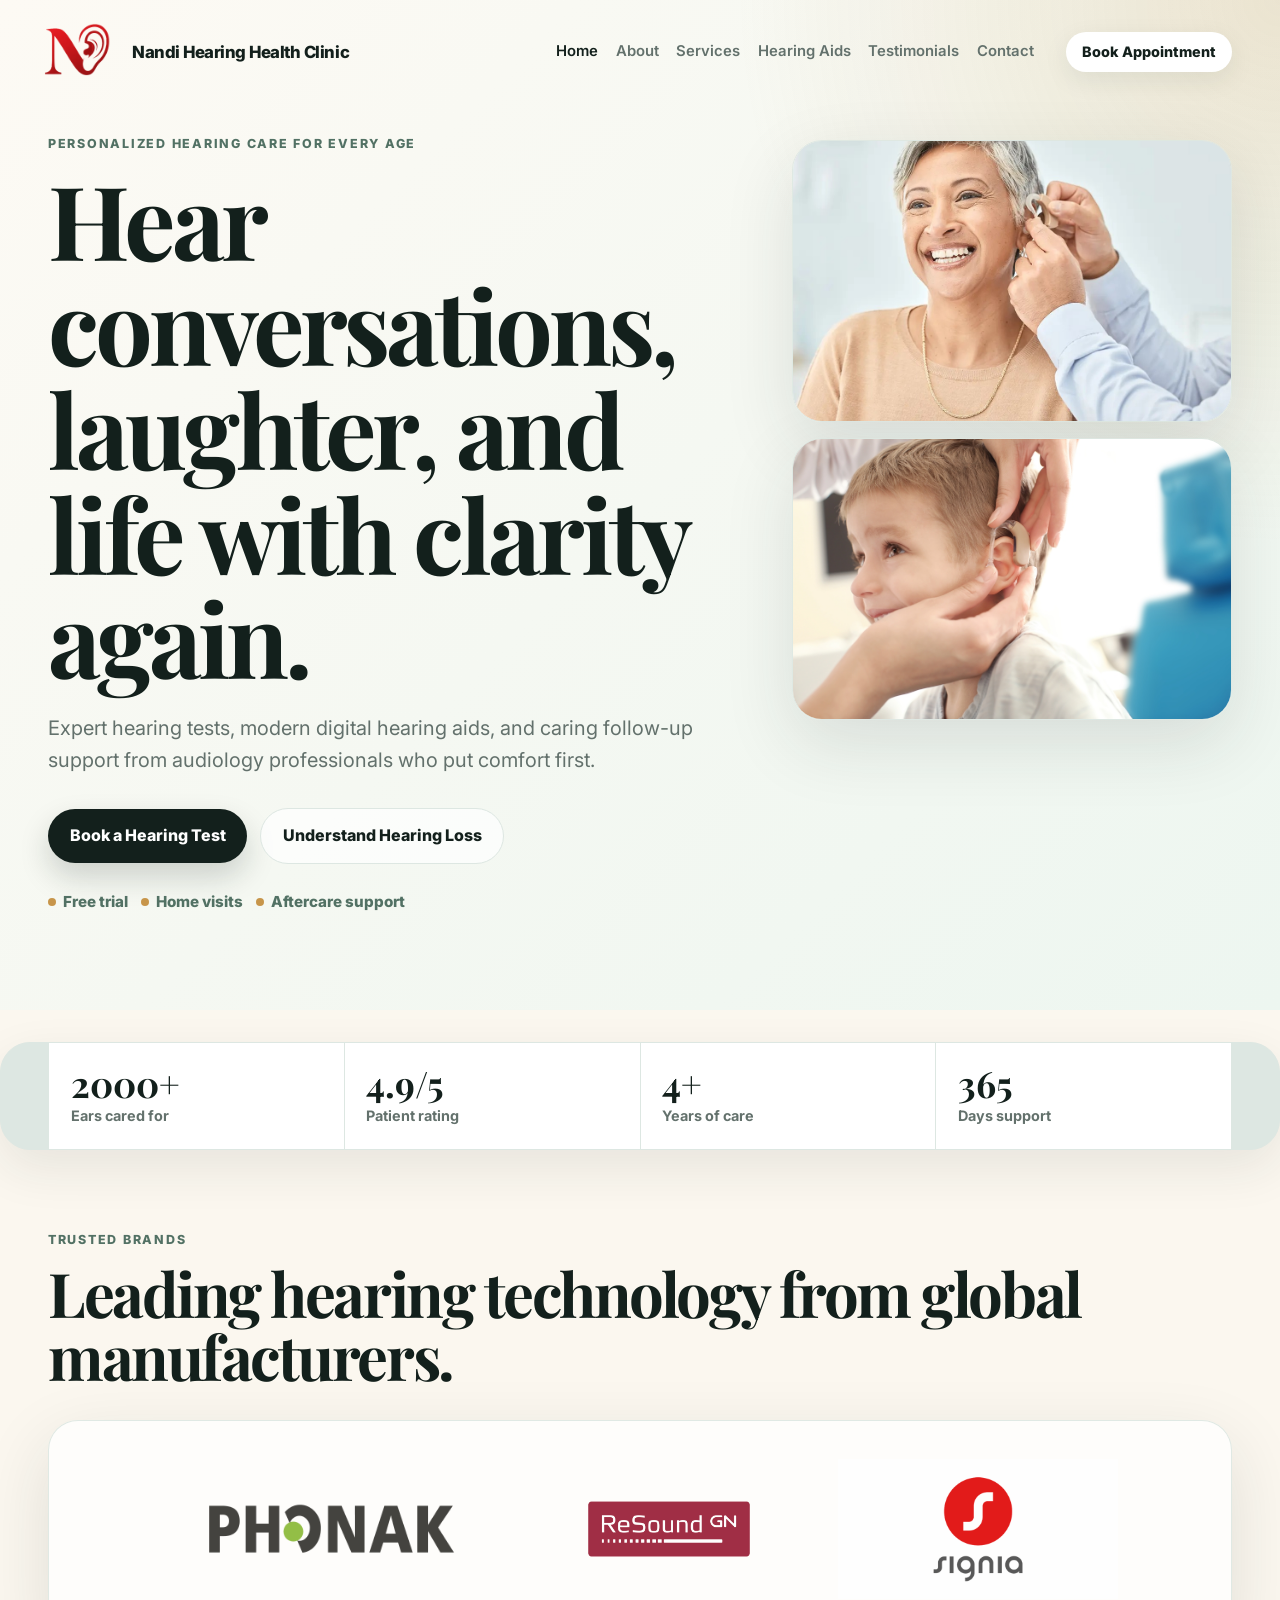
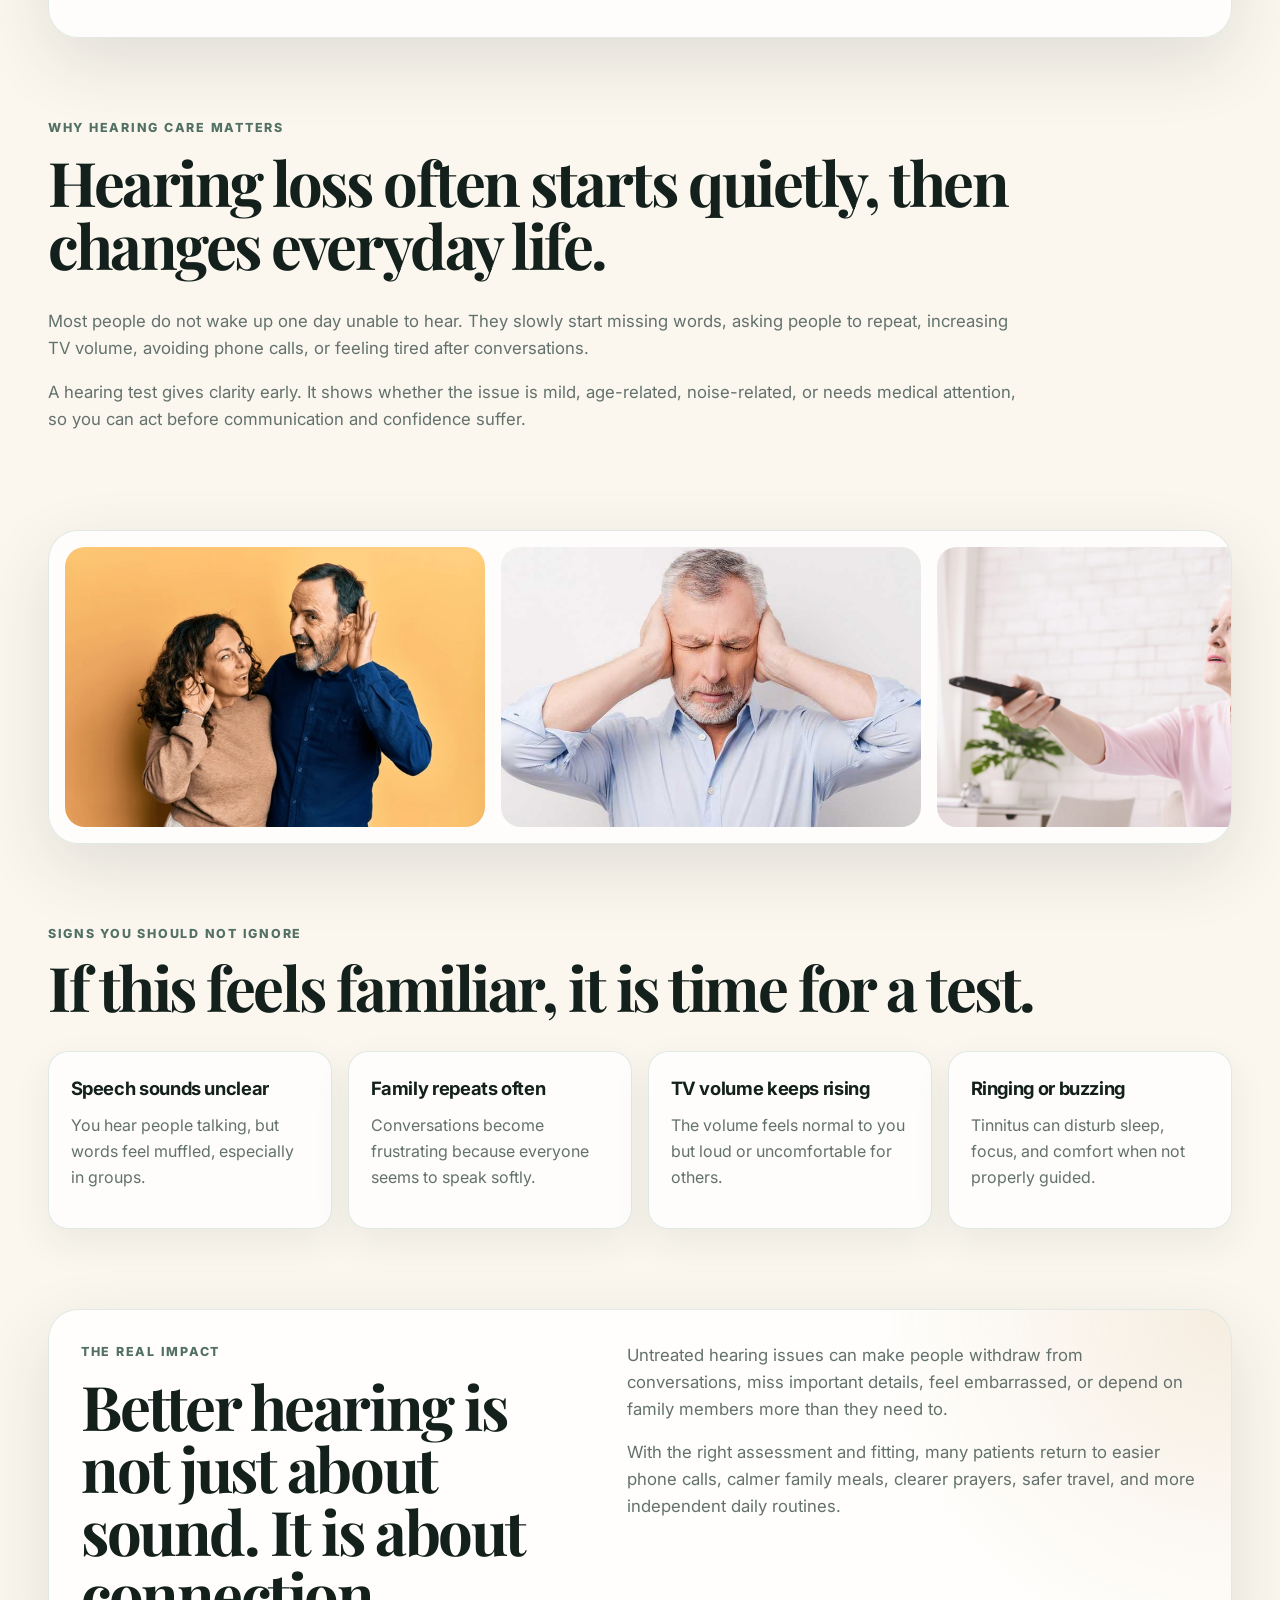
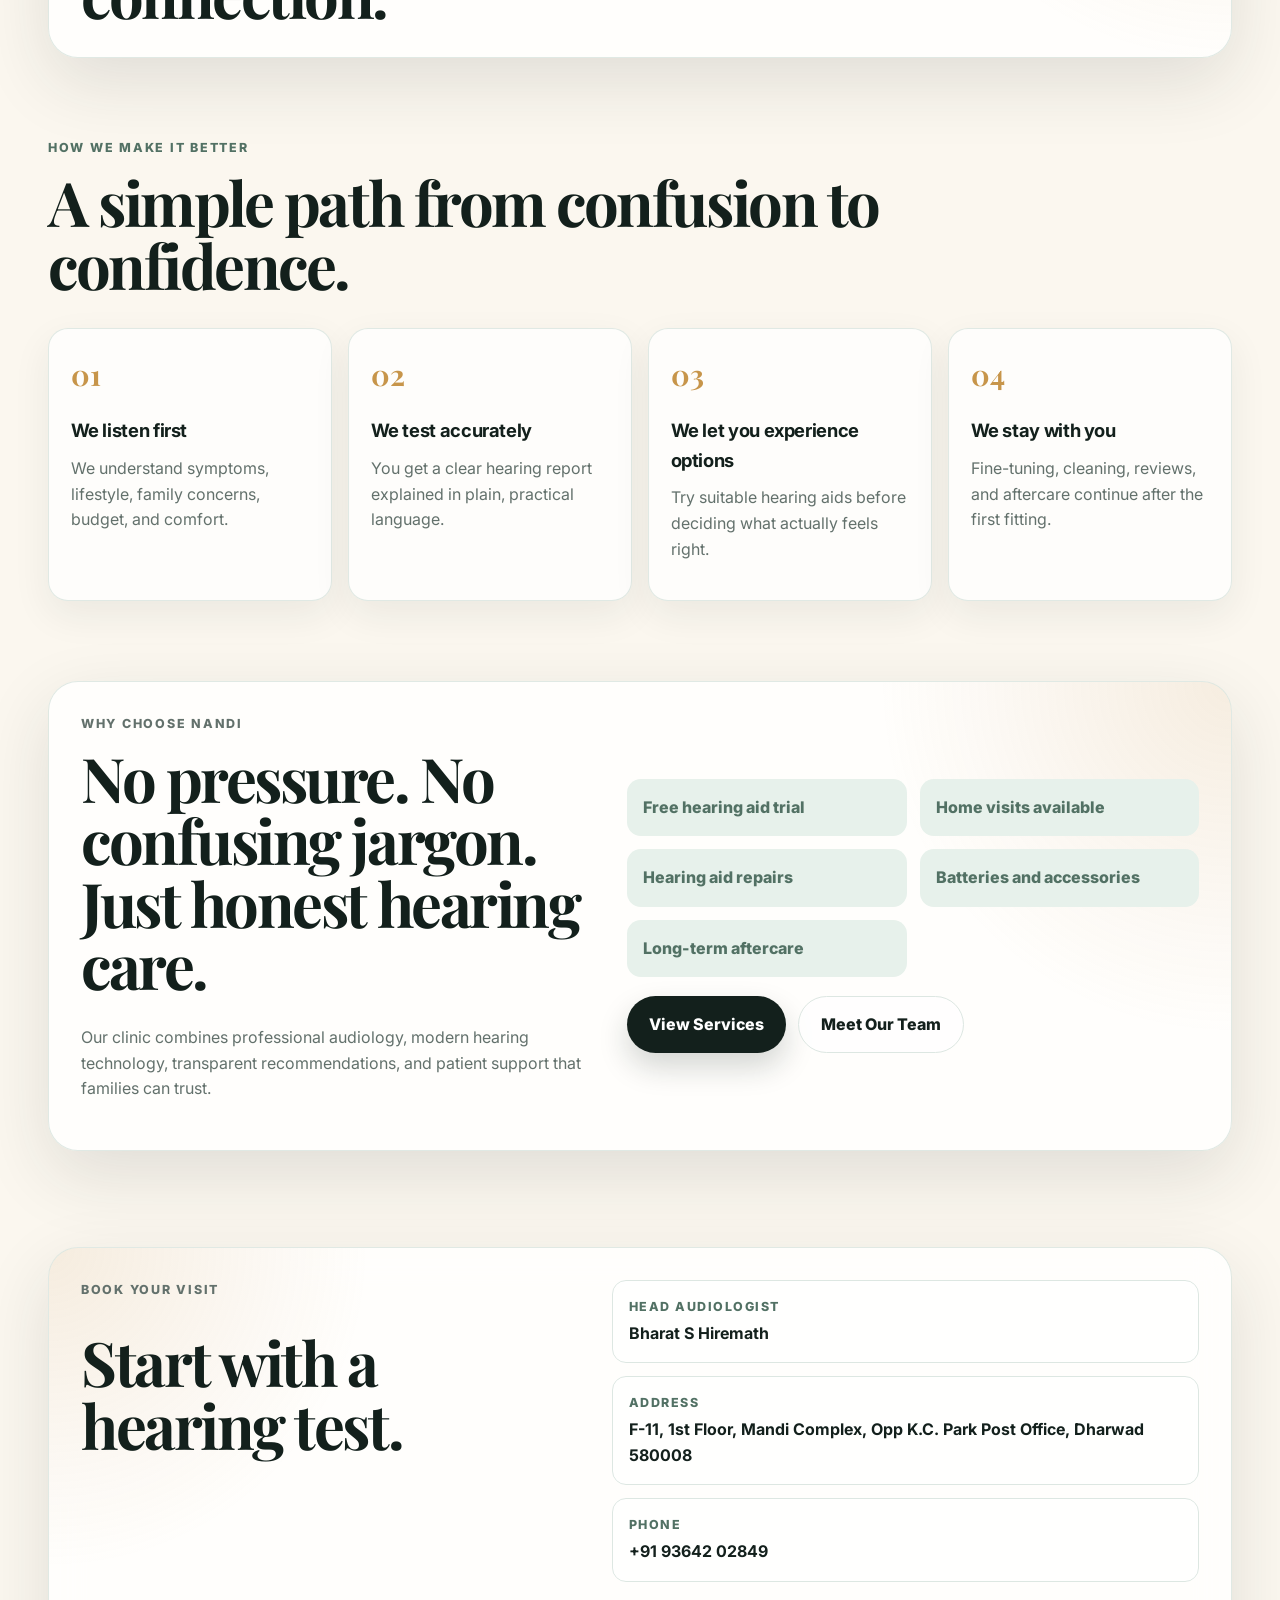
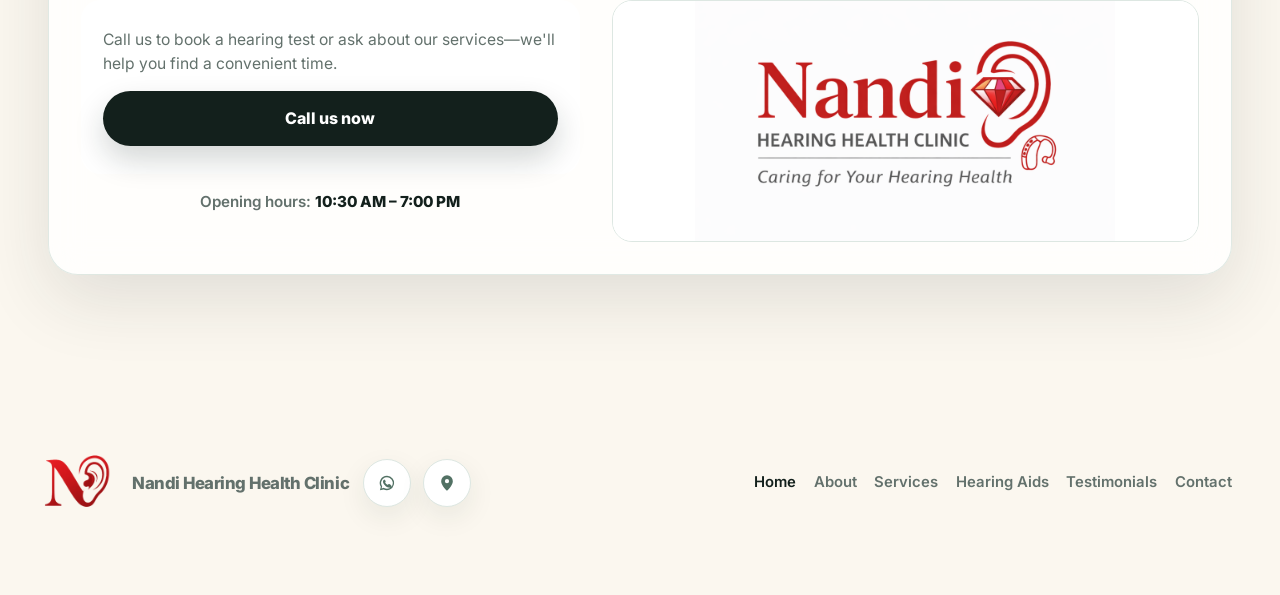
<file: index.html>
<!doctype html>
<html lang="en">

<head>
  <meta charset="UTF-8" />
  <meta name="viewport" content="width=device-width, initial-scale=1.0" />
  <meta name="description"
    content="Nandi Hearing Health Clinic in Dharwad offers hearing tests, digital hearing aids, tinnitus support, home visits, and caring aftercare for every age." />
  <title>Nandi Hearing Health Clinic | Caring for your Hearing Health</title>
  <link rel="preconnect" href="https://fonts.googleapis.com" />
  <link rel="preconnect" href="https://fonts.gstatic.com" crossorigin />
  <link
    href="https://fonts.googleapis.com/css2?family=Inter:wght@400;500;600;700;800&family=Playfair+Display:wght@600;700&display=swap"
    rel="stylesheet" />
  <link rel="stylesheet" href="styles.css?v=responsive-1" />
  <link rel="icon" href="photos/logo/logo.png" type="image/png" />
</head>

<body>
  <header class="site-header" id="home">
    <nav class="nav section" aria-label="Primary navigation">
      <a class="brand" href="./" aria-label="Nandi Hearing Health Clinic home">
        <img class="brand-mark" src="photos/logo/logo.png" alt="" width="120" height="120" />
        <span>Nandi Hearing Health Clinic</span>
      </a>
      <button class="nav-toggle" type="button" aria-expanded="false" aria-controls="site-nav" aria-label="Open menu">
        <span></span>
        <span></span>
        <span></span>
      </button>
      <div class="nav-links" id="site-nav">
        <a class="active" href="./">Home</a>
        <a href="about/">About</a>
        <a href="services/">Services</a>
        <a href="hearing-aids/">Hearing Aids</a>
        <a href="testimonials/">Testimonials</a>
        <a href="contact/">Contact</a>
      </div>
      <a class="nav-cta" href="tel:+919364202849">Book Appointment</a>
    </nav>

    <section class="hero section">
      <div class="hero-content">
        <p class="eyebrow">Personalized hearing care for every age</p>
        <h1>Hear conversations, laughter, and life with clarity again.</h1>
        <p class="hero-copy">
          Expert hearing tests, modern digital hearing aids, and caring follow-up support
          from audiology professionals who put comfort first.
        </p>
        <div class="hero-actions">
          <a class="button button-primary" href="tel:+919364202849">Book a Hearing Test</a>
          <a class="button button-secondary" href="#hearing-health">Understand Hearing Loss</a>
        </div>
        <div class="trust-row" aria-label="Clinic highlights">
          <span>Free trial</span>
          <span>Home visits</span>
          <span>Aftercare support</span>
        </div>
      </div>

      <div class="hero-aside" aria-label="Clinic photos">
        <figure class="hero-media">
          <img src="photos/home/Hearing.jpg" alt="Hearing care consultation" decoding="async" />
        </figure>
        <figure class="hero-media">
          <img src="photos/home/web-shutterstock_1069608050.jpg" alt="People enjoying clear conversation"
            decoding="async" />
        </figure>
      </div>
    </section>
  </header>

  <main>
    <section class="stats section" aria-label="Clinic statistics">
      <div>
        <strong>2000+</strong>
        <span>Ears cared for</span>
      </div>
      <div>
        <strong>4.9/5</strong>
        <span>Patient rating</span>
      </div>
      <div>
        <strong>4+</strong>
        <span>Years of care</span>
      </div>
      <div>
        <strong>365</strong>
        <span>Days support</span>
      </div>
    </section>

    <section class="section brands-section" aria-label="Hearing aid brands we work with">
      <div class="section-heading">
        <p class="eyebrow">Trusted brands</p>
        <h2>Leading hearing technology from global manufacturers.</h2>
      </div>
      <div class="brand-strip">
        <img src="photos/brands/Phonak_Logo.png" alt="Phonak" width="280" height="91" loading="lazy" />
        <img src="photos/brands/ReSound-Logo.png" alt="ReSound" width="280" height="91" loading="lazy" />
        <img src="photos/brands/signia_logo.jpeg" alt="Signia" width="280" height="91" loading="lazy" />
      </div>
    </section>

    <section class="section page-section" id="hearing-health">
      <div class="section-heading">
        <p class="eyebrow">Why hearing care matters</p>
        <h2>Hearing loss often starts quietly, then changes everyday life.</h2>
      </div>
      <div class="narrative-copy">
        <p>
          Most people do not wake up one day unable to hear. They slowly start missing
          words, asking people to repeat, increasing TV volume, avoiding phone calls, or
          feeling tired after conversations.
        </p>
        <p>
          A hearing test gives clarity early. It shows whether the issue is mild, age-related,
          noise-related, or needs medical attention, so you can act before communication and
          confidence suffer.
        </p>
      </div>
    </section>

    <section class="section page-section">
      <div class="auto-carousel" aria-label="Hearing care photo carousel">
        <div class="auto-carousel-track">
          <img src="photos/home/middle-age-hispanic-couple-wearing-600nw-2048239436.webp"
            alt="Couple wearing hearing aids together" />
          <img src="photos/home/man-with-hearing-sensitivity.jpg" alt="Person experiencing hearing sensitivity" />
          <img src="photos/home/TV-with-loud-volume-768x513s.jpg" alt="Television volume turned up too high" />
          <img src="photos/home/ringing%20voice.jpg" alt="Ringing or buzzing in the ears" />
          <img src="photos/home/360_F_343752658_lj6zbcYojlyU7h8uSBCTQdkk91PBKsbv.jpg"
            alt="Hearing health and awareness" />
          <img src="photos/home/middle-age-hispanic-couple-wearing-600nw-2048239436.webp" alt="" aria-hidden="true" />
          <img src="photos/home/man-with-hearing-sensitivity.jpg" alt="" aria-hidden="true" />
          <img src="photos/home/TV-with-loud-volume-768x513s.jpg" alt="" aria-hidden="true" />
          <img src="photos/home/ringing%20voice.jpg" alt="" aria-hidden="true" />
          <img src="photos/home/360_F_343752658_lj6zbcYojlyU7h8uSBCTQdkk91PBKsbv.jpg" alt="" aria-hidden="true" />
        </div>
      </div>
    </section>

    <section class="section page-section">
      <div class="section-heading">
        <p class="eyebrow">Signs you should not ignore</p>
        <h2>If this feels familiar, it is time for a test.</h2>
      </div>
      <div class="problem-grid">
        <article>
          <h3>Speech sounds unclear</h3>
          <p>You hear people talking, but words feel muffled, especially in groups.</p>
        </article>
        <article>
          <h3>Family repeats often</h3>
          <p>Conversations become frustrating because everyone seems to speak softly.</p>
        </article>
        <article>
          <h3>TV volume keeps rising</h3>
          <p>The volume feels normal to you but loud or uncomfortable for others.</p>
        </article>
        <article>
          <h3>Ringing or buzzing</h3>
          <p>Tinnitus can disturb sleep, focus, and comfort when not properly guided.</p>
        </article>
      </div>
    </section>

    <section class="section page-section">
      <div class="impact-card">
        <div>
          <p class="eyebrow">The real impact</p>
          <h2>Better hearing is not just about sound. It is about connection.</h2>
        </div>
        <div class="impact-copy">
          <p>
            Untreated hearing issues can make people withdraw from conversations, miss
            important details, feel embarrassed, or depend on family members more than they
            need to.
          </p>
          <p>
            With the right assessment and fitting, many patients return to easier phone
            calls, calmer family meals, clearer prayers, safer travel, and more independent
            daily routines.
          </p>
        </div>
      </div>
    </section>

    <section class="section page-section">
      <div class="section-heading">
        <p class="eyebrow">How we make it better</p>
        <h2>A simple path from confusion to confidence.</h2>
      </div>
      <div class="journey-grid">
        <article>
          <span>01</span>
          <h3>We listen first</h3>
          <p>We understand symptoms, lifestyle, family concerns, budget, and comfort.</p>
        </article>
        <article>
          <span>02</span>
          <h3>We test accurately</h3>
          <p>You get a clear hearing report explained in plain, practical language.</p>
        </article>
        <article>
          <span>03</span>
          <h3>We let you experience options</h3>
          <p>Try suitable hearing aids before deciding what actually feels right.</p>
        </article>
        <article>
          <span>04</span>
          <h3>We stay with you</h3>
          <p>Fine-tuning, cleaning, reviews, and aftercare continue after the first fitting.</p>
        </article>
      </div>
    </section>

    <section class="section page-section">
      <div class="home-cta">
        <div>
          <p class="eyebrow">Why choose Nandi</p>
          <h2>No pressure. No confusing jargon. Just honest hearing care.</h2>
          <p>
            Our clinic combines professional audiology, modern hearing technology, transparent
            recommendations, and patient support that families can trust.
          </p>
        </div>
        <div class="home-cta-side">
          <div class="why-list home-benefits">
            <span>Free hearing aid trial</span>
            <span>Home visits available</span>
            <span>Hearing aid repairs</span>
            <span>Batteries and accessories</span>
            <span>Long-term aftercare</span>
          </div>
          <div class="home-cta-links">
            <a class="button button-primary" href="services/">View Services</a>
            <a class="button button-secondary" href="about/">Meet Our Team</a>
          </div>
        </div>
      </div>
    </section>

    <section class="contact section" id="contact">
      <div class="contact-panel">
        <div class="contact-panel__lead">
          <p class="eyebrow">Book your visit</p>
          <h2>Start with a hearing test.</h2>
          <p>
          </p>
        </div>
        <div class="clinic-info">
          <div>
            <span>Head Audiologist</span>
            <strong>Bharat S Hiremath</strong>
          </div>
          <div>
            <span>Address</span>
            <strong>F-11, 1st Floor, Mandi Complex, Opp K.C. Park Post Office, Dharwad 580008</strong>
          </div>
          <div>
            <span>Phone</span>
            <strong><a href="tel:+919364202849">+91 93642 02849</a></strong>
          </div>
        </div>
        <div class="contact-panel__cta-stack">
          <div class="contact-call-cta">
            <p class="contact-call-cta__hint"> Call us to book a hearing test or ask about our services—we'll help you
              find a convenient time.
            </p>
            <a class="button button-primary contact-call-cta__btn" href="tel:+919364202849">Call us now</a>
          </div>
          <p class="contact-hours">Opening hours: <strong>10:30 AM – 7:00 PM</strong></p>
        </div>
        <div class="contact-photo">
          <img src="photos/logo/poster.webp" alt="Nandi Hearing Health Clinic hearing care poster" width="480"
            height="240" loading="lazy" />
        </div>
      </div>
    </section>
  </main>

  <footer class="footer">
    <div class="footer-brand">
      <a class="brand" href="./">
        <img class="brand-mark" src="photos/logo/logo.png" alt="" width="120" height="120" />
        <span>Nandi Hearing Health Clinic</span>
      </a>
      <div class="footer-brand-icons icon-links" aria-label="Contact us">
        <a href="https://wa.me/919364202849" target="_blank" rel="noreferrer" aria-label="WhatsApp">
          <svg viewBox="0 0 24 24" aria-hidden="true">
            <path
              d="M12 3.2A8.7 8.7 0 0 0 4.6 16.5L3.5 20.8l4.4-1.1A8.7 8.7 0 1 0 12 3.2Zm0 15.8a7 7 0 0 1-3.6-1l-.3-.2-2.6.7.7-2.5-.2-.3A7 7 0 1 1 12 19Zm4-5.2c-.2-.1-1.3-.7-1.5-.7s-.3-.1-.5.1-.6.7-.7.9-.3.2-.5.1a5.8 5.8 0 0 1-2.9-2.5c-.2-.3 0-.4.1-.6l.4-.5c.1-.2.1-.3 0-.5l-.7-1.6c-.2-.4-.3-.4-.5-.4h-.4c-.2 0-.5.1-.7.3-.3.3-.9.9-.9 2.1s.9 2.4 1 2.6c.1.2 1.8 2.8 4.4 3.9.6.3 1.1.4 1.5.5.6.2 1.2.1 1.6.1.5-.1 1.3-.5 1.5-1.1.2-.5.2-1 .1-1.1 0-.2-.2-.2-.4-.3Z" />
          </svg>
        </a>
        <a href="https://www.google.com/search?sca_esv=329b636961daedd2&amp;sxsrf=ANbL-n7UEyuGPYiP8LibcN6B_UWHxGf1Eg:1778841564408&amp;q=Nandi+Hearing+Health+Clinic&amp;si=AL3DRZGNtcdgKOqVhotcr-UG2kkYpwR2WO4qu3O00NmpwBmLnYh-MBgK6r3JSb_7pPasdNBf3IpiQdnf6ZTWlhOPQF0CysIoCIsLLjvF9m_OcBkJsQEiHB6d9CXgu1tKIDxrBu3wslUM&amp;sa=X&amp;sqi=2&amp;ved=2ahUKEwjIqrucjbuUAxV6LBAIHUN8BsAQ_coHegQINBAB&amp;biw=1646&amp;bih=860&amp;dpr=1.75"
          target="_blank" rel="noreferrer" aria-label="View location on Google">
          <svg viewBox="0 0 24 24" aria-hidden="true">
            <path
              d="M12 2.8a7 7 0 0 0-7 7c0 5.3 7 11.4 7 11.4s7-6.1 7-11.4a7 7 0 0 0-7-7Zm0 9.5a2.5 2.5 0 1 1 0-5 2.5 2.5 0 0 1 0 5Z" />
          </svg>
        </a>
      </div>
    </div>
    <div class="footer-links">
      <a class="active" href="./">Home</a>
      <a href="about/">About</a>
      <a href="services/">Services</a>
      <a href="hearing-aids/">Hearing Aids</a>
      <a href="testimonials/">Testimonials</a>
      <a href="contact/">Contact</a>
    </div>
  </footer>
  <script src="script.js"></script>
</body>

</html>
</file>
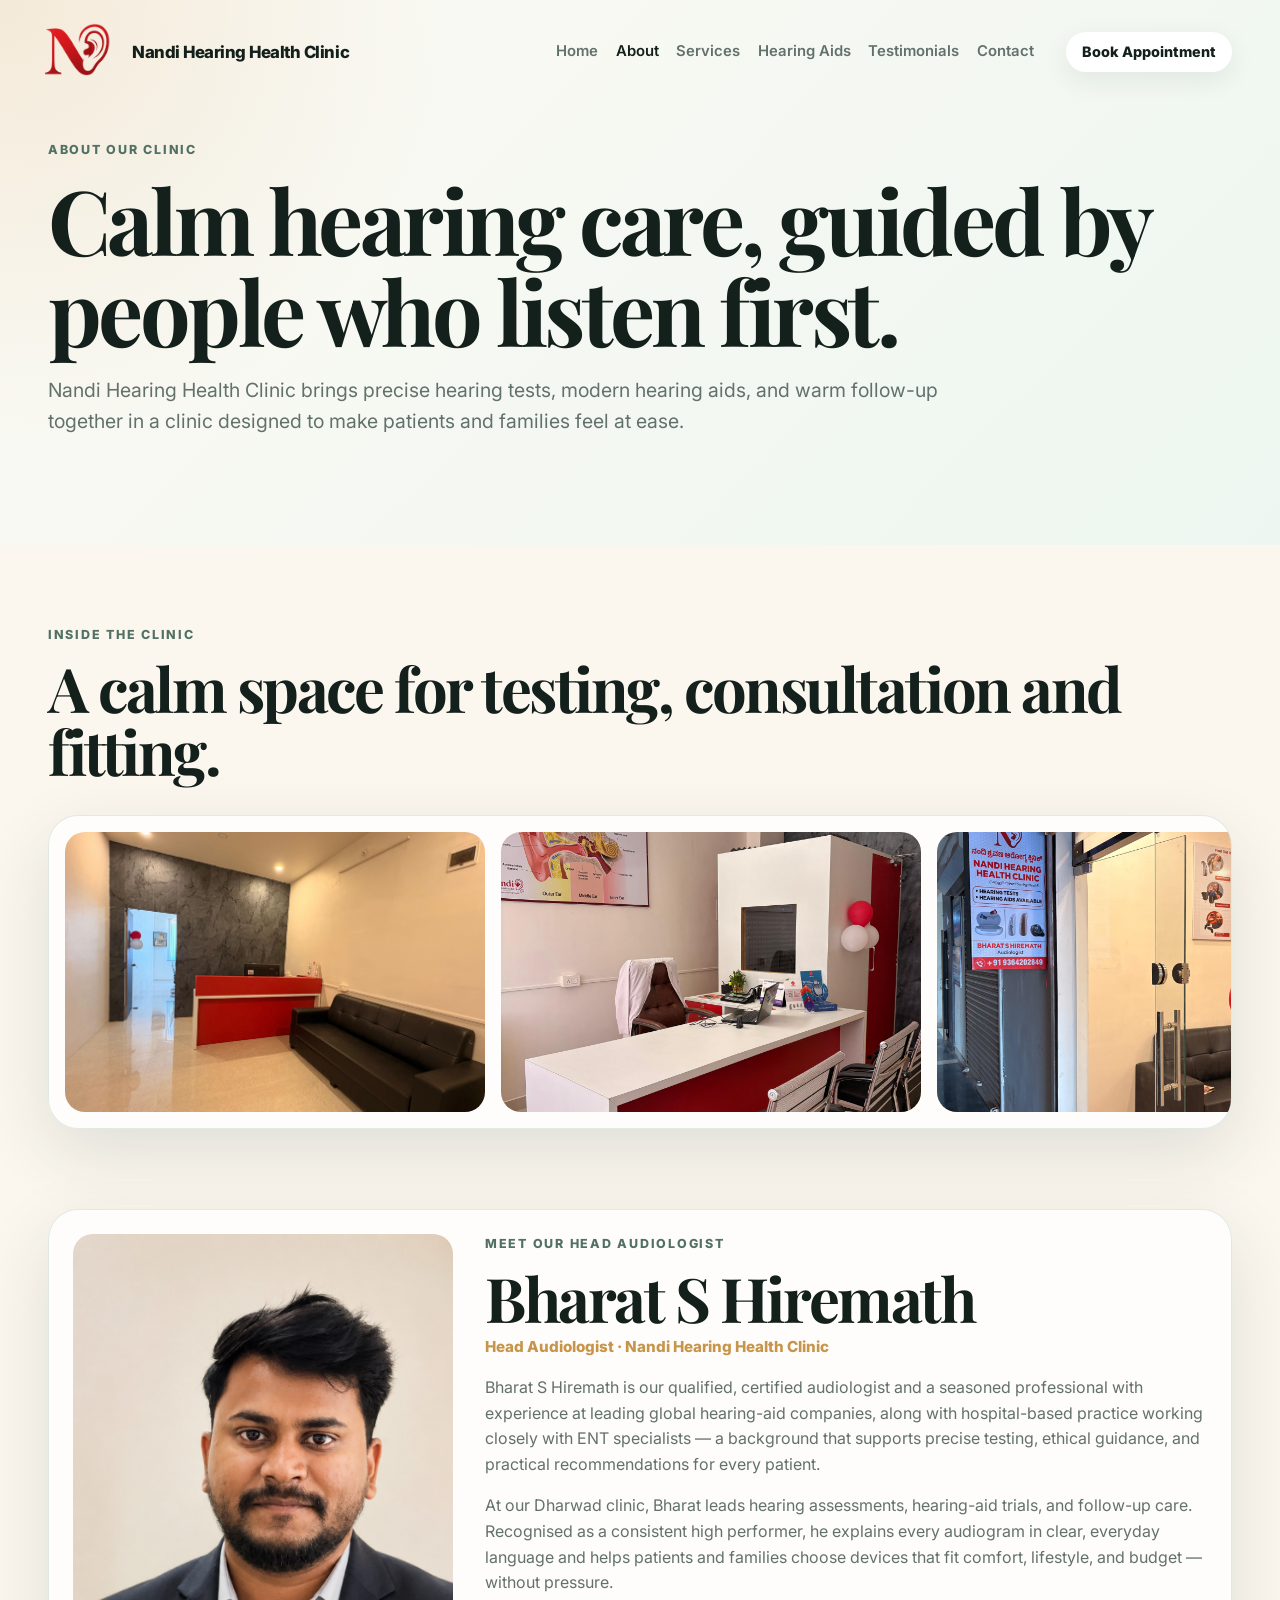
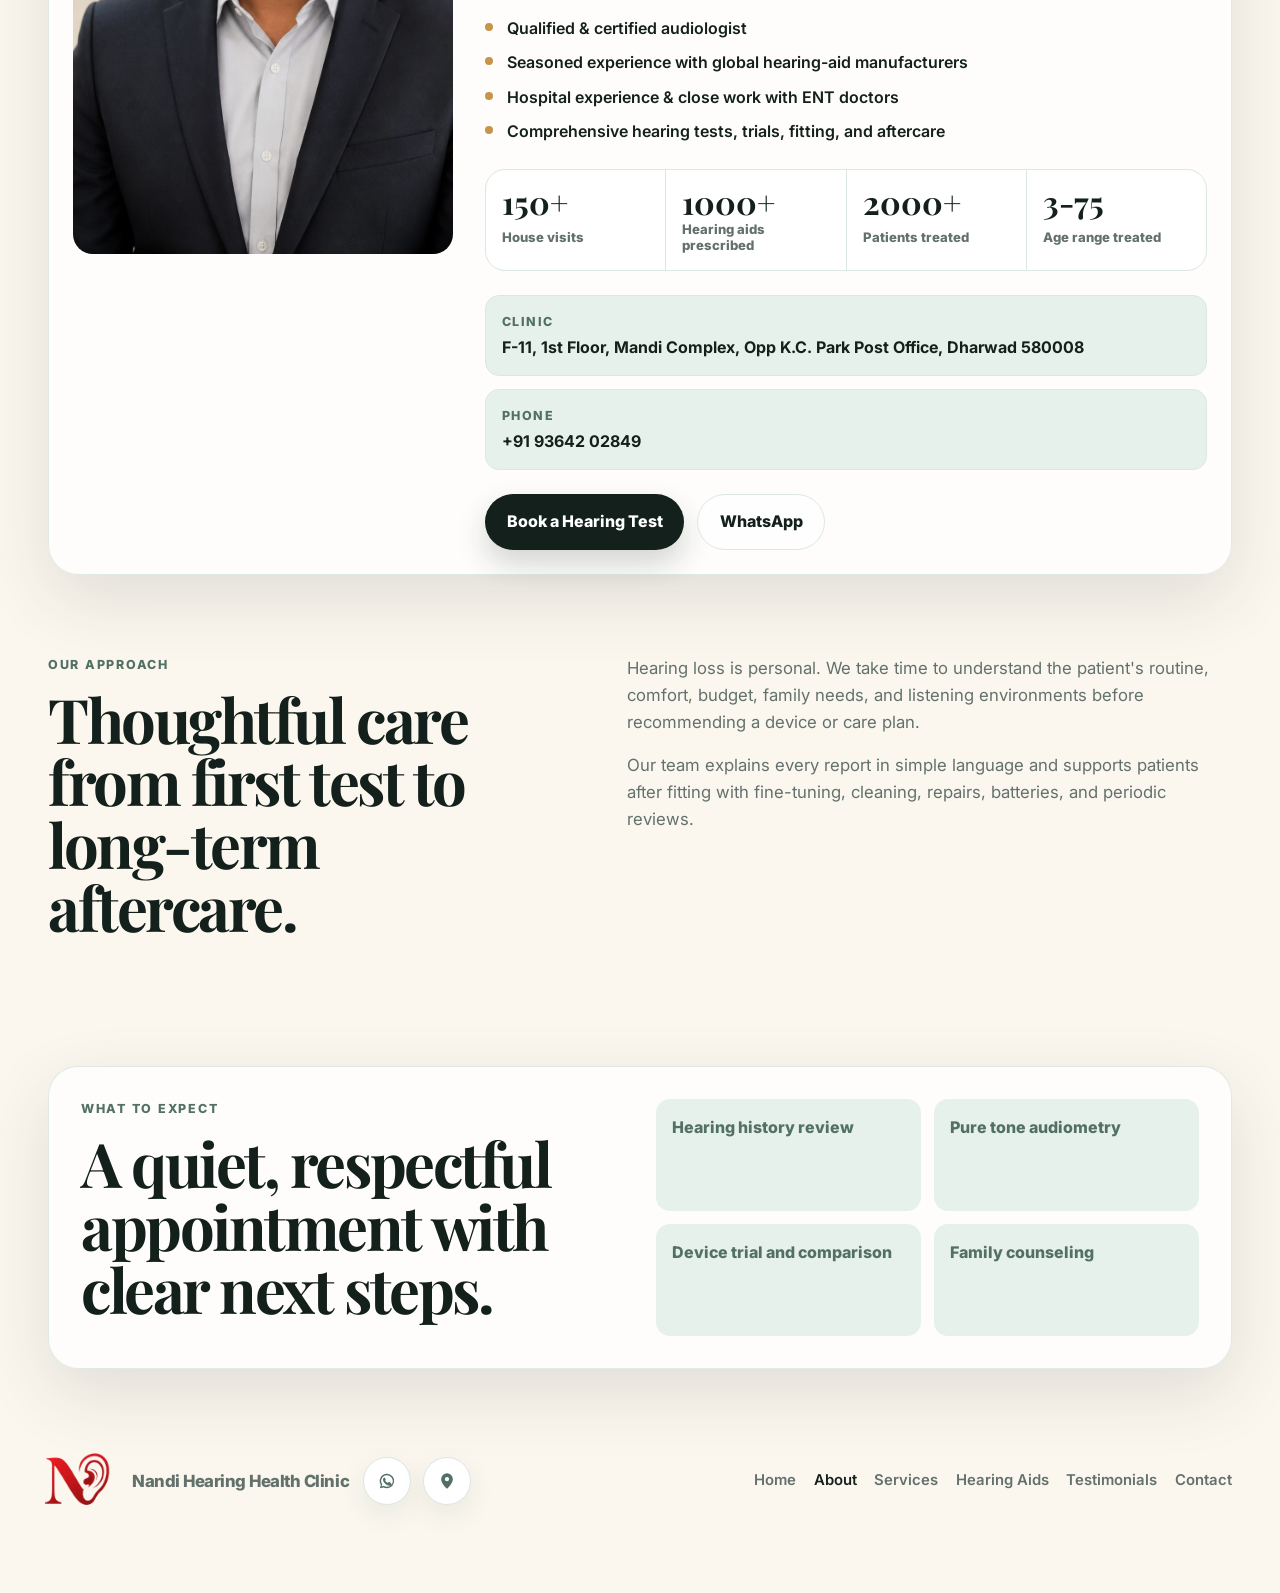
<file: about/index.html>
<!doctype html>
<html lang="en">

<head>
  <meta charset="UTF-8" />
  <meta name="viewport" content="width=device-width, initial-scale=1.0" />
  <meta name="description"
    content="Meet Bharat S Hiremath, head audiologist at Nandi Hearing Health Clinic in Dharwad — hearing tests, hearing aids, and patient-first care." />
  <title>About | Nandi Hearing Health Clinic</title>
  <link rel="preconnect" href="https://fonts.googleapis.com" />
  <link rel="preconnect" href="https://fonts.gstatic.com" crossorigin />
  <link
    href="https://fonts.googleapis.com/css2?family=Inter:wght@400;500;600;700;800&family=Playfair+Display:wght@600;700&display=swap"
    rel="stylesheet" />
  <link rel="stylesheet" href="../styles.css?v=responsive-1" />
  <link rel="icon" href="../photos/logo/logo.png" type="image/png" />
</head>

<body>
  <header class="page-header">
    <nav class="nav section" aria-label="Primary navigation">
      <a class="brand" href="../" aria-label="Nandi Hearing Health Clinic home">
        <img class="brand-mark" src="../photos/logo/logo.png" alt="" width="120" height="120" />
        <span>Nandi Hearing Health Clinic</span>
      </a>
      <button class="nav-toggle" type="button" aria-expanded="false" aria-controls="site-nav" aria-label="Open menu">
        <span></span>
        <span></span>
        <span></span>
      </button>
      <div class="nav-links" id="site-nav">
        <a href="../">Home</a>
        <a class="active" href="./">About</a>
        <a href="../services/">Services</a>
        <a href="../hearing-aids/">Hearing Aids</a>
        <a href="../testimonials/">Testimonials</a>
        <a href="../contact/">Contact</a>
      </div>
      <a class="nav-cta" href="tel:+919364202849">Book Appointment</a>
    </nav>

    <section class="page-hero section">
      <p class="eyebrow">About our clinic</p>
      <h1>Calm hearing care, guided by people who listen first.</h1>
      <p>
        Nandi Hearing Health Clinic brings precise hearing tests, modern hearing aids, and warm
        follow-up together in a clinic designed to make patients and families feel at ease.
      </p>
    </section>
  </header>

  <main>
    <section class="section page-section">
      <div class="section-heading">
        <p class="eyebrow">Inside the clinic</p>
        <h2>A calm space for testing, consultation and fitting.</h2>
      </div>
      <div class="auto-carousel" aria-label="Clinic photo carousel">
        <div class="auto-carousel-track">
          <img src="../photos/clinic/reception.jpg" alt="Reception at Nandi Hearing Health Clinic" />
          <img src="../photos/clinic/cabin.jpeg" alt="Audiology consultation cabin" />
          <img src="../photos/clinic/entrance.jpeg" alt="Clinic entrance" />
          <img src="../photos/clinic/building.jpeg" alt="Clinic building" />
          <img src="../photos/clinic/outside.jpeg" alt="Outside view of the clinic" />
          <img src="../photos/clinic/reception.jpg" alt="" aria-hidden="true" />
          <img src="../photos/clinic/cabin.jpeg" alt="" aria-hidden="true" />
          <img src="../photos/clinic/entrance.jpeg" alt="" aria-hidden="true" />
          <img src="../photos/clinic/building.jpeg" alt="" aria-hidden="true" />
          <img src="../photos/clinic/outside.jpeg" alt="" aria-hidden="true" />
        </div>
      </div>
    </section>

    <section class="section page-section" id="audiologist">
      <article class="audiologist-profile">
        <div class="audiologist-profile-media">
          <img src="../photos/audiologist/Audiologist.jpeg"
            alt="Nandi Hearing Health Clinic — Bharat S Hiremath, Head Audiologist" width="520" height="620"
            loading="lazy" />
        </div>
        <div class="audiologist-profile-copy">
          <p class="eyebrow">Meet our head audiologist</p>
          <h2>Bharat S Hiremath</h2>
          <p class="audiologist-title">Head Audiologist · Nandi Hearing Health Clinic</p>
          <p>
            Bharat S Hiremath is our qualified, certified audiologist and a seasoned professional
            with experience at leading
            global hearing-aid companies, along with hospital-based practice working closely
            with ENT specialists — a background that supports precise testing, ethical
            guidance, and practical recommendations for every patient.
          </p>
          <p>
            At our Dharwad clinic, Bharat leads hearing assessments, hearing-aid trials, and
            follow-up care. Recognised as a consistent high performer, he explains every
            audiogram in clear, everyday language and helps patients and families choose
            devices that fit comfort, lifestyle, and budget — without pressure.
          </p>
          <ul class="audiologist-highlights">
            <li>Qualified & certified audiologist</li>
            <li>Seasoned experience with global hearing-aid manufacturers</li>
            <li>Hospital experience & close work with ENT doctors</li>
            <li>Comprehensive hearing tests, trials, fitting, and aftercare</li>
          </ul>
          <div class="audiologist-stats" aria-label="Audiologist care statistics">
            <div>
              <strong>150+</strong>
              <span>House visits</span>
            </div>
            <div>
              <strong>1000+</strong>
              <span>Hearing aids prescribed</span>
            </div>
            <div>
              <strong>2000+</strong>
              <span>Patients treated</span>
            </div>
            <div>
              <strong>3-75</strong>
              <span>Age range treated</span>
            </div>
          </div>
          <div class="audiologist-meta">
            <div>
              <span>Clinic</span>
              <strong>F-11, 1st Floor, Mandi Complex, Opp K.C. Park Post Office, Dharwad 580008</strong>
            </div>
            <div>
              <span>Phone</span>
              <strong><a href="tel:+919364202849">+91 93642 02849</a></strong>
            </div>
          </div>
          <div class="audiologist-actions">
            <a class="button button-primary" href="tel:+919364202849">Book a Hearing Test</a>
            <a class="button button-secondary" href="https://wa.me/919364202849" target="_blank" rel="noreferrer">
              WhatsApp
            </a>
          </div>
        </div>
      </article>
    </section>

    <section class="split section page-section">
      <div>
        <p class="eyebrow">Our approach</p>
        <h2>Thoughtful care from first test to long-term aftercare.</h2>
      </div>
      <div class="split-copy">
        <p>
          Hearing loss is personal. We take time to understand the patient's routine,
          comfort, budget, family needs, and listening environments before recommending a
          device or care plan.
        </p>
        <p>
          Our team explains every report in simple language and supports patients after
          fitting with fine-tuning, cleaning, repairs, batteries, and periodic reviews.
        </p>
      </div>
    </section>

    <section class="section page-section compact-section">
      <div class="why-card">
        <div>
          <p class="eyebrow">What to expect</p>
          <h2>A quiet, respectful appointment with clear next steps.</h2>
        </div>
        <div class="why-list">
          <span>Hearing history review</span>
          <span>Pure tone audiometry</span>
          <span>Device trial and comparison</span>
          <span>Family counseling</span>
        </div>
      </div>
    </section>
  </main>

  <footer class="footer">
    <div class="footer-brand">
      <a class="brand" href="../">
        <img class="brand-mark" src="../photos/logo/logo.png" alt="" width="120" height="120" />
        <span>Nandi Hearing Health Clinic</span>
      </a>
      <div class="footer-brand-icons icon-links" aria-label="Contact us">
        <a href="https://wa.me/919364202849" target="_blank" rel="noreferrer" aria-label="WhatsApp">
          <svg viewBox="0 0 24 24" aria-hidden="true">
            <path
              d="M12 3.2A8.7 8.7 0 0 0 4.6 16.5L3.5 20.8l4.4-1.1A8.7 8.7 0 1 0 12 3.2Zm0 15.8a7 7 0 0 1-3.6-1l-.3-.2-2.6.7.7-2.5-.2-.3A7 7 0 1 1 12 19Zm4-5.2c-.2-.1-1.3-.7-1.5-.7s-.3-.1-.5.1-.6.7-.7.9-.3.2-.5.1a5.8 5.8 0 0 1-2.9-2.5c-.2-.3 0-.4.1-.6l.4-.5c.1-.2.1-.3 0-.5l-.7-1.6c-.2-.4-.3-.4-.5-.4h-.4c-.2 0-.5.1-.7.3-.3.3-.9.9-.9 2.1s.9 2.4 1 2.6c.1.2 1.8 2.8 4.4 3.9.6.3 1.1.4 1.5.5.6.2 1.2.1 1.6.1.5-.1 1.3-.5 1.5-1.1.2-.5.2-1 .1-1.1 0-.2-.2-.2-.4-.3Z" />
          </svg>
        </a>
        <a href="https://www.google.com/search?sca_esv=329b636961daedd2&amp;sxsrf=ANbL-n7UEyuGPYiP8LibcN6B_UWHxGf1Eg:1778841564408&amp;q=Nandi+Hearing+Health+Clinic&amp;si=AL3DRZGNtcdgKOqVhotcr-UG2kkYpwR2WO4qu3O00NmpwBmLnYh-MBgK6r3JSb_7pPasdNBf3IpiQdnf6ZTWlhOPQF0CysIoCIsLLjvF9m_OcBkJsQEiHB6d9CXgu1tKIDxrBu3wslUM&amp;sa=X&amp;sqi=2&amp;ved=2ahUKEwjIqrucjbuUAxV6LBAIHUN8BsAQ_coHegQINBAB&amp;biw=1646&amp;bih=860&amp;dpr=1.75"
          target="_blank" rel="noreferrer" aria-label="View location on Google">
          <svg viewBox="0 0 24 24" aria-hidden="true">
            <path
              d="M12 2.8a7 7 0 0 0-7 7c0 5.3 7 11.4 7 11.4s7-6.1 7-11.4a7 7 0 0 0-7-7Zm0 9.5a2.5 2.5 0 1 1 0-5 2.5 2.5 0 0 1 0 5Z" />
          </svg>
        </a>
      </div>
    </div>
    <div class="footer-links">
      <a href="../">Home</a>
      <a class="active" href="./">About</a>
      <a href="../services/">Services</a>
      <a href="../hearing-aids/">Hearing Aids</a>
      <a href="../testimonials/">Testimonials</a>
      <a href="../contact/">Contact</a>
    </div>
  </footer>
  <script src="../script.js"></script>
</body>

</html>
</file>
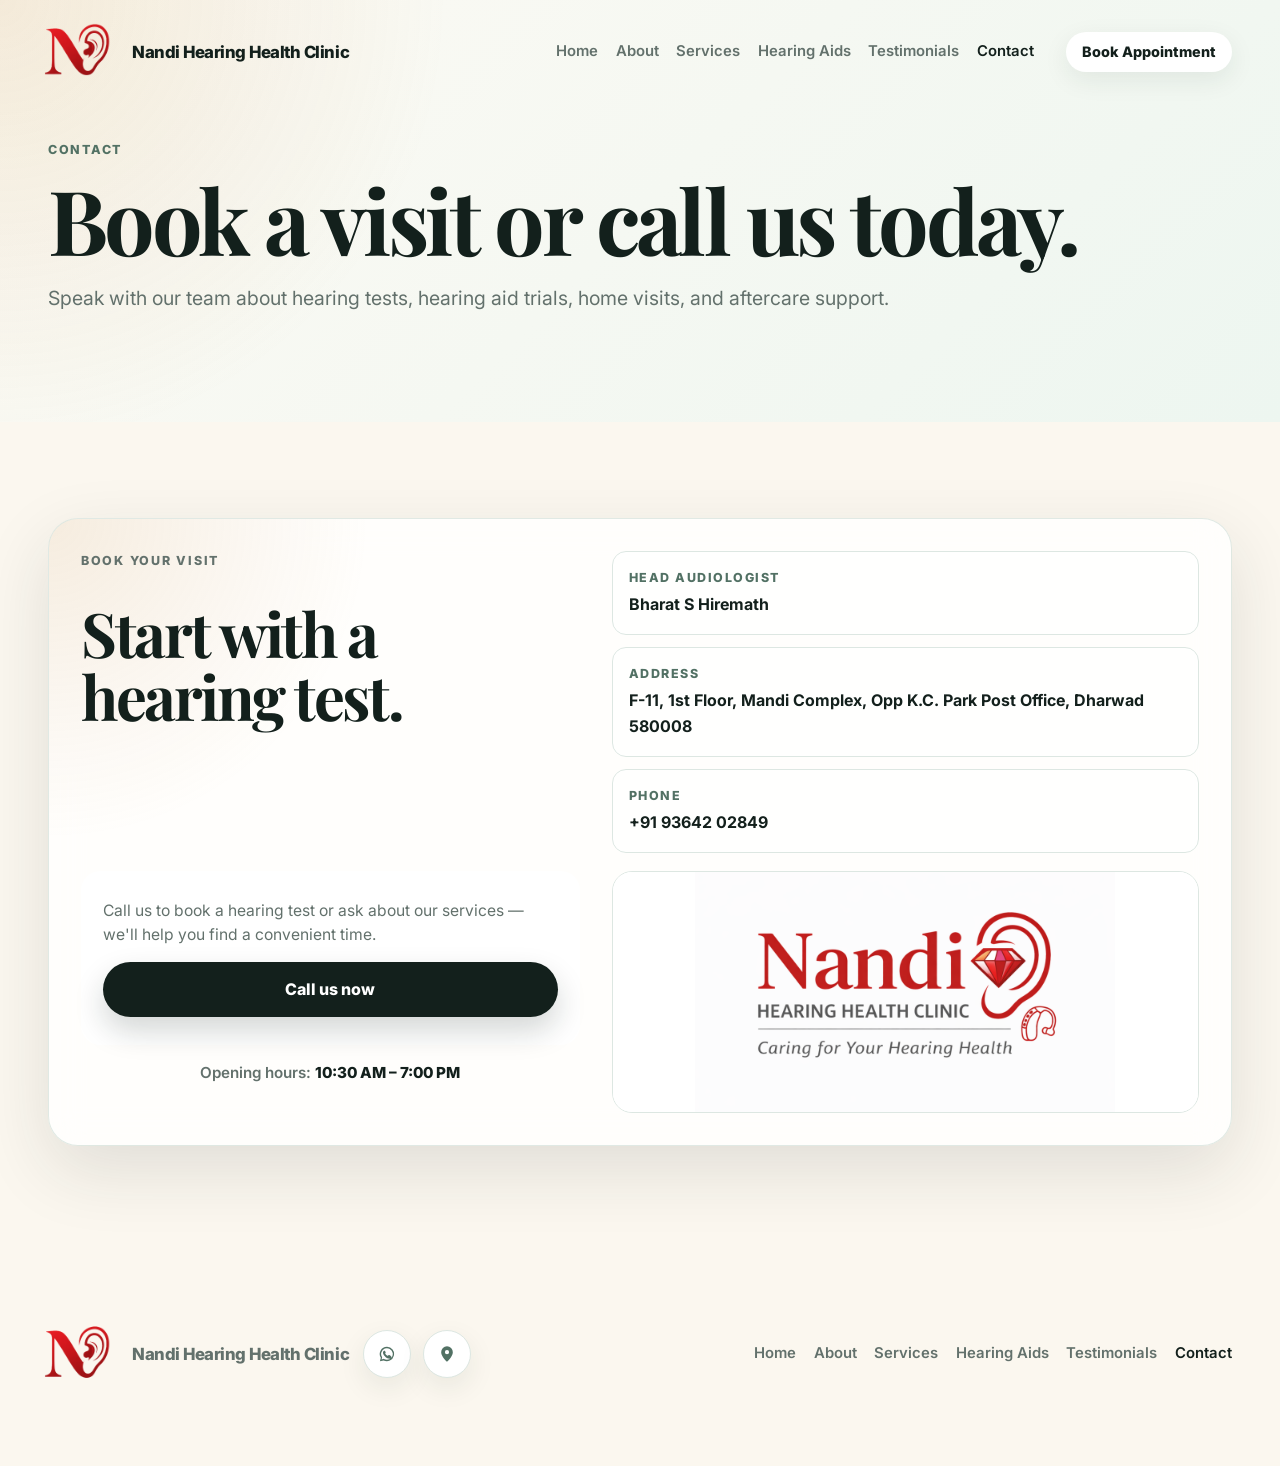
<file: contact/index.html>
<!doctype html>
<html lang="en">

<head>
  <meta charset="UTF-8" />
  <meta name="viewport" content="width=device-width, initial-scale=1.0" />
  <meta name="description"
    content="Contact Nandi Hearing Health Clinic in Dharwad—call to book a hearing test or learn about our services." />
  <title>Contact | Nandi Hearing Health Clinic</title>
  <link rel="preconnect" href="https://fonts.googleapis.com" />
  <link rel="preconnect" href="https://fonts.gstatic.com" crossorigin />
  <link
    href="https://fonts.googleapis.com/css2?family=Inter:wght@400;500;600;700;800&family=Playfair+Display:wght@600;700&display=swap"
    rel="stylesheet" />
  <link rel="stylesheet" href="../styles.css?v=responsive-1" />
  <link rel="icon" href="../photos/logo/logo.png" type="image/png" />
</head>

<body>
  <header class="page-header">
    <nav class="nav section" aria-label="Primary navigation">
      <a class="brand" href="../" aria-label="Nandi Hearing Health Clinic home">
        <img class="brand-mark" src="../photos/logo/logo.png" alt="" width="120" height="120" />
        <span>Nandi Hearing Health Clinic</span>
      </a>
      <button class="nav-toggle" type="button" aria-expanded="false" aria-controls="site-nav" aria-label="Open menu">
        <span></span>
        <span></span>
        <span></span>
      </button>
      <div class="nav-links" id="site-nav">
        <a href="../">Home</a>
        <a href="../about/">About</a>
        <a href="../services/">Services</a>
        <a href="../hearing-aids/">Hearing Aids</a>
        <a href="../testimonials/">Testimonials</a>
        <a class="active" href="./">Contact</a>
      </div>
      <a class="nav-cta" href="tel:+919364202849">Book Appointment</a>
    </nav>

    <section class="page-hero section">
      <p class="eyebrow">Contact</p>
      <h1>Book a visit or call us today.</h1>
      <p>
        Speak with our team about hearing tests, hearing aid trials, home visits, and
        aftercare support.
      </p>
    </section>
  </header>

  <main>
    <section class="contact section page-section" id="contact">
      <div class="contact-panel">
        <div class="contact-panel__lead">
          <p class="eyebrow">Book your visit</p>
          <h2>Start with a hearing test.</h2>

        </div>
        <div class="clinic-info">
          <div>
            <span>Head Audiologist</span>
            <strong>Bharat S Hiremath</strong>
          </div>
          <div>
            <span>Address</span>
            <strong>F-11, 1st Floor, Mandi Complex, Opp K.C. Park Post Office, Dharwad 580008</strong>
          </div>
          <div>
            <span>Phone</span>
            <strong><a href="tel:+919364202849">+91 93642 02849</a></strong>
          </div>
        </div>
        <div class="contact-panel__cta-stack">
          <div class="contact-call-cta">
            <p class="contact-call-cta__hint"> Call us to book a hearing test or ask about our services — we'll help you
              find a convenient time.
            </p>
            <a class="button button-primary contact-call-cta__btn" href="tel:+919364202849">Call us now</a>
          </div>
<p class="contact-hours">Opening hours: <strong>10:30 AM – 7:00 PM</strong></p>
        </div>
        <div class="contact-photo">
          <img src="../photos/logo/poster.webp" alt="Nandi Hearing Health Clinic hearing care poster" width="480"
            height="240" loading="lazy" />
        </div>
      </div>
    </section>
  </main>

  <footer class="footer">
    <div class="footer-brand">
      <a class="brand" href="../">
        <img class="brand-mark" src="../photos/logo/logo.png" alt="" width="120" height="120" />
        <span>Nandi Hearing Health Clinic</span>
      </a>
      <div class="footer-brand-icons icon-links" aria-label="Contact us">
        <a href="https://wa.me/919364202849" target="_blank" rel="noreferrer" aria-label="WhatsApp">
          <svg viewBox="0 0 24 24" aria-hidden="true">
            <path
              d="M12 3.2A8.7 8.7 0 0 0 4.6 16.5L3.5 20.8l4.4-1.1A8.7 8.7 0 1 0 12 3.2Zm0 15.8a7 7 0 0 1-3.6-1l-.3-.2-2.6.7.7-2.5-.2-.3A7 7 0 1 1 12 19Zm4-5.2c-.2-.1-1.3-.7-1.5-.7s-.3-.1-.5.1-.6.7-.7.9-.3.2-.5.1a5.8 5.8 0 0 1-2.9-2.5c-.2-.3 0-.4.1-.6l.4-.5c.1-.2.1-.3 0-.5l-.7-1.6c-.2-.4-.3-.4-.5-.4h-.4c-.2 0-.5.1-.7.3-.3.3-.9.9-.9 2.1s.9 2.4 1 2.6c.1.2 1.8 2.8 4.4 3.9.6.3 1.1.4 1.5.5.6.2 1.2.1 1.6.1.5-.1 1.3-.5 1.5-1.1.2-.5.2-1 .1-1.1 0-.2-.2-.2-.4-.3Z" />
          </svg>
        </a>
        <a href="https://www.google.com/search?sca_esv=329b636961daedd2&amp;sxsrf=ANbL-n7UEyuGPYiP8LibcN6B_UWHxGf1Eg:1778841564408&amp;q=Nandi+Hearing+Health+Clinic&amp;si=AL3DRZGNtcdgKOqVhotcr-UG2kkYpwR2WO4qu3O00NmpwBmLnYh-MBgK6r3JSb_7pPasdNBf3IpiQdnf6ZTWlhOPQF0CysIoCIsLLjvF9m_OcBkJsQEiHB6d9CXgu1tKIDxrBu3wslUM&amp;sa=X&amp;sqi=2&amp;ved=2ahUKEwjIqrucjbuUAxV6LBAIHUN8BsAQ_coHegQINBAB&amp;biw=1646&amp;bih=860&amp;dpr=1.75" target="_blank" rel="noreferrer" aria-label="View location on Google">
          <svg viewBox="0 0 24 24" aria-hidden="true">
            <path
              d="M12 2.8a7 7 0 0 0-7 7c0 5.3 7 11.4 7 11.4s7-6.1 7-11.4a7 7 0 0 0-7-7Zm0 9.5a2.5 2.5 0 1 1 0-5 2.5 2.5 0 0 1 0 5Z" />
          </svg>
        </a>
      </div>
    </div>
    <div class="footer-links">
      <a href="../">Home</a>
      <a href="../about/">About</a>
      <a href="../services/">Services</a>
      <a href="../hearing-aids/">Hearing Aids</a>
      <a href="../testimonials/">Testimonials</a>
      <a class="active" href="./">Contact</a>
    </div>
  </footer>
  <script src="../script.js"></script>
</body>

</html>
</file>
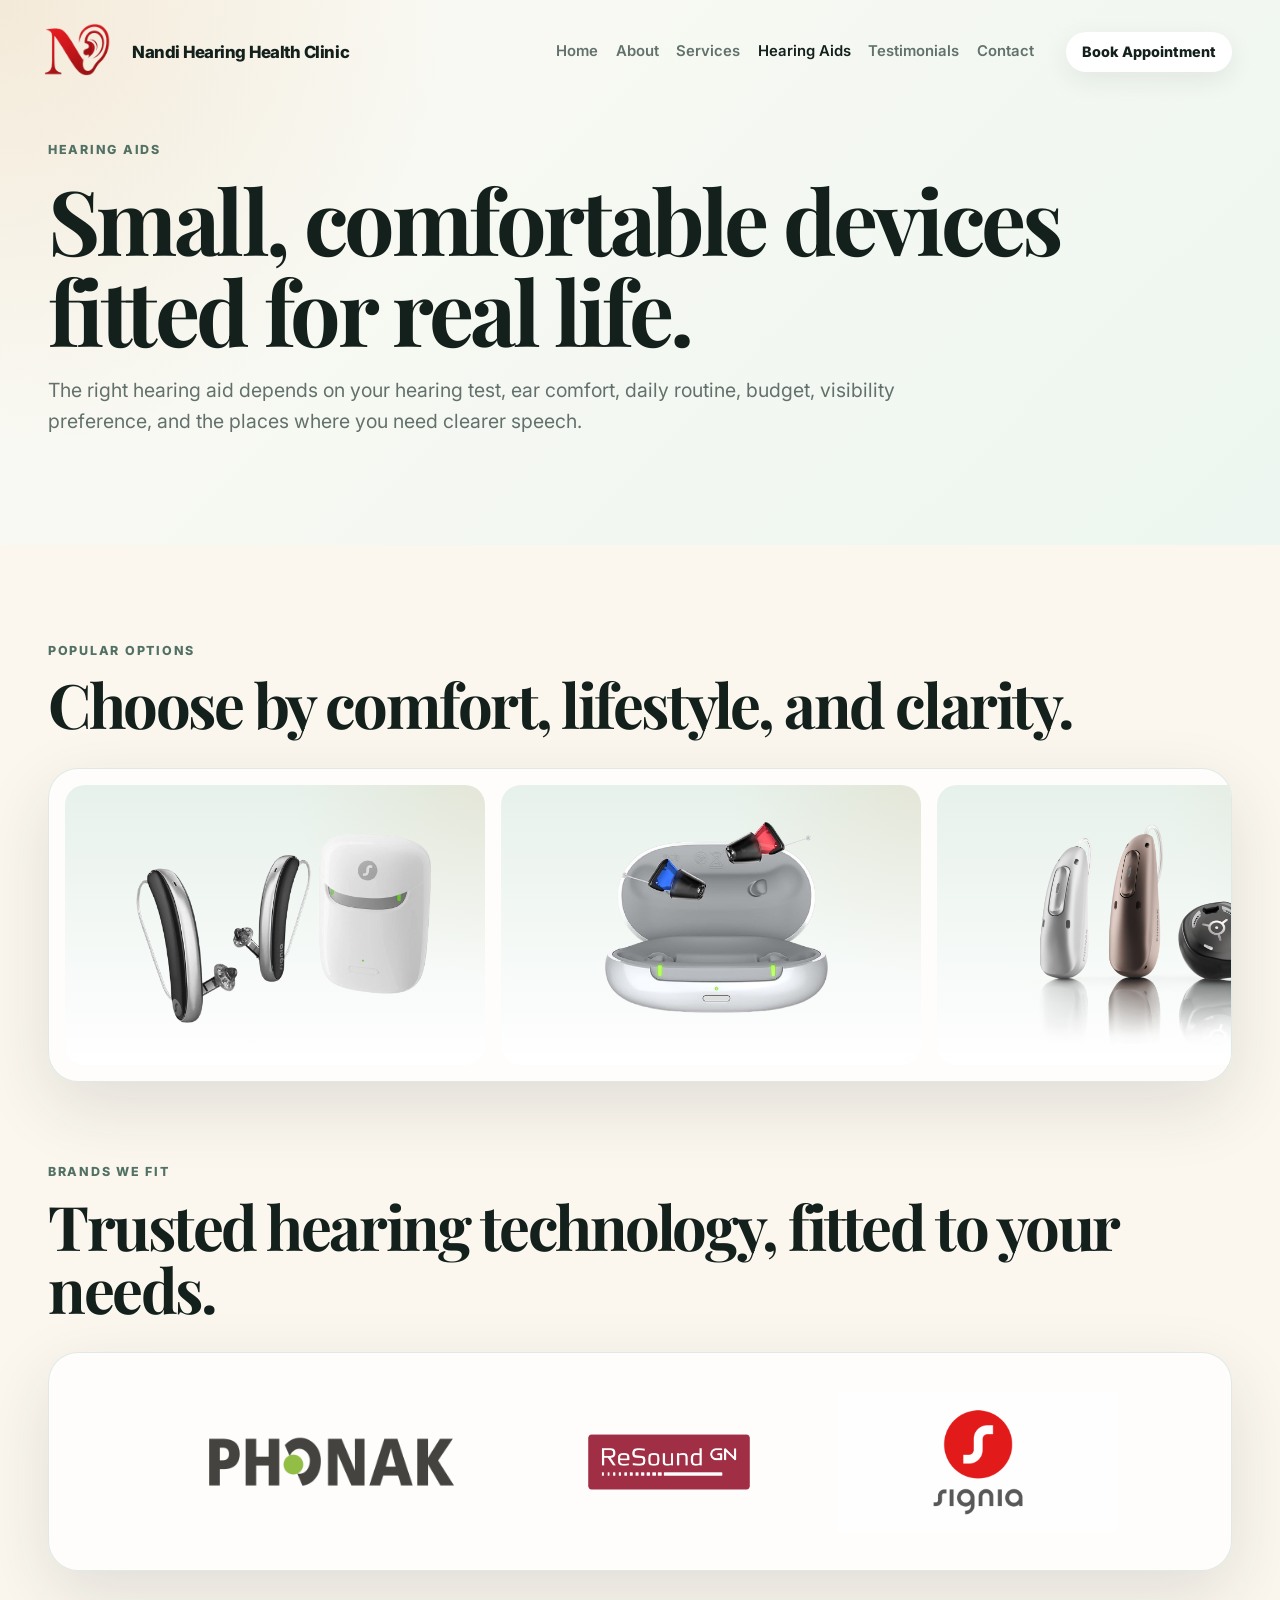
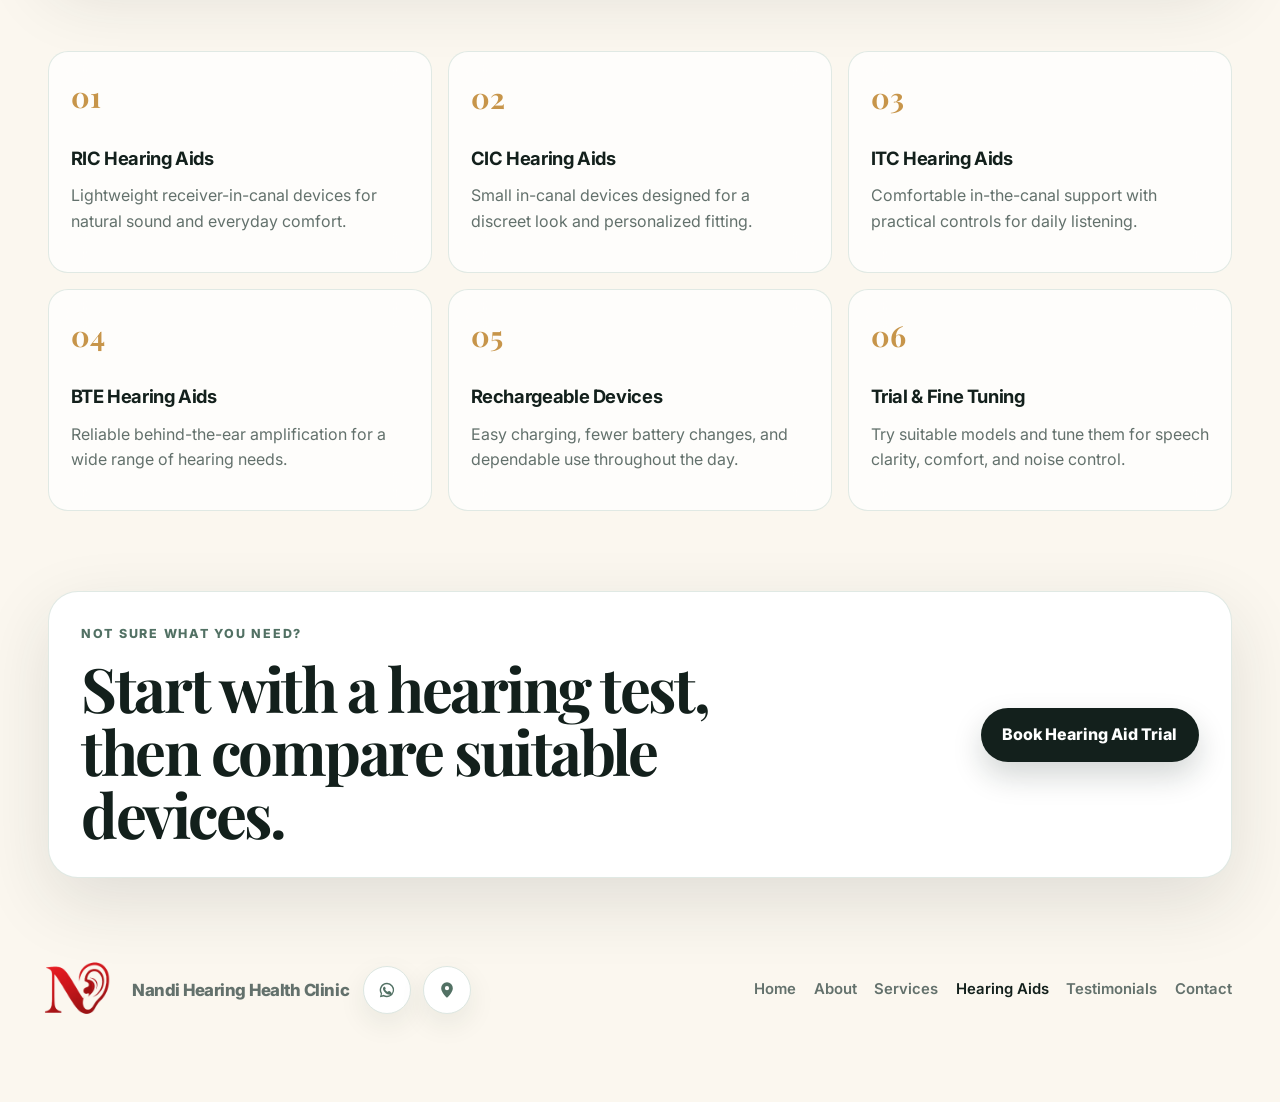
<file: hearing-aids/index.html>
<!doctype html>
<html lang="en">

<head>
  <meta charset="UTF-8" />
  <meta name="viewport" content="width=device-width, initial-scale=1.0" />
  <meta name="description"
    content="Compare rechargeable, invisible, Bluetooth, RIC, CIC, ITC, and BTE hearing aids at Nandi Hearing Health Clinic." />
  <title>Hearing Aids | Nandi Hearing Health Clinic</title>
  <link rel="preconnect" href="https://fonts.googleapis.com" />
  <link rel="preconnect" href="https://fonts.gstatic.com" crossorigin />
  <link
    href="https://fonts.googleapis.com/css2?family=Inter:wght@400;500;600;700;800&family=Playfair+Display:wght@600;700&display=swap"
    rel="stylesheet" />
  <link rel="stylesheet" href="../styles.css?v=responsive-1" />
  <link rel="icon" href="../photos/logo/logo.png" type="image/png" />
</head>

<body>
  <header class="page-header">
    <nav class="nav section" aria-label="Primary navigation">
      <a class="brand" href="../" aria-label="Nandi Hearing Health Clinic home">
        <img class="brand-mark" src="../photos/logo/logo.png" alt="" width="120" height="120" />
        <span>Nandi Hearing Health Clinic</span>
      </a>
      <button class="nav-toggle" type="button" aria-expanded="false" aria-controls="site-nav" aria-label="Open menu">
        <span></span>
        <span></span>
        <span></span>
      </button>
      <div class="nav-links" id="site-nav">
        <a href="../">Home</a>
        <a href="../about/">About</a>
        <a href="../services/">Services</a>
        <a class="active" href="./">Hearing Aids</a>
        <a href="../testimonials/">Testimonials</a>
        <a href="../contact/">Contact</a>
      </div>
      <a class="nav-cta" href="tel:+919364202849">Book Appointment</a>
    </nav>

    <section class="page-hero section">
      <p class="eyebrow">Hearing aids</p>
      <h1>Small, comfortable devices fitted for real life.</h1>
      <p>
        The right hearing aid depends on your hearing test, ear comfort, daily routine,
        budget, visibility preference, and the places where you need clearer speech.
      </p>
    </section>
  </header>

  <main>
    <section class="hearing-aids section page-section">
      <div class="section-heading">
        <p class="eyebrow">Popular options</p>
        <h2>Choose by comfort, lifestyle, and clarity.</h2>
      </div>
      <div class="auto-carousel product-carousel" aria-label="Hearing aid photo carousel">
        <div class="auto-carousel-track">
          <img src="../photos/hearing-aids/Styletto-IX_black-silver_double_charger.png"
            alt="Signia Styletto IX rechargeable hearing aids with charger" />
          <img src="../photos/hearing-aids/Portable-Charger-Silk_with-Silk-ChGo-IX-out_LED-on_shadow.png"
            alt="Signia Silk rechargeable hearing aids with portable charger" />
          <img src="../photos/hearing-aids/ph-packshot-audeo-i-sphere-p4-audeo-i-r-p6-virto-i-r.avif"
            alt="Phonak Audéo and Virto hearing aids" />
          <img src="../photos/hearing-aids/ph-packshot-naída.avif" alt="Phonak Naida hearing aid" />
          <img src="../photos/hearing-aids/Desktop-Charger-Pure_with-Pure-ChGo-IX_1920x1080.png"
            alt="Phonak Pure Charge&amp;Go hearing aids with desktop charger" />
          <img src="../photos/hearing-aids/Pure-Charge-Go-IX_fine-gold_1000x1000_pair_400x.webp"
            alt="Phonak Pure Charge&amp;Go IX hearing aids" />
          <img src="../photos/hearing-aids/Hearing-Aid-Styles-CICpng.webp" alt="Completely-in-canal hearing aid style" />
          <img
            src="../photos/hearing-aids/resound-zubehor-resound-nexia-microric-resound-premium-ladestation-47050464723208_800x.webp"
            alt="ReSound Nexia micro RIC with premium charging station" />
          <img src="../photos/hearing-aids/Styletto-IX_black-silver_double_charger.png" alt="" aria-hidden="true" />
          <img src="../photos/hearing-aids/Portable-Charger-Silk_with-Silk-ChGo-IX-out_LED-on_shadow.png" alt=""
            aria-hidden="true" />
          <img src="../photos/hearing-aids/ph-packshot-audeo-i-sphere-p4-audeo-i-r-p6-virto-i-r.avif" alt=""
            aria-hidden="true" />
          <img src="../photos/hearing-aids/ph-packshot-naída.avif" alt="" aria-hidden="true" />
          <img src="../photos/hearing-aids/Desktop-Charger-Pure_with-Pure-ChGo-IX_1920x1080.png" alt=""
            aria-hidden="true" />
          <img src="../photos/hearing-aids/Pure-Charge-Go-IX_fine-gold_1000x1000_pair_400x.webp" alt=""
            aria-hidden="true" />
          <img src="../photos/hearing-aids/Hearing-Aid-Styles-CICpng.webp" alt="" aria-hidden="true" />
          <img
            src="../photos/hearing-aids/resound-zubehor-resound-nexia-microric-resound-premium-ladestation-47050464723208_800x.webp"
            alt="" aria-hidden="true" />
        </div>
      </div>
    </section>

    <section class="section page-section brands-section" aria-label="Hearing aid brands">
      <div class="section-heading">
        <p class="eyebrow">Brands we fit</p>
        <h2>Trusted hearing technology, fitted to your needs.</h2>
      </div>
      <div class="brand-strip">
        <img src="../photos/brands/Phonak_Logo.png" alt="Phonak" width="280" height="91" loading="lazy" />
        <img src="../photos/brands/ReSound-Logo.png" alt="ReSound" width="280" height="91" loading="lazy" />
        <img src="../photos/brands/signia_logo.jpeg" alt="Signia" width="280" height="91" loading="lazy" />
      </div>
    </section>

    <section class="section page-section">
      <div class="service-grid">
        <article class="service-card">
          <span class="icon">01</span>
          <h3>RIC Hearing Aids</h3>
          <p>Lightweight receiver-in-canal devices for natural sound and everyday comfort.</p>
        </article>
        <article class="service-card">
          <span class="icon">02</span>
          <h3>CIC Hearing Aids</h3>
          <p>Small in-canal devices designed for a discreet look and personalized fitting.</p>
        </article>
        <article class="service-card">
          <span class="icon">03</span>
          <h3>ITC Hearing Aids</h3>
          <p>Comfortable in-the-canal support with practical controls for daily listening.</p>
        </article>
        <article class="service-card">
          <span class="icon">04</span>
          <h3>BTE Hearing Aids</h3>
          <p>Reliable behind-the-ear amplification for a wide range of hearing needs.</p>
        </article>
        <article class="service-card">
          <span class="icon">05</span>
          <h3>Rechargeable Devices</h3>
          <p>Easy charging, fewer battery changes, and dependable use throughout the day.</p>
        </article>
        <article class="service-card">
          <span class="icon">06</span>
          <h3>Trial & Fine Tuning</h3>
          <p>Try suitable models and tune them for speech clarity, comfort, and noise control.</p>
        </article>
      </div>
    </section>

    <section class="section page-section">
      <div class="cta-band">
        <div>
          <p class="eyebrow">Not sure what you need?</p>
          <h2>Start with a hearing test, then compare suitable devices.</h2>
        </div>
        <a class="button button-primary" href="../contact/">Book Hearing Aid Trial</a>
      </div>
    </section>
  </main>

  <footer class="footer">
    <div class="footer-brand">
      <a class="brand" href="../">
        <img class="brand-mark" src="../photos/logo/logo.png" alt="" width="120" height="120" />
        <span>Nandi Hearing Health Clinic</span>
      </a>
      <div class="footer-brand-icons icon-links" aria-label="Contact us">
        <a href="https://wa.me/919364202849" target="_blank" rel="noreferrer" aria-label="WhatsApp">
          <svg viewBox="0 0 24 24" aria-hidden="true">
            <path
              d="M12 3.2A8.7 8.7 0 0 0 4.6 16.5L3.5 20.8l4.4-1.1A8.7 8.7 0 1 0 12 3.2Zm0 15.8a7 7 0 0 1-3.6-1l-.3-.2-2.6.7.7-2.5-.2-.3A7 7 0 1 1 12 19Zm4-5.2c-.2-.1-1.3-.7-1.5-.7s-.3-.1-.5.1-.6.7-.7.9-.3.2-.5.1a5.8 5.8 0 0 1-2.9-2.5c-.2-.3 0-.4.1-.6l.4-.5c.1-.2.1-.3 0-.5l-.7-1.6c-.2-.4-.3-.4-.5-.4h-.4c-.2 0-.5.1-.7.3-.3.3-.9.9-.9 2.1s.9 2.4 1 2.6c.1.2 1.8 2.8 4.4 3.9.6.3 1.1.4 1.5.5.6.2 1.2.1 1.6.1.5-.1 1.3-.5 1.5-1.1.2-.5.2-1 .1-1.1 0-.2-.2-.2-.4-.3Z" />
          </svg>
        </a>
        <a href="https://www.google.com/search?sca_esv=329b636961daedd2&amp;sxsrf=ANbL-n7UEyuGPYiP8LibcN6B_UWHxGf1Eg:1778841564408&amp;q=Nandi+Hearing+Health+Clinic&amp;si=AL3DRZGNtcdgKOqVhotcr-UG2kkYpwR2WO4qu3O00NmpwBmLnYh-MBgK6r3JSb_7pPasdNBf3IpiQdnf6ZTWlhOPQF0CysIoCIsLLjvF9m_OcBkJsQEiHB6d9CXgu1tKIDxrBu3wslUM&amp;sa=X&amp;sqi=2&amp;ved=2ahUKEwjIqrucjbuUAxV6LBAIHUN8BsAQ_coHegQINBAB&amp;biw=1646&amp;bih=860&amp;dpr=1.75" target="_blank" rel="noreferrer" aria-label="View location on Google">
          <svg viewBox="0 0 24 24" aria-hidden="true">
            <path
              d="M12 2.8a7 7 0 0 0-7 7c0 5.3 7 11.4 7 11.4s7-6.1 7-11.4a7 7 0 0 0-7-7Zm0 9.5a2.5 2.5 0 1 1 0-5 2.5 2.5 0 0 1 0 5Z" />
          </svg>
        </a>
      </div>
    </div>
    <div class="footer-links">
      <a href="../">Home</a>
      <a href="../about/">About</a>
      <a href="../services/">Services</a>
      <a class="active" href="./">Hearing Aids</a>
      <a href="../testimonials/">Testimonials</a>
      <a href="../contact/">Contact</a>
    </div>
  </footer>
  <script src="../script.js"></script>
</body>

</html>
</file>
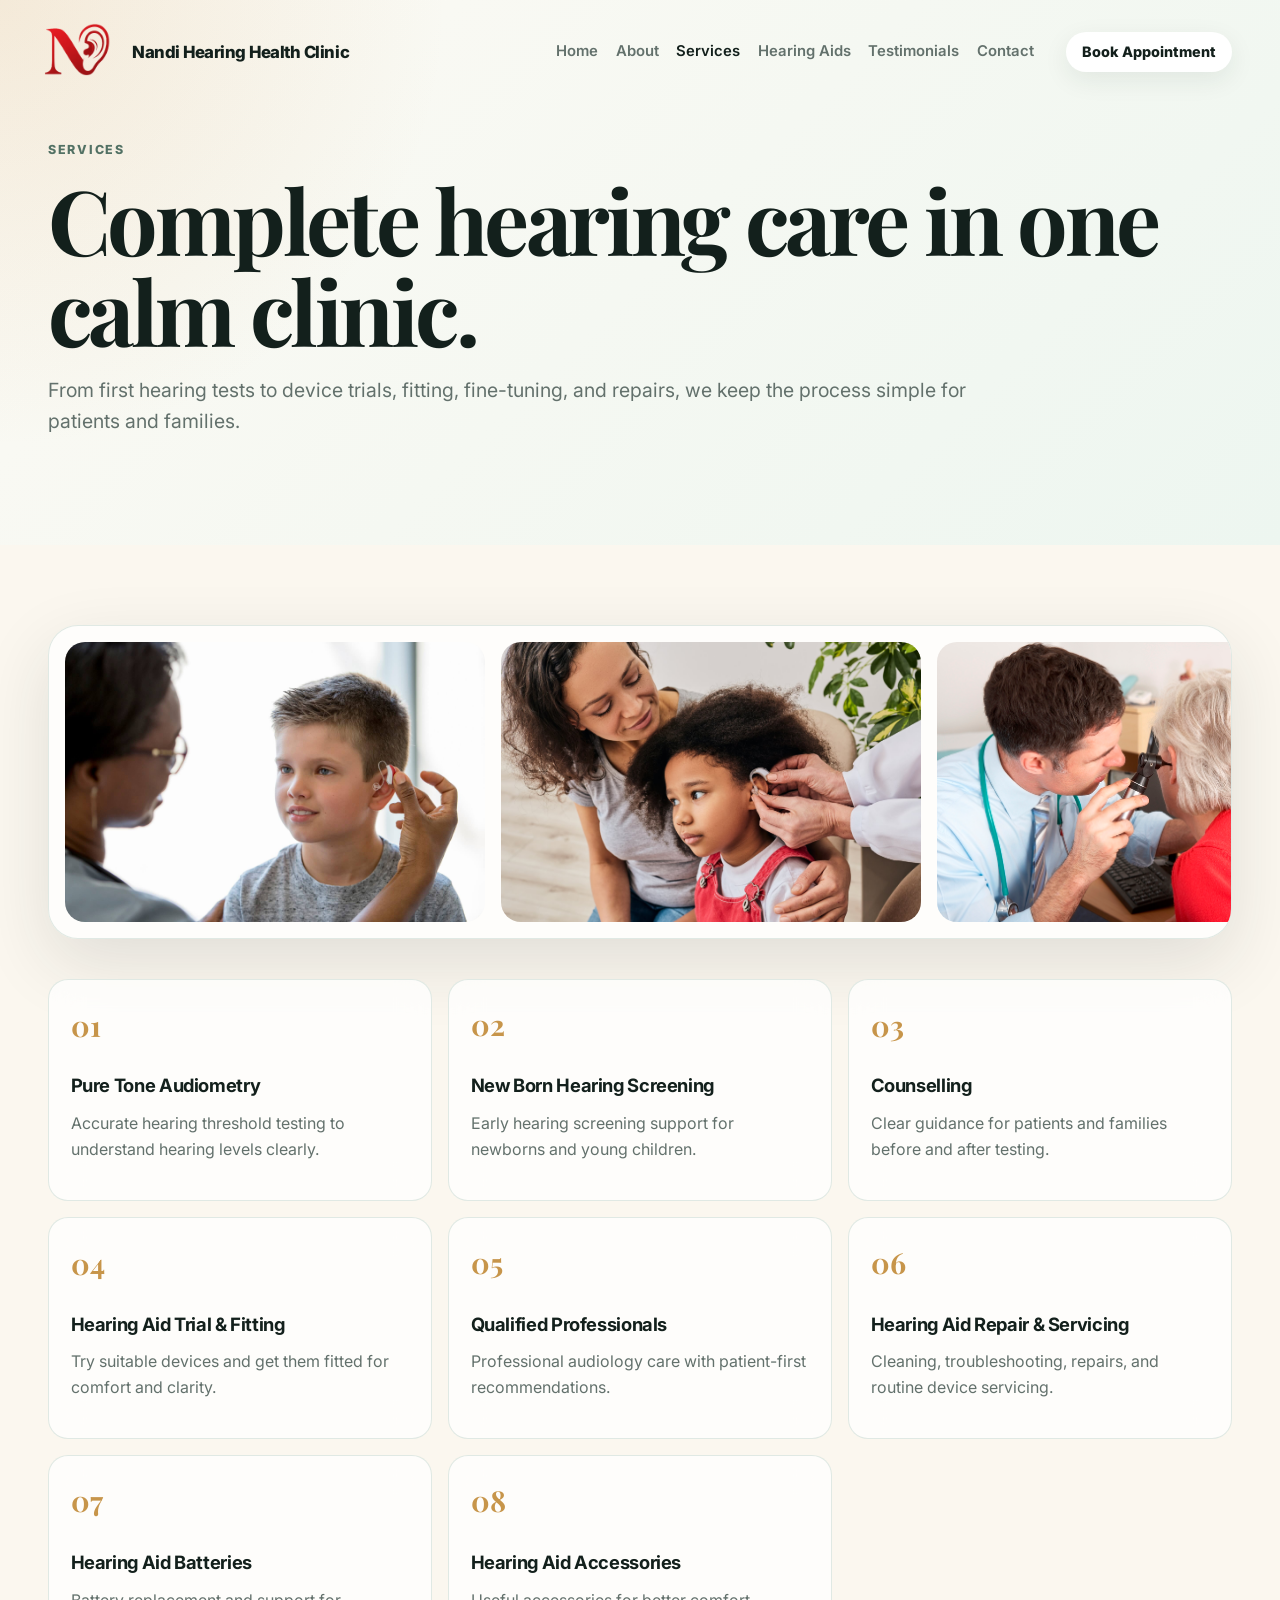
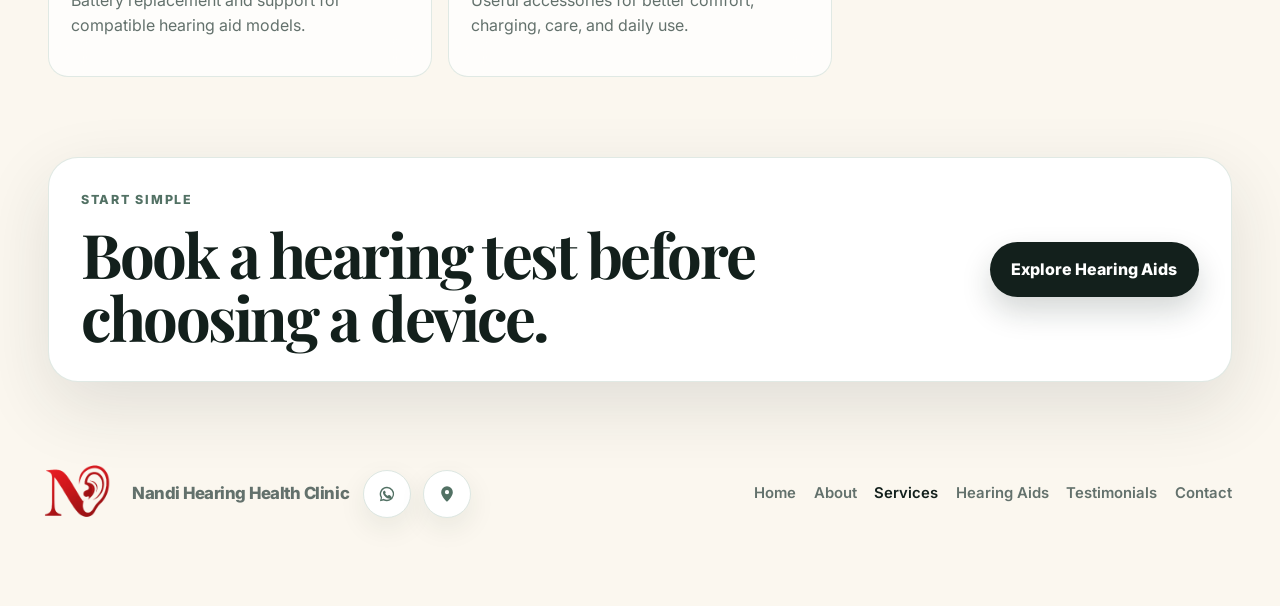
<file: services/index.html>
<!doctype html>
<html lang="en">

<head>
  <meta charset="UTF-8" />
  <meta name="viewport" content="width=device-width, initial-scale=1.0" />
  <meta name="description"
    content="Explore hearing tests, hearing aid trials, fittings, tinnitus guidance, home visits, and aftercare at Nandi Hearing Health Clinic." />
  <title>Services | Nandi Hearing Health Clinic</title>
  <link rel="preconnect" href="https://fonts.googleapis.com" />
  <link rel="preconnect" href="https://fonts.gstatic.com" crossorigin />
  <link
    href="https://fonts.googleapis.com/css2?family=Inter:wght@400;500;600;700;800&family=Playfair+Display:wght@600;700&display=swap"
    rel="stylesheet" />
  <link rel="stylesheet" href="../styles.css?v=responsive-1" />
  <link rel="icon" href="../photos/logo/logo.png" type="image/png" />
</head>

<body>
  <header class="page-header">
    <nav class="nav section" aria-label="Primary navigation">
      <a class="brand" href="../" aria-label="Nandi Hearing Health Clinic home">
        <img class="brand-mark" src="../photos/logo/logo.png" alt="" width="120" height="120" />
        <span>Nandi Hearing Health Clinic</span>
      </a>
      <button class="nav-toggle" type="button" aria-expanded="false" aria-controls="site-nav" aria-label="Open menu">
        <span></span>
        <span></span>
        <span></span>
      </button>
      <div class="nav-links" id="site-nav">
        <a href="../">Home</a>
        <a href="../about/">About</a>
        <a class="active" href="./">Services</a>
        <a href="../hearing-aids/">Hearing Aids</a>
        <a href="../testimonials/">Testimonials</a>
        <a href="../contact/">Contact</a>
      </div>
      <a class="nav-cta" href="tel:+919364202849">Book Appointment</a>
    </nav>

    <section class="page-hero section">
      <p class="eyebrow">Services</p>
      <h1>Complete hearing care in one calm clinic.</h1>
      <p>
        From first hearing tests to device trials, fitting, fine-tuning, and repairs, we
        keep the process simple for patients and families.
      </p>
    </section>
  </header>

  <main>
    <section class="section page-section">
      <div class="auto-carousel" aria-label="Services photo carousel">
        <div class="auto-carousel-track">
          <img src="../photos/services/image-medical-ear-exam.jpg" alt="Medical ear examination" />
          <img src="../photos/services/iStock-1302312883.jpg" alt="Professional hearing assessment" />
          <img src="../photos/services/02I21109.jpg" alt="Hearing care in the clinic" />
          <img src="../photos/services/4e8abc22-118a-4acd-8c8a-b8fcc528e88b.jpg" alt="Audiologist consultation" />
          <img src="../photos/services/hoergeraete-reinigen.webp" alt="Hearing aid cleaning and maintenance" />
          <img src="../photos/services/image-medical-ear-exam.jpg" alt="" aria-hidden="true" />
          <img src="../photos/services/iStock-1302312883.jpg" alt="" aria-hidden="true" />
          <img src="../photos/services/02I21109.jpg" alt="" aria-hidden="true" />
          <img src="../photos/services/4e8abc22-118a-4acd-8c8a-b8fcc528e88b.jpg" alt="" aria-hidden="true" />
          <img src="../photos/services/hoergeraete-reinigen.webp" alt="" aria-hidden="true" />
        </div>
      </div>
      <div class="service-grid">
        <article class="service-card">
          <span class="icon">01</span>
          <h3>Pure Tone Audiometry</h3>
          <p>Accurate hearing threshold testing to understand hearing levels clearly.</p>
        </article>
        <article class="service-card">
          <span class="icon">02</span>
          <h3>New Born Hearing Screening</h3>
          <p>Early hearing screening support for newborns and young children.</p>
        </article>
        <article class="service-card">
          <span class="icon">03</span>
          <h3>Counselling</h3>
          <p>Clear guidance for patients and families before and after testing.</p>
        </article>
        <article class="service-card">
          <span class="icon">04</span>
          <h3>Hearing Aid Trial & Fitting</h3>
          <p>Try suitable devices and get them fitted for comfort and clarity.</p>
        </article>
        <article class="service-card">
          <span class="icon">05</span>
          <h3>Qualified Professionals</h3>
          <p>Professional audiology care with patient-first recommendations.</p>
        </article>
        <article class="service-card">
          <span class="icon">06</span>
          <h3>Hearing Aid Repair & Servicing</h3>
          <p>Cleaning, troubleshooting, repairs, and routine device servicing.</p>
        </article>
        <article class="service-card">
          <span class="icon">07</span>
          <h3>Hearing Aid Batteries</h3>
          <p>Battery replacement and support for compatible hearing aid models.</p>
        </article>
        <article class="service-card">
          <span class="icon">08</span>
          <h3>Hearing Aid Accessories</h3>
          <p>Useful accessories for better comfort, charging, care, and daily use.</p>
        </article>
      </div>
    </section>

    <section class="section page-section">
      <div class="cta-band">
        <div>
          <p class="eyebrow">Start simple</p>
          <h2>Book a hearing test before choosing a device.</h2>
        </div>
        <a class="button button-primary" href="../hearing-aids/">Explore Hearing Aids</a>
      </div>
    </section>
  </main>

  <footer class="footer">
    <div class="footer-brand">
      <a class="brand" href="../">
        <img class="brand-mark" src="../photos/logo/logo.png" alt="" width="120" height="120" />
        <span>Nandi Hearing Health Clinic</span>
      </a>
      <div class="footer-brand-icons icon-links" aria-label="Contact us">
        <a href="https://wa.me/919364202849" target="_blank" rel="noreferrer" aria-label="WhatsApp">
          <svg viewBox="0 0 24 24" aria-hidden="true">
            <path
              d="M12 3.2A8.7 8.7 0 0 0 4.6 16.5L3.5 20.8l4.4-1.1A8.7 8.7 0 1 0 12 3.2Zm0 15.8a7 7 0 0 1-3.6-1l-.3-.2-2.6.7.7-2.5-.2-.3A7 7 0 1 1 12 19Zm4-5.2c-.2-.1-1.3-.7-1.5-.7s-.3-.1-.5.1-.6.7-.7.9-.3.2-.5.1a5.8 5.8 0 0 1-2.9-2.5c-.2-.3 0-.4.1-.6l.4-.5c.1-.2.1-.3 0-.5l-.7-1.6c-.2-.4-.3-.4-.5-.4h-.4c-.2 0-.5.1-.7.3-.3.3-.9.9-.9 2.1s.9 2.4 1 2.6c.1.2 1.8 2.8 4.4 3.9.6.3 1.1.4 1.5.5.6.2 1.2.1 1.6.1.5-.1 1.3-.5 1.5-1.1.2-.5.2-1 .1-1.1 0-.2-.2-.2-.4-.3Z" />
          </svg>
        </a>
        <a href="https://www.google.com/search?sca_esv=329b636961daedd2&amp;sxsrf=ANbL-n7UEyuGPYiP8LibcN6B_UWHxGf1Eg:1778841564408&amp;q=Nandi+Hearing+Health+Clinic&amp;si=AL3DRZGNtcdgKOqVhotcr-UG2kkYpwR2WO4qu3O00NmpwBmLnYh-MBgK6r3JSb_7pPasdNBf3IpiQdnf6ZTWlhOPQF0CysIoCIsLLjvF9m_OcBkJsQEiHB6d9CXgu1tKIDxrBu3wslUM&amp;sa=X&amp;sqi=2&amp;ved=2ahUKEwjIqrucjbuUAxV6LBAIHUN8BsAQ_coHegQINBAB&amp;biw=1646&amp;bih=860&amp;dpr=1.75" target="_blank" rel="noreferrer" aria-label="View location on Google">
          <svg viewBox="0 0 24 24" aria-hidden="true">
            <path
              d="M12 2.8a7 7 0 0 0-7 7c0 5.3 7 11.4 7 11.4s7-6.1 7-11.4a7 7 0 0 0-7-7Zm0 9.5a2.5 2.5 0 1 1 0-5 2.5 2.5 0 0 1 0 5Z" />
          </svg>
        </a>
      </div>
    </div>
    <div class="footer-links">
      <a href="../">Home</a>
      <a href="../about/">About</a>
      <a class="active" href="./">Services</a>
      <a href="../hearing-aids/">Hearing Aids</a>
      <a href="../testimonials/">Testimonials</a>
      <a href="../contact/">Contact</a>
    </div>
  </footer>
  <script src="../script.js"></script>
</body>

</html>
</file>
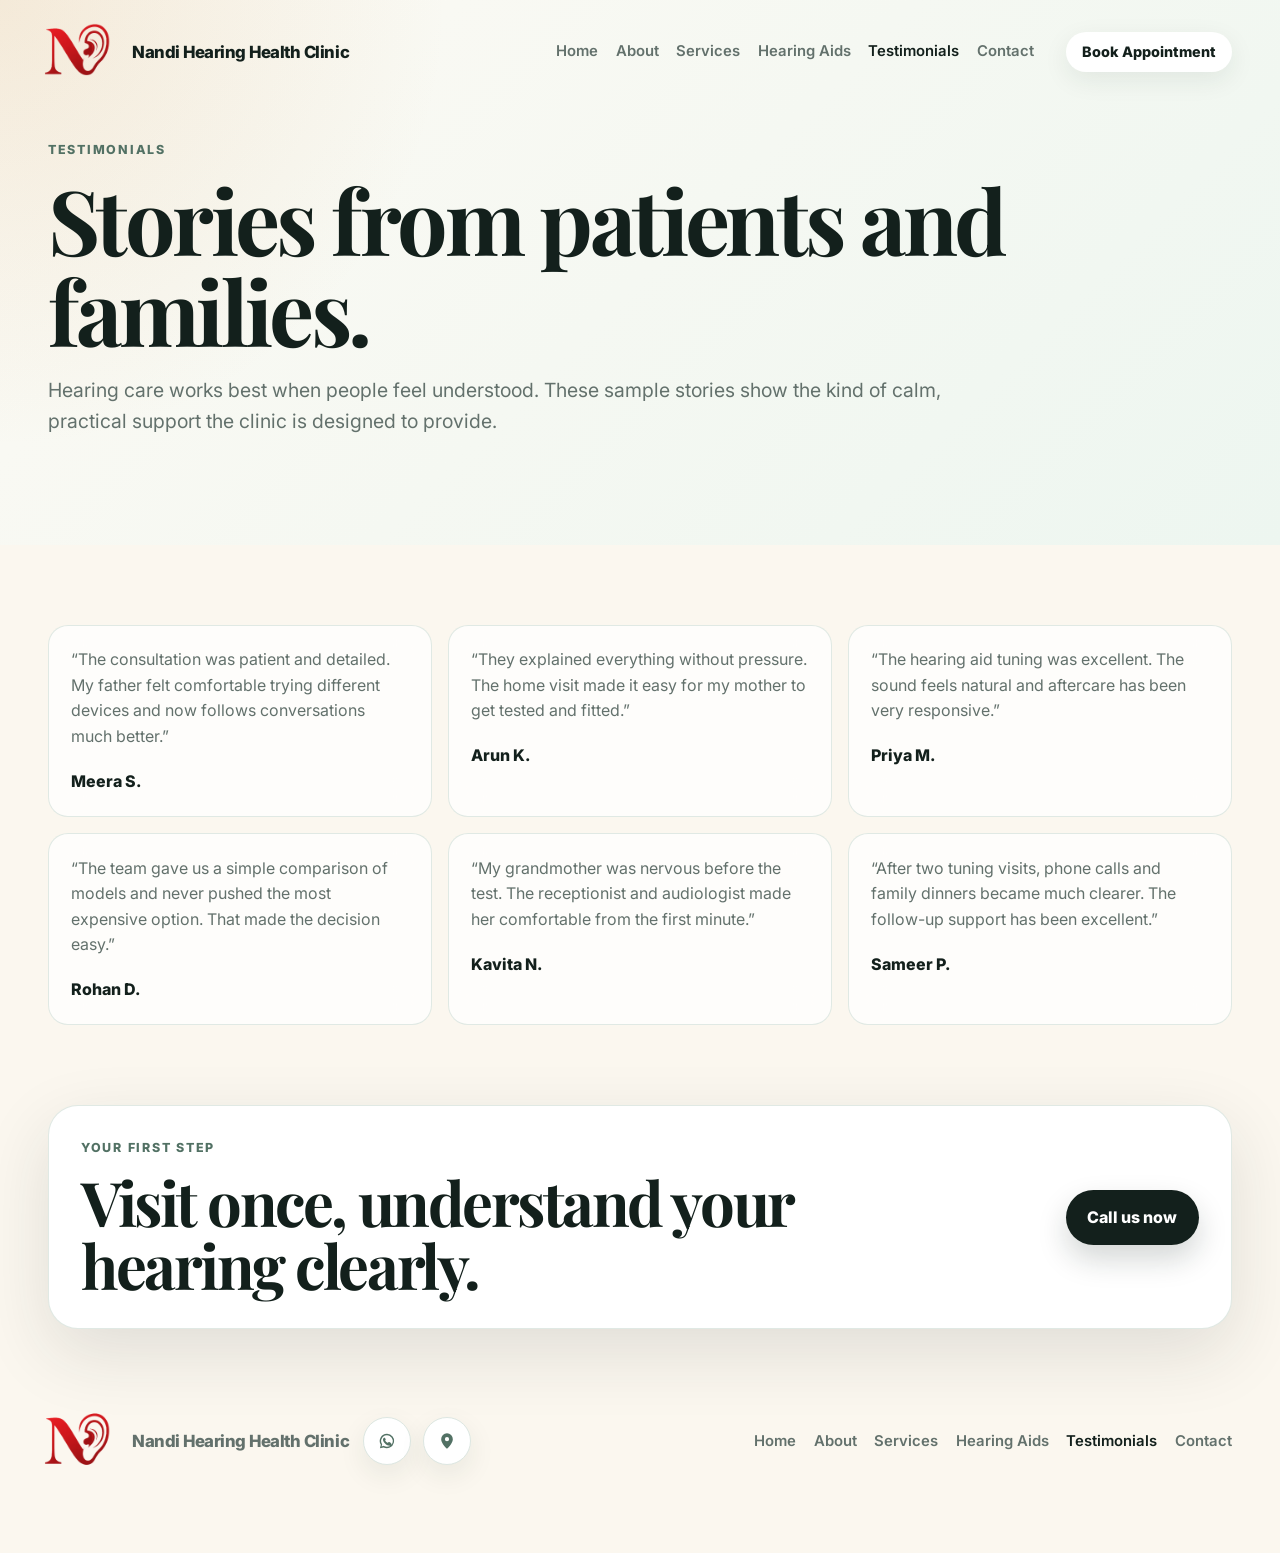
<file: testimonials/index.html>
<!doctype html>
<html lang="en">

<head>
  <meta charset="UTF-8" />
  <meta name="viewport" content="width=device-width, initial-scale=1.0" />
  <meta name="description"
    content="Patient testimonials for Nandi Hearing Health Clinic hearing tests, hearing aids, and aftercare." />
  <title>Testimonials | Nandi Hearing Health Clinic</title>
  <link rel="preconnect" href="https://fonts.googleapis.com" />
  <link rel="preconnect" href="https://fonts.gstatic.com" crossorigin />
  <link
    href="https://fonts.googleapis.com/css2?family=Inter:wght@400;500;600;700;800&family=Playfair+Display:wght@600;700&display=swap"
    rel="stylesheet" />
  <link rel="stylesheet" href="../styles.css?v=responsive-1" />
  <link rel="icon" href="../photos/logo/logo.png" type="image/png" />
</head>

<body>
  <header class="page-header">
    <nav class="nav section" aria-label="Primary navigation">
      <a class="brand" href="../" aria-label="Nandi Hearing Health Clinic home">
        <img class="brand-mark" src="../photos/logo/logo.png" alt="" width="120" height="120" />
        <span>Nandi Hearing Health Clinic</span>
      </a>
      <button class="nav-toggle" type="button" aria-expanded="false" aria-controls="site-nav" aria-label="Open menu">
        <span></span>
        <span></span>
        <span></span>
      </button>
      <div class="nav-links" id="site-nav">
        <a href="../">Home</a>
        <a href="../about/">About</a>
        <a href="../services/">Services</a>
        <a href="../hearing-aids/">Hearing Aids</a>
        <a class="active" href="./">Testimonials</a>
        <a href="../contact/">Contact</a>
      </div>
      <a class="nav-cta" href="tel:+919364202849">Book Appointment</a>
    </nav>

    <section class="page-hero section">
      <p class="eyebrow">Testimonials</p>
      <h1>Stories from patients and families.</h1>
      <p>
        Hearing care works best when people feel understood. These sample stories show the
        kind of calm, practical support the clinic is designed to provide.
      </p>
    </section>
  </header>

  <main>
    <section class="section page-section">
      <div class="testimonial-grid">
        <figure>
          <blockquote>
            “The consultation was patient and detailed. My father felt comfortable trying
            different devices and now follows conversations much better.”
          </blockquote>
          <figcaption>Meera S.</figcaption>
        </figure>
        <figure>
          <blockquote>
            “They explained everything without pressure. The home visit made it easy for my
            mother to get tested and fitted.”
          </blockquote>
          <figcaption>Arun K.</figcaption>
        </figure>
        <figure>
          <blockquote>
            “The hearing aid tuning was excellent. The sound feels natural and aftercare has
            been very responsive.”
          </blockquote>
          <figcaption>Priya M.</figcaption>
        </figure>
        <figure>
          <blockquote>
            “The team gave us a simple comparison of models and never pushed the most
            expensive option. That made the decision easy.”
          </blockquote>
          <figcaption>Rohan D.</figcaption>
        </figure>
        <figure>
          <blockquote>
            “My grandmother was nervous before the test. The receptionist and audiologist made
            her comfortable from the first minute.”
          </blockquote>
          <figcaption>Kavita N.</figcaption>
        </figure>
        <figure>
          <blockquote>
            “After two tuning visits, phone calls and family dinners became much clearer. The
            follow-up support has been excellent.”
          </blockquote>
          <figcaption>Sameer P.</figcaption>
        </figure>
      </div>
    </section>

    <section class="section page-section">
      <div class="cta-band">
        <div>
          <p class="eyebrow">Your first step</p>
          <h2>Visit once, understand your hearing clearly.</h2>
        </div>
        <a class="button button-primary" href="tel:+919364202849">Call us now</a>
      </div>
    </section>
  </main>

  <footer class="footer">
    <div class="footer-brand">
      <a class="brand" href="../">
        <img class="brand-mark" src="../photos/logo/logo.png" alt="" width="120" height="120" />
        <span>Nandi Hearing Health Clinic</span>
      </a>
      <div class="footer-brand-icons icon-links" aria-label="Contact us">
        <a href="https://wa.me/919364202849" target="_blank" rel="noreferrer" aria-label="WhatsApp">
          <svg viewBox="0 0 24 24" aria-hidden="true">
            <path
              d="M12 3.2A8.7 8.7 0 0 0 4.6 16.5L3.5 20.8l4.4-1.1A8.7 8.7 0 1 0 12 3.2Zm0 15.8a7 7 0 0 1-3.6-1l-.3-.2-2.6.7.7-2.5-.2-.3A7 7 0 1 1 12 19Zm4-5.2c-.2-.1-1.3-.7-1.5-.7s-.3-.1-.5.1-.6.7-.7.9-.3.2-.5.1a5.8 5.8 0 0 1-2.9-2.5c-.2-.3 0-.4.1-.6l.4-.5c.1-.2.1-.3 0-.5l-.7-1.6c-.2-.4-.3-.4-.5-.4h-.4c-.2 0-.5.1-.7.3-.3.3-.9.9-.9 2.1s.9 2.4 1 2.6c.1.2 1.8 2.8 4.4 3.9.6.3 1.1.4 1.5.5.6.2 1.2.1 1.6.1.5-.1 1.3-.5 1.5-1.1.2-.5.2-1 .1-1.1 0-.2-.2-.2-.4-.3Z" />
          </svg>
        </a>
        <a href="https://www.google.com/search?sca_esv=329b636961daedd2&amp;sxsrf=ANbL-n7UEyuGPYiP8LibcN6B_UWHxGf1Eg:1778841564408&amp;q=Nandi+Hearing+Health+Clinic&amp;si=AL3DRZGNtcdgKOqVhotcr-UG2kkYpwR2WO4qu3O00NmpwBmLnYh-MBgK6r3JSb_7pPasdNBf3IpiQdnf6ZTWlhOPQF0CysIoCIsLLjvF9m_OcBkJsQEiHB6d9CXgu1tKIDxrBu3wslUM&amp;sa=X&amp;sqi=2&amp;ved=2ahUKEwjIqrucjbuUAxV6LBAIHUN8BsAQ_coHegQINBAB&amp;biw=1646&amp;bih=860&amp;dpr=1.75" target="_blank" rel="noreferrer" aria-label="View location on Google">
          <svg viewBox="0 0 24 24" aria-hidden="true">
            <path
              d="M12 2.8a7 7 0 0 0-7 7c0 5.3 7 11.4 7 11.4s7-6.1 7-11.4a7 7 0 0 0-7-7Zm0 9.5a2.5 2.5 0 1 1 0-5 2.5 2.5 0 0 1 0 5Z" />
          </svg>
        </a>
      </div>
    </div>
    <div class="footer-links">
      <a href="../">Home</a>
      <a href="../about/">About</a>
      <a href="../services/">Services</a>
      <a href="../hearing-aids/">Hearing Aids</a>
      <a class="active" href="./">Testimonials</a>
      <a href="../contact/">Contact</a>
    </div>
  </footer>
  <script src="../script.js"></script>
</body>

</html>
</file>
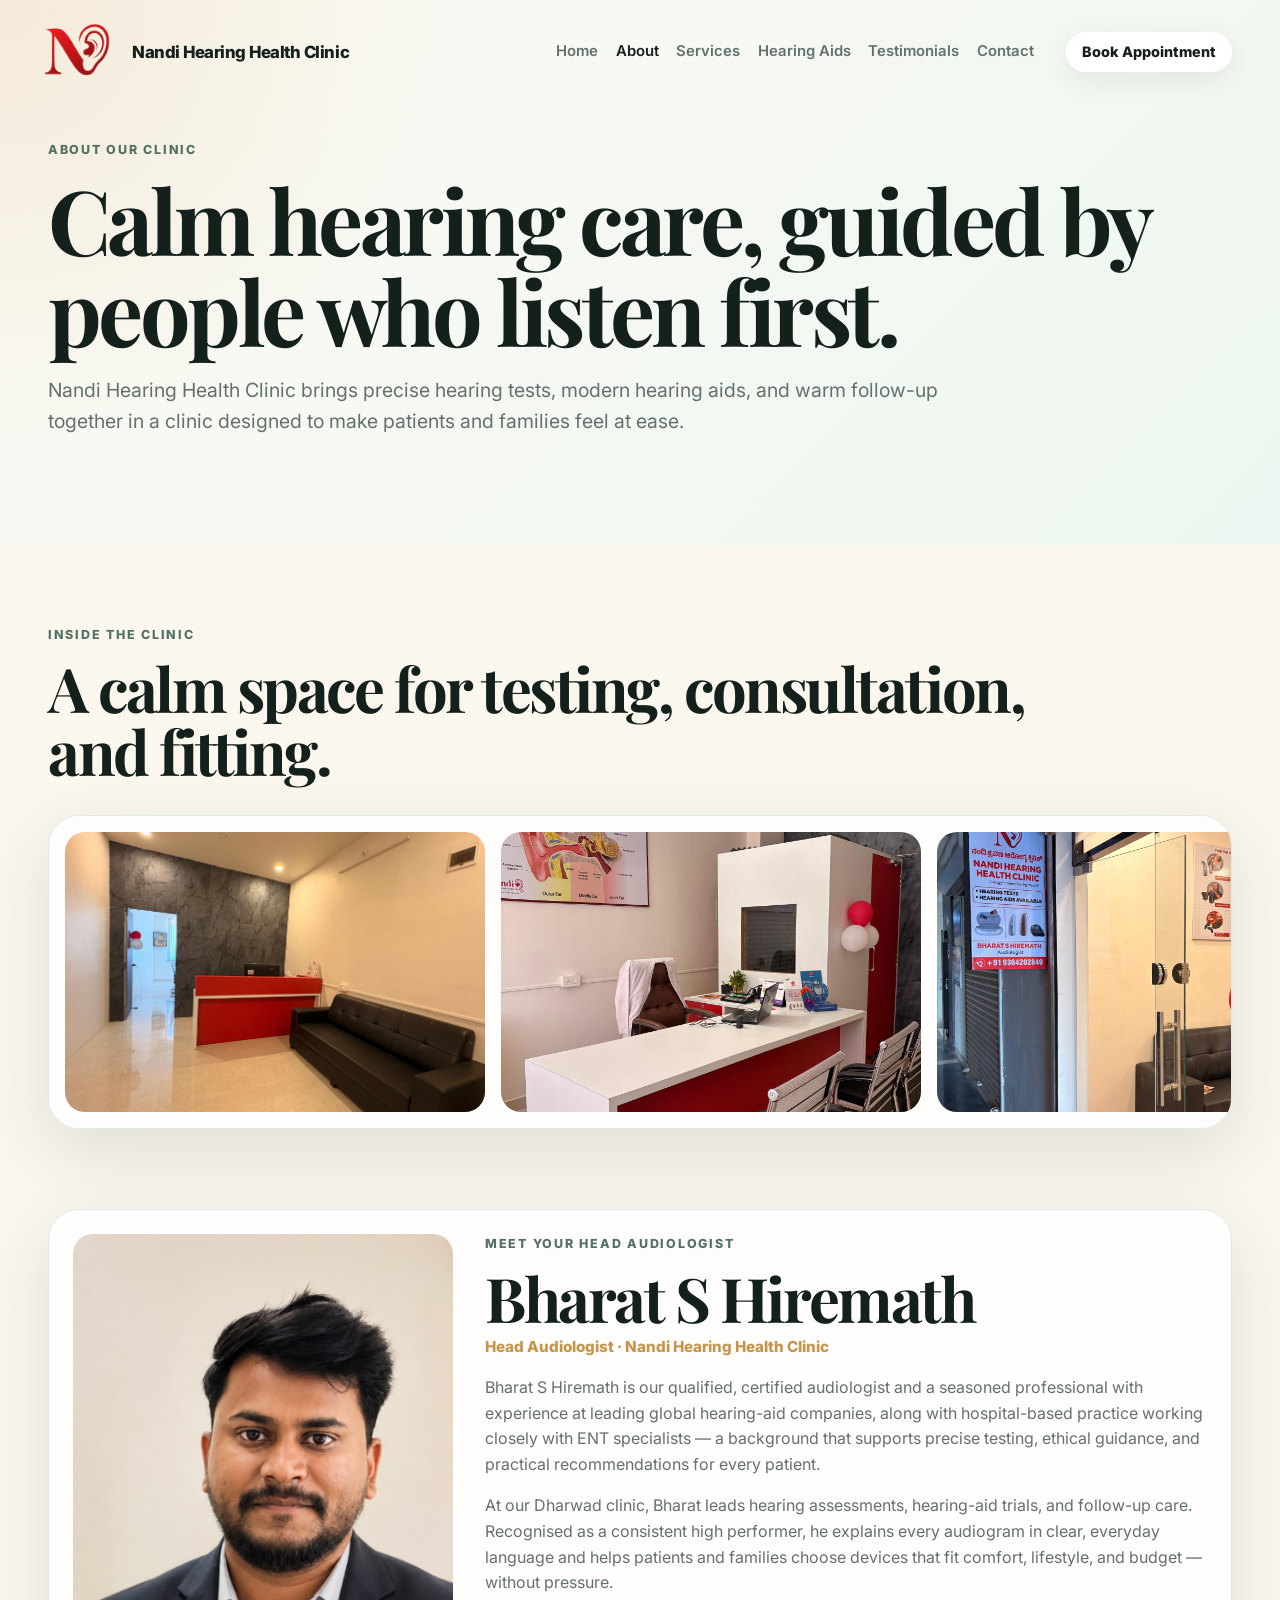
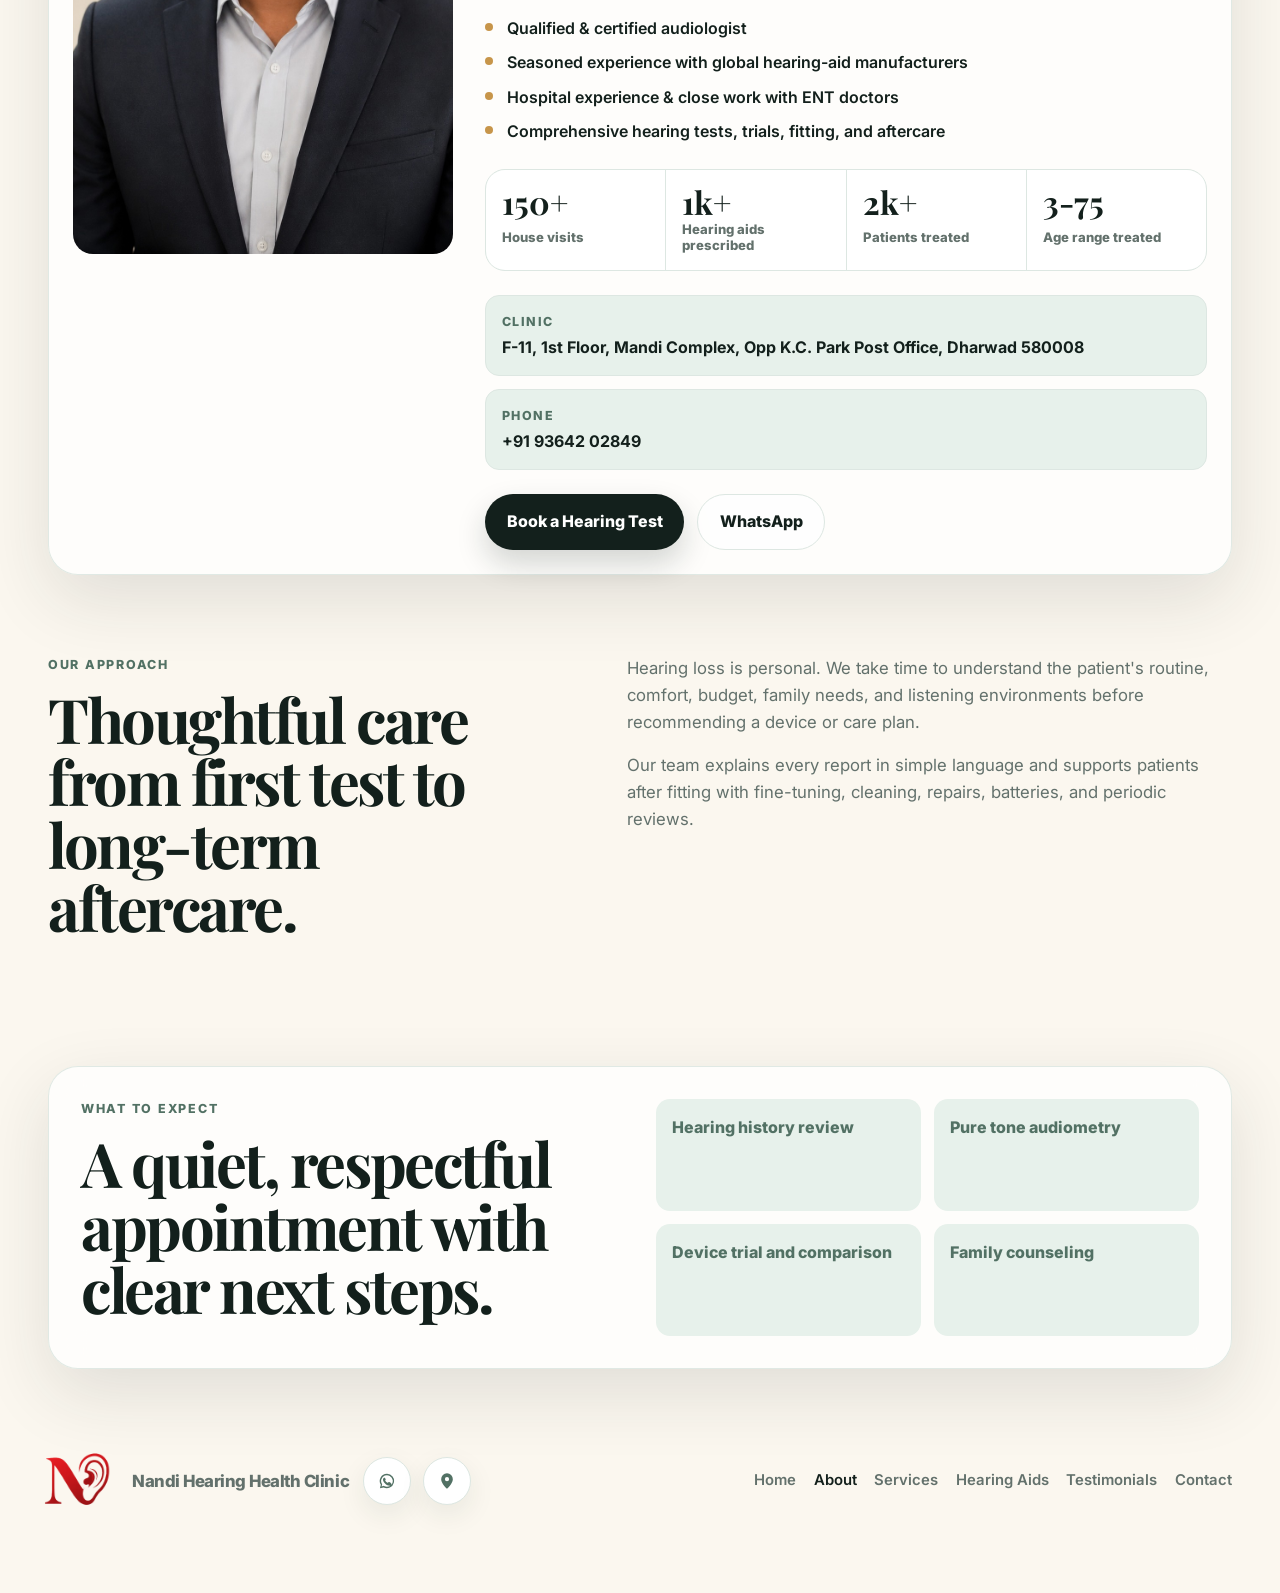
<file: about.html>
<!doctype html>
<html lang="en">

<head>
  <meta charset="UTF-8" />
  <meta name="viewport" content="width=device-width, initial-scale=1.0" />
  <meta name="description"
    content="Meet Bharat S Hiremath, head audiologist at Nandi Hearing Health Clinic in Dharwad — hearing tests, hearing aids, and patient-first care." />
  <title>About | Nandi Hearing Health Clinic</title>
  <link rel="preconnect" href="https://fonts.googleapis.com" />
  <link rel="preconnect" href="https://fonts.gstatic.com" crossorigin />
  <link
    href="https://fonts.googleapis.com/css2?family=Inter:wght@400;500;600;700;800&family=Playfair+Display:wght@600;700&display=swap"
    rel="stylesheet" />
  <link rel="stylesheet" href="styles.css?v=responsive-1" />
  <link rel="icon" href="photos/logo/logo.png" type="image/png" />
</head>

<body>
  <header class="page-header">
    <nav class="nav section" aria-label="Primary navigation">
      <a class="brand" href="index.html" aria-label="Nandi Hearing Health Clinic home">
        <img class="brand-mark" src="photos/logo/logo.png" alt="" width="120" height="120" />
        <span>Nandi Hearing Health Clinic</span>
      </a>
      <button class="nav-toggle" type="button" aria-expanded="false" aria-controls="site-nav" aria-label="Open menu">
        <span></span>
        <span></span>
        <span></span>
      </button>
      <div class="nav-links" id="site-nav">
        <a href="index.html">Home</a>
        <a class="active" href="about.html">About</a>
        <a href="services.html">Services</a>
        <a href="hearing-aids.html">Hearing Aids</a>
        <a href="testimonials.html">Testimonials</a>
        <a href="contact.html">Contact</a>
      </div>
      <a class="nav-cta" href="tel:+919364202849">Book Appointment</a>
    </nav>

    <section class="page-hero section">
      <p class="eyebrow">About our clinic</p>
      <h1>Calm hearing care, guided by people who listen first.</h1>
      <p>
        Nandi Hearing Health Clinic brings precise hearing tests, modern hearing aids, and warm
        follow-up together in a clinic designed to make patients and families feel at ease.
      </p>
    </section>
  </header>

  <main>
    <section class="section page-section">
      <div class="section-heading">
        <p class="eyebrow">Inside the clinic</p>
        <h2>A calm space for testing, consultation, and fitting.</h2>
      </div>
      <div class="auto-carousel" aria-label="Clinic photo carousel">
        <div class="auto-carousel-track">
          <img src="photos/clinic/reception.jpg" alt="Reception at Nandi Hearing Health Clinic" />
          <img src="photos/clinic/cabin.jpeg" alt="Audiology consultation cabin" />
          <img src="photos/clinic/entrance.jpeg" alt="Clinic entrance" />
          <img src="photos/clinic/building.jpeg" alt="Clinic building" />
          <img src="photos/clinic/outside.jpeg" alt="Outside view of the clinic" />
          <img src="photos/clinic/reception.jpg" alt="" aria-hidden="true" />
          <img src="photos/clinic/cabin.jpeg" alt="" aria-hidden="true" />
          <img src="photos/clinic/entrance.jpeg" alt="" aria-hidden="true" />
          <img src="photos/clinic/building.jpeg" alt="" aria-hidden="true" />
          <img src="photos/clinic/outside.jpeg" alt="" aria-hidden="true" />
        </div>
      </div>
    </section>

    <section class="section page-section" id="audiologist">
      <article class="audiologist-profile">
        <div class="audiologist-profile-media">
          <img src="photos/audiologist/Audiologist.jpeg"
            alt="Nandi Hearing Health Clinic — Bharat S Hiremath, Head Audiologist" width="520" height="620"
            loading="lazy" />
        </div>
        <div class="audiologist-profile-copy">
          <p class="eyebrow">Meet your head audiologist</p>
          <h2>Bharat S Hiremath</h2>
          <p class="audiologist-title">Head Audiologist · Nandi Hearing Health Clinic</p>
          <p>
            Bharat S Hiremath is our qualified, certified audiologist and a seasoned professional
            with experience at leading
            global hearing-aid companies, along with hospital-based practice working closely
            with ENT specialists — a background that supports precise testing, ethical
            guidance, and practical recommendations for every patient.
          </p>
          <p>
            At our Dharwad clinic, Bharat leads hearing assessments, hearing-aid trials, and
            follow-up care. Recognised as a consistent high performer, he explains every
            audiogram in clear, everyday language and helps patients and families choose
            devices that fit comfort, lifestyle, and budget — without pressure.
          </p>
          <ul class="audiologist-highlights">
            <li>Qualified & certified audiologist</li>
            <li>Seasoned experience with global hearing-aid manufacturers</li>
            <li>Hospital experience & close work with ENT doctors</li>
            <li>Comprehensive hearing tests, trials, fitting, and aftercare</li>
          </ul>
          <div class="audiologist-stats" aria-label="Audiologist care statistics">
            <div>
              <strong>150+</strong>
              <span>House visits</span>
            </div>
            <div>
              <strong>1k+</strong>
              <span>Hearing aids prescribed</span>
            </div>
            <div>
              <strong>2k+</strong>
              <span>Patients treated</span>
            </div>
            <div>
              <strong>3-75</strong>
              <span>Age range treated</span>
            </div>
          </div>
          <div class="audiologist-meta">
            <div>
              <span>Clinic</span>
              <strong>F-11, 1st Floor, Mandi Complex, Opp K.C. Park Post Office, Dharwad 580008</strong>
            </div>
            <div>
              <span>Phone</span>
              <strong><a href="tel:+919364202849">+91 93642 02849</a></strong>
            </div>
          </div>
          <div class="audiologist-actions">
            <a class="button button-primary" href="tel:+919364202849">Book a Hearing Test</a>
            <a class="button button-secondary" href="https://wa.me/919364202849" target="_blank" rel="noreferrer">
              WhatsApp
            </a>
          </div>
        </div>
      </article>
    </section>

    <section class="split section page-section">
      <div>
        <p class="eyebrow">Our approach</p>
        <h2>Thoughtful care from first test to long-term aftercare.</h2>
      </div>
      <div class="split-copy">
        <p>
          Hearing loss is personal. We take time to understand the patient's routine,
          comfort, budget, family needs, and listening environments before recommending a
          device or care plan.
        </p>
        <p>
          Our team explains every report in simple language and supports patients after
          fitting with fine-tuning, cleaning, repairs, batteries, and periodic reviews.
        </p>
      </div>
    </section>

    <section class="section page-section compact-section">
      <div class="why-card">
        <div>
          <p class="eyebrow">What to expect</p>
          <h2>A quiet, respectful appointment with clear next steps.</h2>
        </div>
        <div class="why-list">
          <span>Hearing history review</span>
          <span>Pure tone audiometry</span>
          <span>Device trial and comparison</span>
          <span>Family counseling</span>
        </div>
      </div>
    </section>
  </main>

  <footer class="footer">
    <div class="footer-brand">
      <a class="brand" href="index.html">
        <img class="brand-mark" src="photos/logo/logo.png" alt="" width="120" height="120" />
        <span>Nandi Hearing Health Clinic</span>
      </a>
      <div class="footer-brand-icons icon-links" aria-label="Contact us">
        <a href="https://wa.me/919364202849" target="_blank" rel="noreferrer" aria-label="WhatsApp">
          <svg viewBox="0 0 24 24" aria-hidden="true">
            <path
              d="M12 3.2A8.7 8.7 0 0 0 4.6 16.5L3.5 20.8l4.4-1.1A8.7 8.7 0 1 0 12 3.2Zm0 15.8a7 7 0 0 1-3.6-1l-.3-.2-2.6.7.7-2.5-.2-.3A7 7 0 1 1 12 19Zm4-5.2c-.2-.1-1.3-.7-1.5-.7s-.3-.1-.5.1-.6.7-.7.9-.3.2-.5.1a5.8 5.8 0 0 1-2.9-2.5c-.2-.3 0-.4.1-.6l.4-.5c.1-.2.1-.3 0-.5l-.7-1.6c-.2-.4-.3-.4-.5-.4h-.4c-.2 0-.5.1-.7.3-.3.3-.9.9-.9 2.1s.9 2.4 1 2.6c.1.2 1.8 2.8 4.4 3.9.6.3 1.1.4 1.5.5.6.2 1.2.1 1.6.1.5-.1 1.3-.5 1.5-1.1.2-.5.2-1 .1-1.1 0-.2-.2-.2-.4-.3Z" />
          </svg>
        </a>
        <a href="https://www.google.com/search?sca_esv=329b636961daedd2&amp;sxsrf=ANbL-n7UEyuGPYiP8LibcN6B_UWHxGf1Eg:1778841564408&amp;q=Nandi+Hearing+Health+Clinic&amp;si=AL3DRZGNtcdgKOqVhotcr-UG2kkYpwR2WO4qu3O00NmpwBmLnYh-MBgK6r3JSb_7pPasdNBf3IpiQdnf6ZTWlhOPQF0CysIoCIsLLjvF9m_OcBkJsQEiHB6d9CXgu1tKIDxrBu3wslUM&amp;sa=X&amp;sqi=2&amp;ved=2ahUKEwjIqrucjbuUAxV6LBAIHUN8BsAQ_coHegQINBAB&amp;biw=1646&amp;bih=860&amp;dpr=1.75"
          target="_blank" rel="noreferrer" aria-label="View location on Google">
          <svg viewBox="0 0 24 24" aria-hidden="true">
            <path
              d="M12 2.8a7 7 0 0 0-7 7c0 5.3 7 11.4 7 11.4s7-6.1 7-11.4a7 7 0 0 0-7-7Zm0 9.5a2.5 2.5 0 1 1 0-5 2.5 2.5 0 0 1 0 5Z" />
          </svg>
        </a>
      </div>
    </div>
    <div class="footer-links">
      <a href="index.html">Home</a>
      <a class="active" href="about.html">About</a>
      <a href="services.html">Services</a>
      <a href="hearing-aids.html">Hearing Aids</a>
      <a href="testimonials.html">Testimonials</a>
      <a href="contact.html">Contact</a>
    </div>
  </footer>
  <script src="script.js"></script>
</body>

</html>
</file>
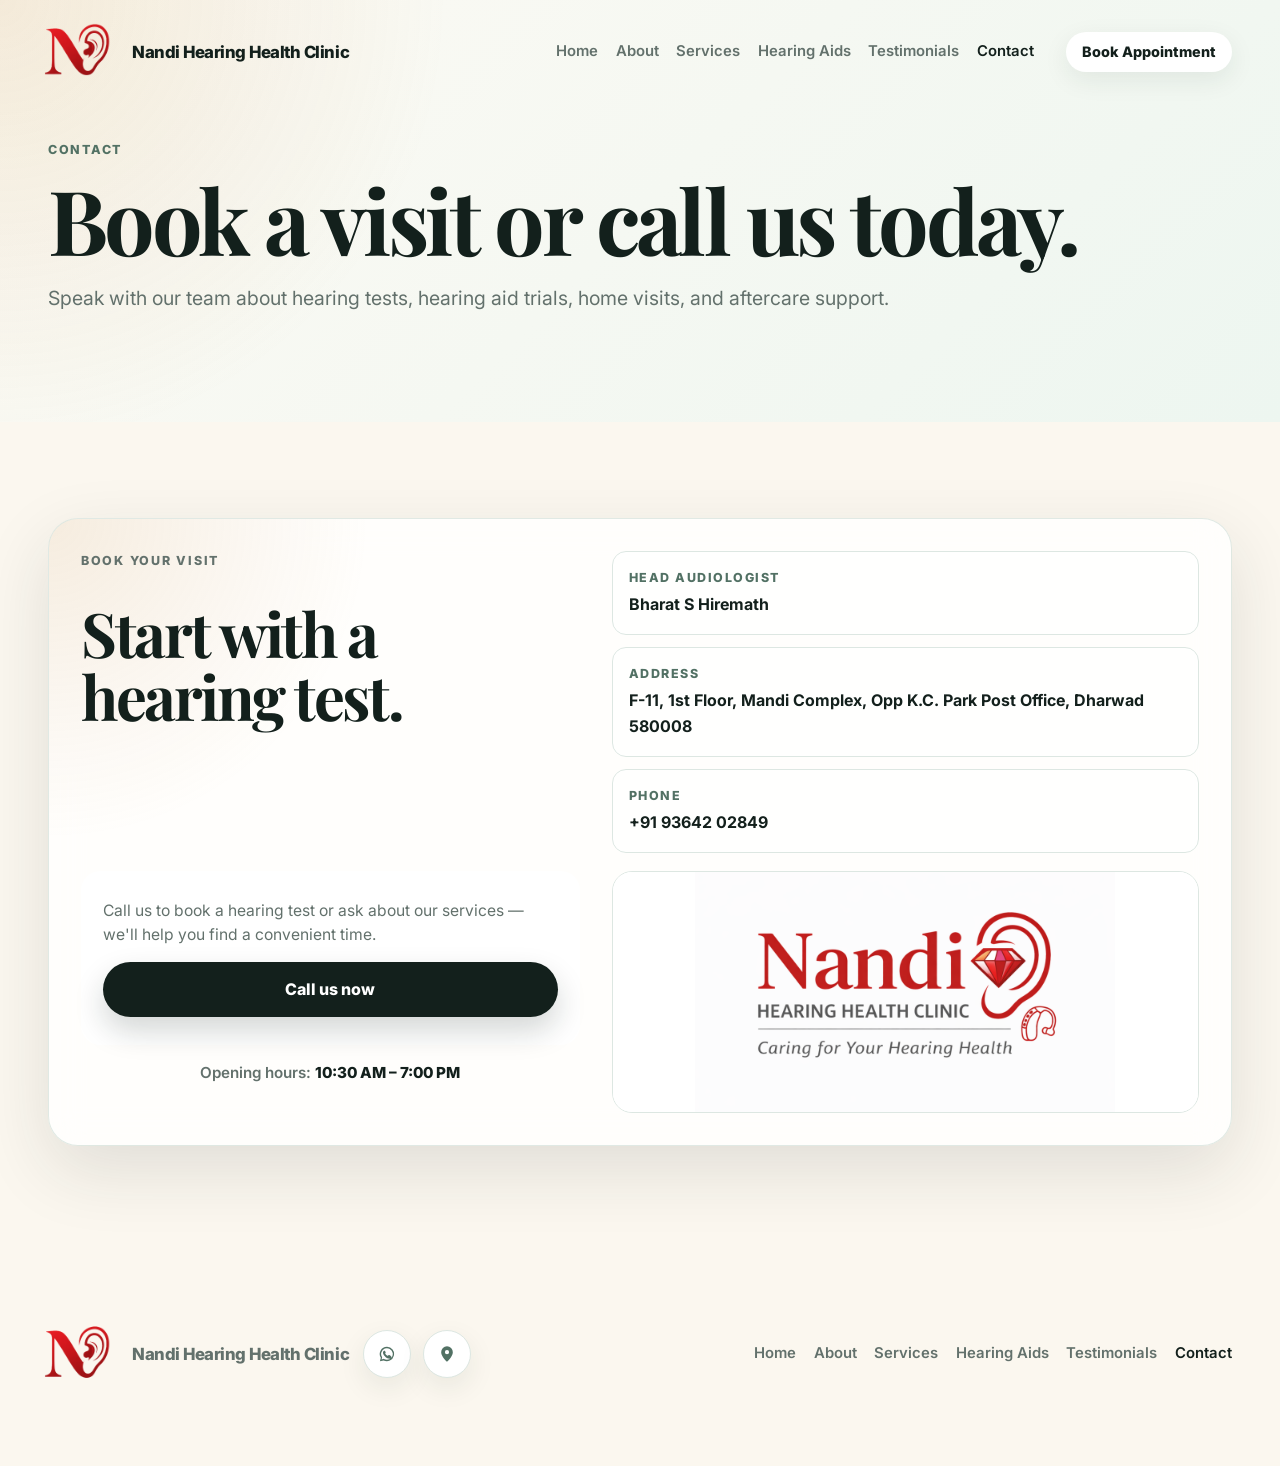
<file: contact.html>
<!doctype html>
<html lang="en">

<head>
  <meta charset="UTF-8" />
  <meta name="viewport" content="width=device-width, initial-scale=1.0" />
  <meta name="description"
    content="Contact Nandi Hearing Health Clinic in Dharwad—call to book a hearing test or learn about our services." />
  <title>Contact | Nandi Hearing Health Clinic</title>
  <link rel="preconnect" href="https://fonts.googleapis.com" />
  <link rel="preconnect" href="https://fonts.gstatic.com" crossorigin />
  <link
    href="https://fonts.googleapis.com/css2?family=Inter:wght@400;500;600;700;800&family=Playfair+Display:wght@600;700&display=swap"
    rel="stylesheet" />
  <link rel="stylesheet" href="styles.css?v=responsive-1" />
  <link rel="icon" href="photos/logo/logo.png" type="image/png" />
</head>

<body>
  <header class="page-header">
    <nav class="nav section" aria-label="Primary navigation">
      <a class="brand" href="index.html" aria-label="Nandi Hearing Health Clinic home">
        <img class="brand-mark" src="photos/logo/logo.png" alt="" width="120" height="120" />
        <span>Nandi Hearing Health Clinic</span>
      </a>
      <button class="nav-toggle" type="button" aria-expanded="false" aria-controls="site-nav" aria-label="Open menu">
        <span></span>
        <span></span>
        <span></span>
      </button>
      <div class="nav-links" id="site-nav">
        <a href="index.html">Home</a>
        <a href="about.html">About</a>
        <a href="services.html">Services</a>
        <a href="hearing-aids.html">Hearing Aids</a>
        <a href="testimonials.html">Testimonials</a>
        <a class="active" href="contact.html">Contact</a>
      </div>
      <a class="nav-cta" href="tel:+919364202849">Book Appointment</a>
    </nav>

    <section class="page-hero section">
      <p class="eyebrow">Contact</p>
      <h1>Book a visit or call us today.</h1>
      <p>
        Speak with our team about hearing tests, hearing aid trials, home visits, and
        aftercare support.
      </p>
    </section>
  </header>

  <main>
    <section class="contact section page-section" id="contact">
      <div class="contact-panel">
        <div class="contact-panel__lead">
          <p class="eyebrow">Book your visit</p>
          <h2>Start with a hearing test.</h2>

        </div>
        <div class="clinic-info">
          <div>
            <span>Head Audiologist</span>
            <strong>Bharat S Hiremath</strong>
          </div>
          <div>
            <span>Address</span>
            <strong>F-11, 1st Floor, Mandi Complex, Opp K.C. Park Post Office, Dharwad 580008</strong>
          </div>
          <div>
            <span>Phone</span>
            <strong><a href="tel:+919364202849">+91 93642 02849</a></strong>
          </div>
        </div>
        <div class="contact-panel__cta-stack">
          <div class="contact-call-cta">
            <p class="contact-call-cta__hint"> Call us to book a hearing test or ask about our services — we'll help you
              find a convenient time.
            </p>
            <a class="button button-primary contact-call-cta__btn" href="tel:+919364202849">Call us now</a>
          </div>
<p class="contact-hours">Opening hours: <strong>10:30 AM – 7:00 PM</strong></p>
        </div>
        <div class="contact-photo">
          <img src="photos/logo/poster.webp" alt="Nandi Hearing Health Clinic hearing care poster" width="480"
            height="240" loading="lazy" />
        </div>
      </div>
    </section>
  </main>

  <footer class="footer">
    <div class="footer-brand">
      <a class="brand" href="index.html">
        <img class="brand-mark" src="photos/logo/logo.png" alt="" width="120" height="120" />
        <span>Nandi Hearing Health Clinic</span>
      </a>
      <div class="footer-brand-icons icon-links" aria-label="Contact us">
        <a href="https://wa.me/919364202849" target="_blank" rel="noreferrer" aria-label="WhatsApp">
          <svg viewBox="0 0 24 24" aria-hidden="true">
            <path
              d="M12 3.2A8.7 8.7 0 0 0 4.6 16.5L3.5 20.8l4.4-1.1A8.7 8.7 0 1 0 12 3.2Zm0 15.8a7 7 0 0 1-3.6-1l-.3-.2-2.6.7.7-2.5-.2-.3A7 7 0 1 1 12 19Zm4-5.2c-.2-.1-1.3-.7-1.5-.7s-.3-.1-.5.1-.6.7-.7.9-.3.2-.5.1a5.8 5.8 0 0 1-2.9-2.5c-.2-.3 0-.4.1-.6l.4-.5c.1-.2.1-.3 0-.5l-.7-1.6c-.2-.4-.3-.4-.5-.4h-.4c-.2 0-.5.1-.7.3-.3.3-.9.9-.9 2.1s.9 2.4 1 2.6c.1.2 1.8 2.8 4.4 3.9.6.3 1.1.4 1.5.5.6.2 1.2.1 1.6.1.5-.1 1.3-.5 1.5-1.1.2-.5.2-1 .1-1.1 0-.2-.2-.2-.4-.3Z" />
          </svg>
        </a>
        <a href="https://www.google.com/search?sca_esv=329b636961daedd2&amp;sxsrf=ANbL-n7UEyuGPYiP8LibcN6B_UWHxGf1Eg:1778841564408&amp;q=Nandi+Hearing+Health+Clinic&amp;si=AL3DRZGNtcdgKOqVhotcr-UG2kkYpwR2WO4qu3O00NmpwBmLnYh-MBgK6r3JSb_7pPasdNBf3IpiQdnf6ZTWlhOPQF0CysIoCIsLLjvF9m_OcBkJsQEiHB6d9CXgu1tKIDxrBu3wslUM&amp;sa=X&amp;sqi=2&amp;ved=2ahUKEwjIqrucjbuUAxV6LBAIHUN8BsAQ_coHegQINBAB&amp;biw=1646&amp;bih=860&amp;dpr=1.75" target="_blank" rel="noreferrer" aria-label="View location on Google">
          <svg viewBox="0 0 24 24" aria-hidden="true">
            <path
              d="M12 2.8a7 7 0 0 0-7 7c0 5.3 7 11.4 7 11.4s7-6.1 7-11.4a7 7 0 0 0-7-7Zm0 9.5a2.5 2.5 0 1 1 0-5 2.5 2.5 0 0 1 0 5Z" />
          </svg>
        </a>
      </div>
    </div>
    <div class="footer-links">
      <a href="index.html">Home</a>
      <a href="about.html">About</a>
      <a href="services.html">Services</a>
      <a href="hearing-aids.html">Hearing Aids</a>
      <a href="testimonials.html">Testimonials</a>
      <a class="active" href="contact.html">Contact</a>
    </div>
  </footer>
  <script src="script.js"></script>
</body>

</html>
</file>
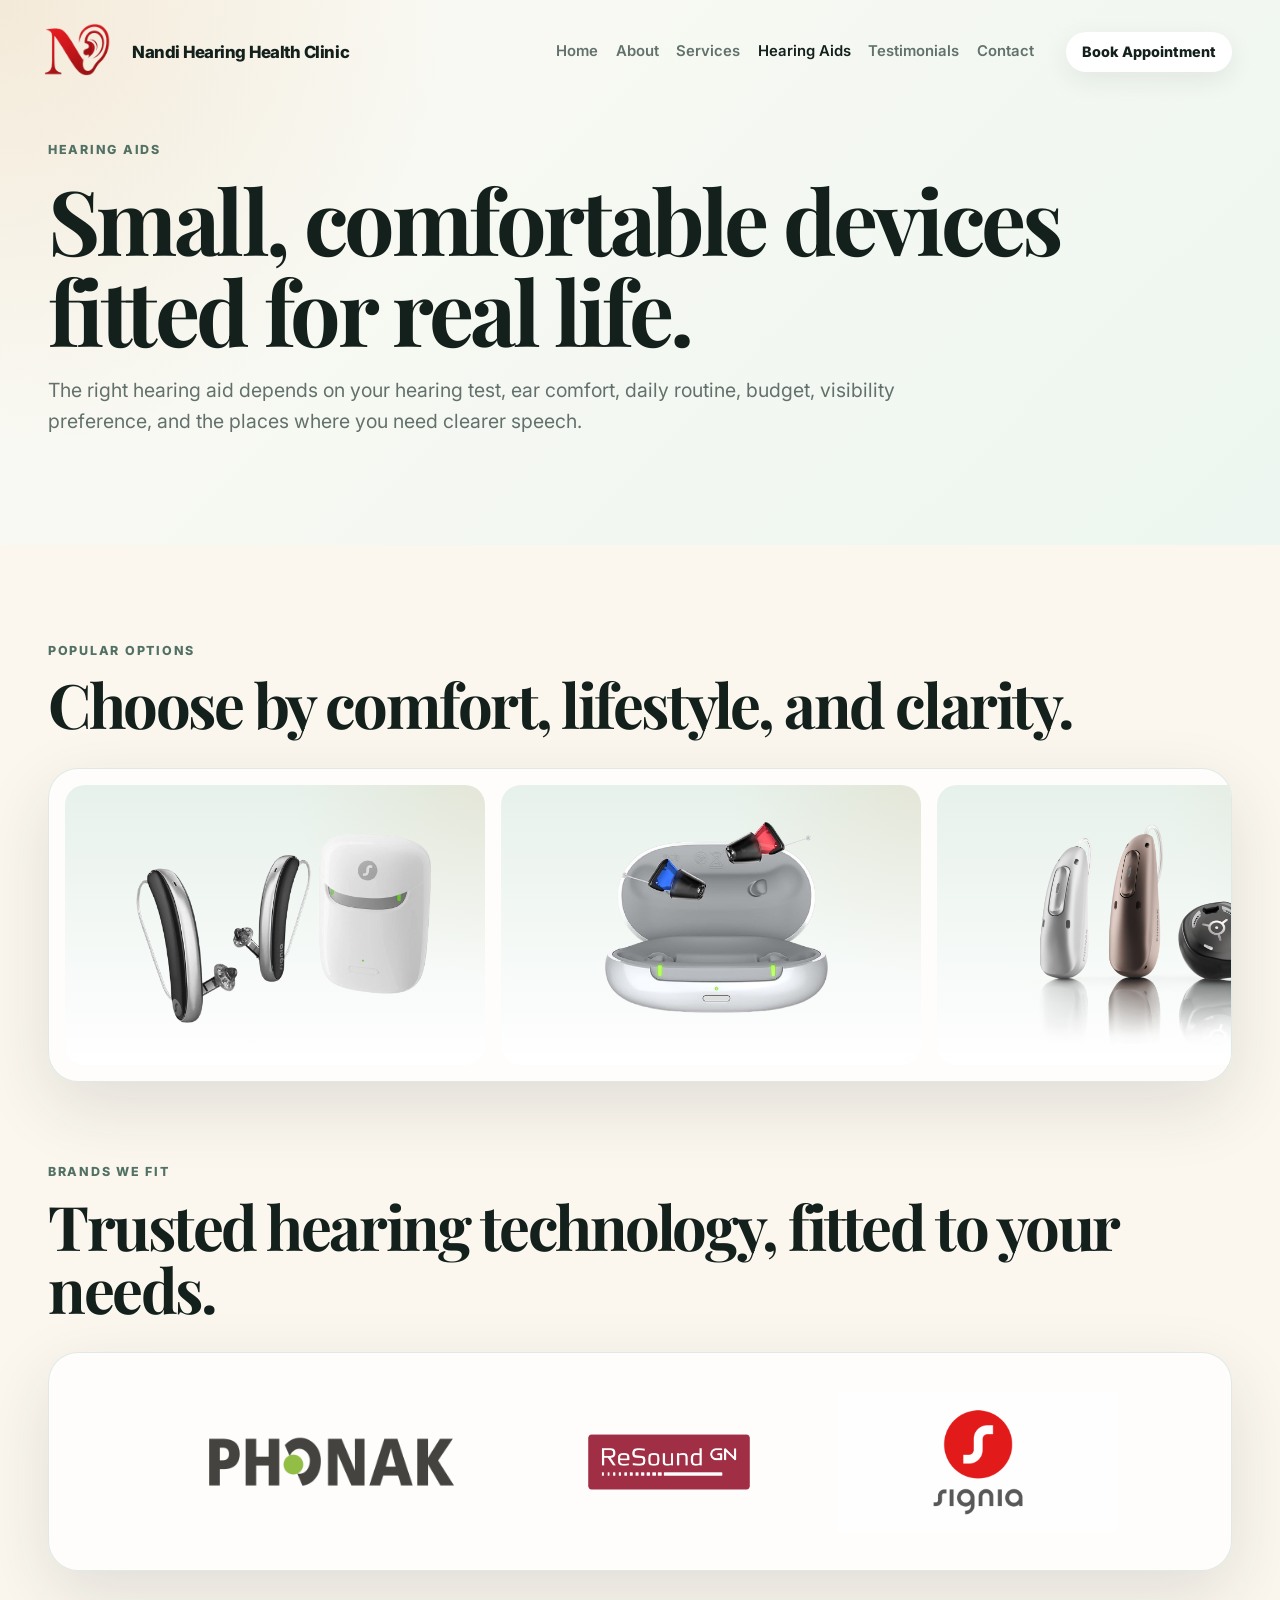
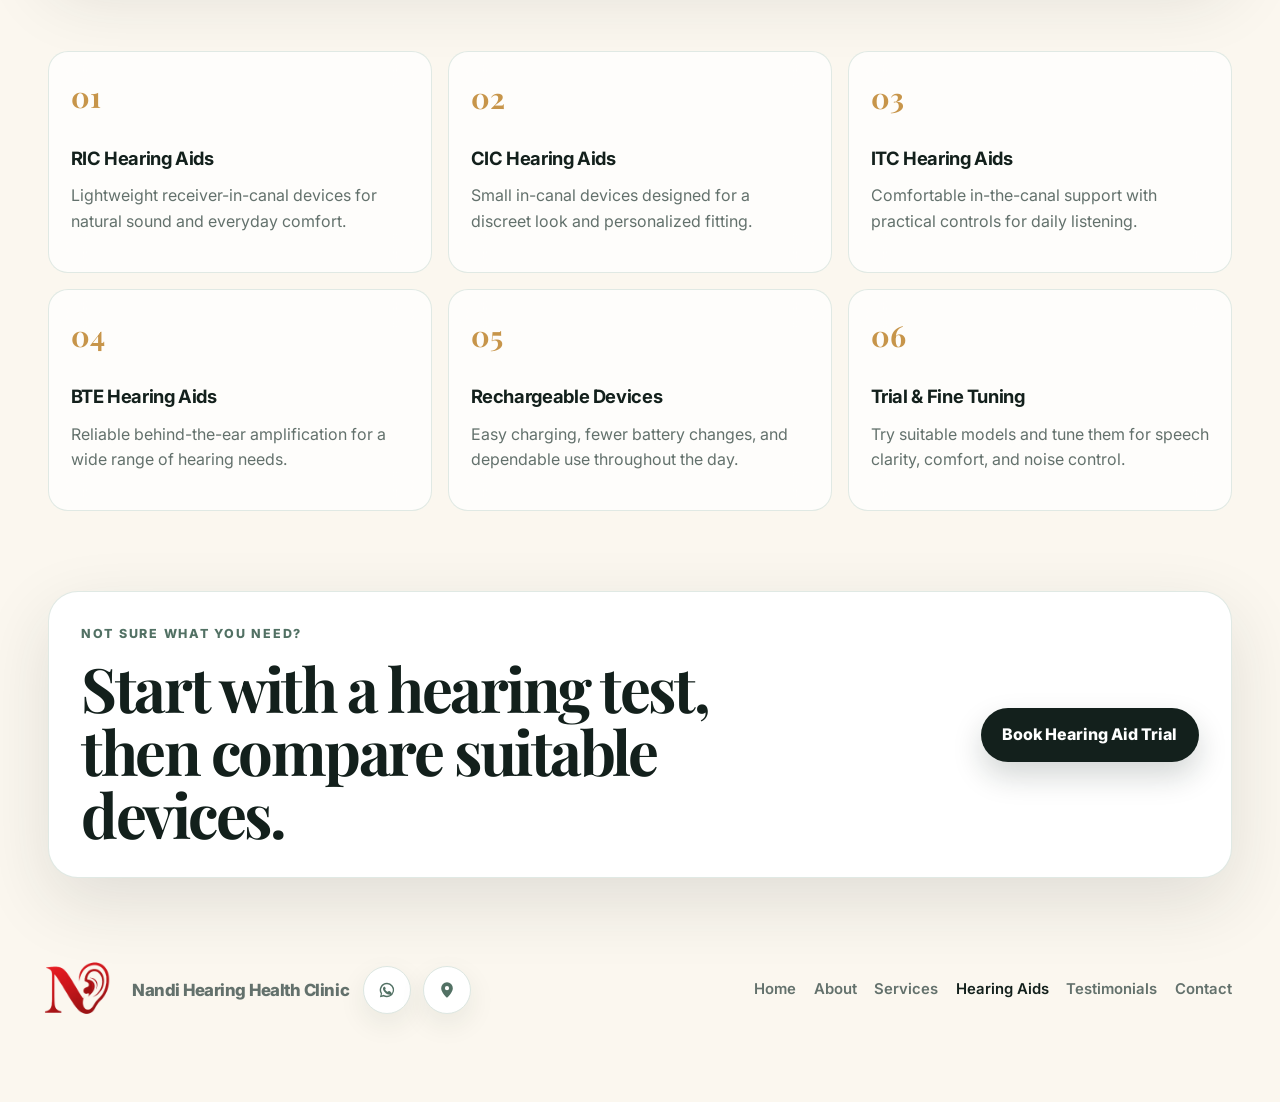
<file: hearing-aids.html>
<!doctype html>
<html lang="en">

<head>
  <meta charset="UTF-8" />
  <meta name="viewport" content="width=device-width, initial-scale=1.0" />
  <meta name="description"
    content="Compare rechargeable, invisible, Bluetooth, RIC, CIC, ITC, and BTE hearing aids at Nandi Hearing Health Clinic." />
  <title>Hearing Aids | Nandi Hearing Health Clinic</title>
  <link rel="preconnect" href="https://fonts.googleapis.com" />
  <link rel="preconnect" href="https://fonts.gstatic.com" crossorigin />
  <link
    href="https://fonts.googleapis.com/css2?family=Inter:wght@400;500;600;700;800&family=Playfair+Display:wght@600;700&display=swap"
    rel="stylesheet" />
  <link rel="stylesheet" href="styles.css?v=responsive-1" />
  <link rel="icon" href="photos/logo/logo.png" type="image/png" />
</head>

<body>
  <header class="page-header">
    <nav class="nav section" aria-label="Primary navigation">
      <a class="brand" href="index.html" aria-label="Nandi Hearing Health Clinic home">
        <img class="brand-mark" src="photos/logo/logo.png" alt="" width="120" height="120" />
        <span>Nandi Hearing Health Clinic</span>
      </a>
      <button class="nav-toggle" type="button" aria-expanded="false" aria-controls="site-nav" aria-label="Open menu">
        <span></span>
        <span></span>
        <span></span>
      </button>
      <div class="nav-links" id="site-nav">
        <a href="index.html">Home</a>
        <a href="about.html">About</a>
        <a href="services.html">Services</a>
        <a class="active" href="hearing-aids.html">Hearing Aids</a>
        <a href="testimonials.html">Testimonials</a>
        <a href="contact.html">Contact</a>
      </div>
      <a class="nav-cta" href="tel:+919364202849">Book Appointment</a>
    </nav>

    <section class="page-hero section">
      <p class="eyebrow">Hearing aids</p>
      <h1>Small, comfortable devices fitted for real life.</h1>
      <p>
        The right hearing aid depends on your hearing test, ear comfort, daily routine,
        budget, visibility preference, and the places where you need clearer speech.
      </p>
    </section>
  </header>

  <main>
    <section class="hearing-aids section page-section">
      <div class="section-heading">
        <p class="eyebrow">Popular options</p>
        <h2>Choose by comfort, lifestyle, and clarity.</h2>
      </div>
      <div class="auto-carousel product-carousel" aria-label="Hearing aid photo carousel">
        <div class="auto-carousel-track">
          <img src="photos/hearing-aids/Styletto-IX_black-silver_double_charger.png"
            alt="Signia Styletto IX rechargeable hearing aids with charger" />
          <img src="photos/hearing-aids/Portable-Charger-Silk_with-Silk-ChGo-IX-out_LED-on_shadow.png"
            alt="Signia Silk rechargeable hearing aids with portable charger" />
          <img src="photos/hearing-aids/ph-packshot-audeo-i-sphere-p4-audeo-i-r-p6-virto-i-r.avif"
            alt="Phonak Audéo and Virto hearing aids" />
          <img src="photos/hearing-aids/ph-packshot-naída.avif" alt="Phonak Naida hearing aid" />
          <img src="photos/hearing-aids/Desktop-Charger-Pure_with-Pure-ChGo-IX_1920x1080.png"
            alt="Phonak Pure Charge&amp;Go hearing aids with desktop charger" />
          <img src="photos/hearing-aids/Pure-Charge-Go-IX_fine-gold_1000x1000_pair_400x.webp"
            alt="Phonak Pure Charge&amp;Go IX hearing aids" />
          <img src="photos/hearing-aids/Hearing-Aid-Styles-CICpng.webp" alt="Completely-in-canal hearing aid style" />
          <img
            src="photos/hearing-aids/resound-zubehor-resound-nexia-microric-resound-premium-ladestation-47050464723208_800x.webp"
            alt="ReSound Nexia micro RIC with premium charging station" />
          <img src="photos/hearing-aids/Styletto-IX_black-silver_double_charger.png" alt="" aria-hidden="true" />
          <img src="photos/hearing-aids/Portable-Charger-Silk_with-Silk-ChGo-IX-out_LED-on_shadow.png" alt=""
            aria-hidden="true" />
          <img src="photos/hearing-aids/ph-packshot-audeo-i-sphere-p4-audeo-i-r-p6-virto-i-r.avif" alt=""
            aria-hidden="true" />
          <img src="photos/hearing-aids/ph-packshot-naída.avif" alt="" aria-hidden="true" />
          <img src="photos/hearing-aids/Desktop-Charger-Pure_with-Pure-ChGo-IX_1920x1080.png" alt=""
            aria-hidden="true" />
          <img src="photos/hearing-aids/Pure-Charge-Go-IX_fine-gold_1000x1000_pair_400x.webp" alt=""
            aria-hidden="true" />
          <img src="photos/hearing-aids/Hearing-Aid-Styles-CICpng.webp" alt="" aria-hidden="true" />
          <img
            src="photos/hearing-aids/resound-zubehor-resound-nexia-microric-resound-premium-ladestation-47050464723208_800x.webp"
            alt="" aria-hidden="true" />
        </div>
      </div>
    </section>

    <section class="section page-section brands-section" aria-label="Hearing aid brands">
      <div class="section-heading">
        <p class="eyebrow">Brands we fit</p>
        <h2>Trusted hearing technology, fitted to your needs.</h2>
      </div>
      <div class="brand-strip">
        <img src="photos/brands/Phonak_Logo.png" alt="Phonak" width="280" height="91" loading="lazy" />
        <img src="photos/brands/ReSound-Logo.png" alt="ReSound" width="280" height="91" loading="lazy" />
        <img src="photos/brands/signia_logo.jpeg" alt="Signia" width="280" height="91" loading="lazy" />
      </div>
    </section>

    <section class="section page-section">
      <div class="service-grid">
        <article class="service-card">
          <span class="icon">01</span>
          <h3>RIC Hearing Aids</h3>
          <p>Lightweight receiver-in-canal devices for natural sound and everyday comfort.</p>
        </article>
        <article class="service-card">
          <span class="icon">02</span>
          <h3>CIC Hearing Aids</h3>
          <p>Small in-canal devices designed for a discreet look and personalized fitting.</p>
        </article>
        <article class="service-card">
          <span class="icon">03</span>
          <h3>ITC Hearing Aids</h3>
          <p>Comfortable in-the-canal support with practical controls for daily listening.</p>
        </article>
        <article class="service-card">
          <span class="icon">04</span>
          <h3>BTE Hearing Aids</h3>
          <p>Reliable behind-the-ear amplification for a wide range of hearing needs.</p>
        </article>
        <article class="service-card">
          <span class="icon">05</span>
          <h3>Rechargeable Devices</h3>
          <p>Easy charging, fewer battery changes, and dependable use throughout the day.</p>
        </article>
        <article class="service-card">
          <span class="icon">06</span>
          <h3>Trial & Fine Tuning</h3>
          <p>Try suitable models and tune them for speech clarity, comfort, and noise control.</p>
        </article>
      </div>
    </section>

    <section class="section page-section">
      <div class="cta-band">
        <div>
          <p class="eyebrow">Not sure what you need?</p>
          <h2>Start with a hearing test, then compare suitable devices.</h2>
        </div>
        <a class="button button-primary" href="contact.html">Book Hearing Aid Trial</a>
      </div>
    </section>
  </main>

  <footer class="footer">
    <div class="footer-brand">
      <a class="brand" href="index.html">
        <img class="brand-mark" src="photos/logo/logo.png" alt="" width="120" height="120" />
        <span>Nandi Hearing Health Clinic</span>
      </a>
      <div class="footer-brand-icons icon-links" aria-label="Contact us">
        <a href="https://wa.me/919364202849" target="_blank" rel="noreferrer" aria-label="WhatsApp">
          <svg viewBox="0 0 24 24" aria-hidden="true">
            <path
              d="M12 3.2A8.7 8.7 0 0 0 4.6 16.5L3.5 20.8l4.4-1.1A8.7 8.7 0 1 0 12 3.2Zm0 15.8a7 7 0 0 1-3.6-1l-.3-.2-2.6.7.7-2.5-.2-.3A7 7 0 1 1 12 19Zm4-5.2c-.2-.1-1.3-.7-1.5-.7s-.3-.1-.5.1-.6.7-.7.9-.3.2-.5.1a5.8 5.8 0 0 1-2.9-2.5c-.2-.3 0-.4.1-.6l.4-.5c.1-.2.1-.3 0-.5l-.7-1.6c-.2-.4-.3-.4-.5-.4h-.4c-.2 0-.5.1-.7.3-.3.3-.9.9-.9 2.1s.9 2.4 1 2.6c.1.2 1.8 2.8 4.4 3.9.6.3 1.1.4 1.5.5.6.2 1.2.1 1.6.1.5-.1 1.3-.5 1.5-1.1.2-.5.2-1 .1-1.1 0-.2-.2-.2-.4-.3Z" />
          </svg>
        </a>
        <a href="https://www.google.com/search?sca_esv=329b636961daedd2&amp;sxsrf=ANbL-n7UEyuGPYiP8LibcN6B_UWHxGf1Eg:1778841564408&amp;q=Nandi+Hearing+Health+Clinic&amp;si=AL3DRZGNtcdgKOqVhotcr-UG2kkYpwR2WO4qu3O00NmpwBmLnYh-MBgK6r3JSb_7pPasdNBf3IpiQdnf6ZTWlhOPQF0CysIoCIsLLjvF9m_OcBkJsQEiHB6d9CXgu1tKIDxrBu3wslUM&amp;sa=X&amp;sqi=2&amp;ved=2ahUKEwjIqrucjbuUAxV6LBAIHUN8BsAQ_coHegQINBAB&amp;biw=1646&amp;bih=860&amp;dpr=1.75" target="_blank" rel="noreferrer" aria-label="View location on Google">
          <svg viewBox="0 0 24 24" aria-hidden="true">
            <path
              d="M12 2.8a7 7 0 0 0-7 7c0 5.3 7 11.4 7 11.4s7-6.1 7-11.4a7 7 0 0 0-7-7Zm0 9.5a2.5 2.5 0 1 1 0-5 2.5 2.5 0 0 1 0 5Z" />
          </svg>
        </a>
      </div>
    </div>
    <div class="footer-links">
      <a href="index.html">Home</a>
      <a href="about.html">About</a>
      <a href="services.html">Services</a>
      <a class="active" href="hearing-aids.html">Hearing Aids</a>
      <a href="testimonials.html">Testimonials</a>
      <a href="contact.html">Contact</a>
    </div>
  </footer>
  <script src="script.js"></script>
</body>

</html>
</file>
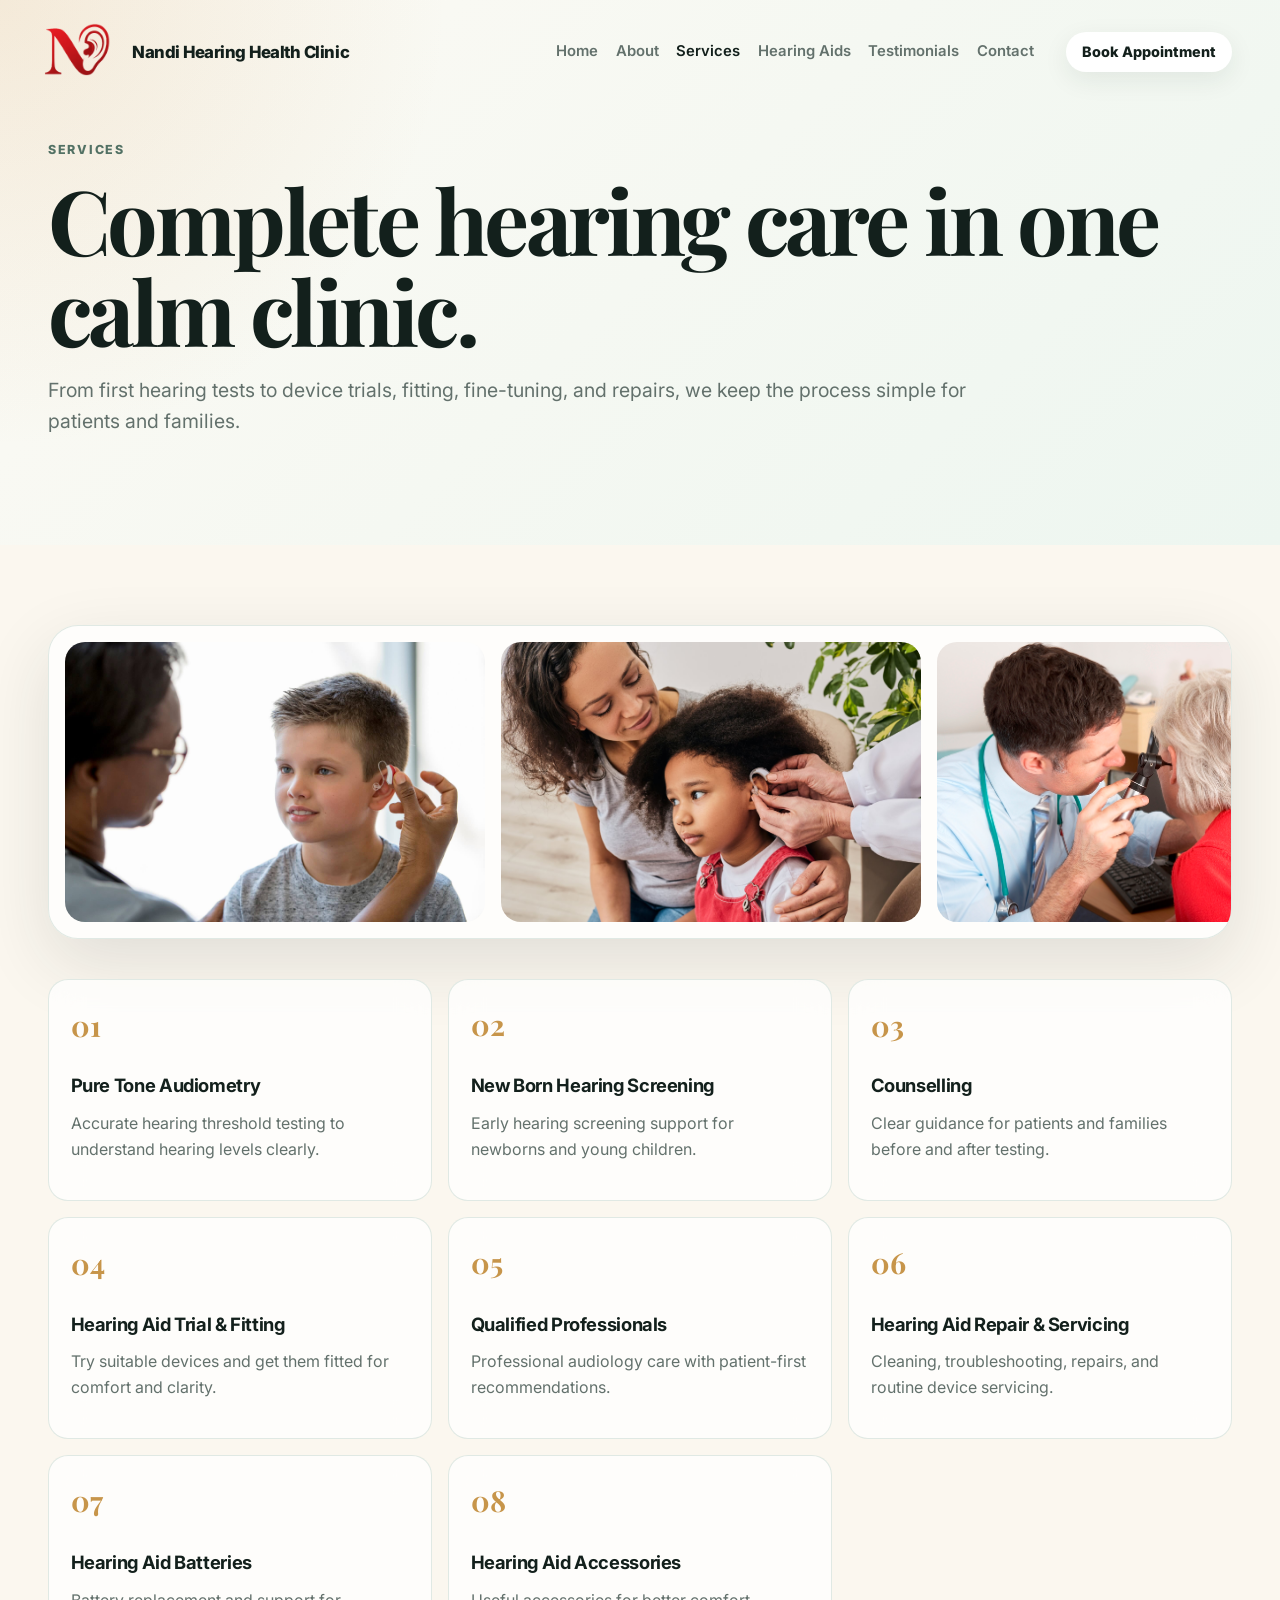
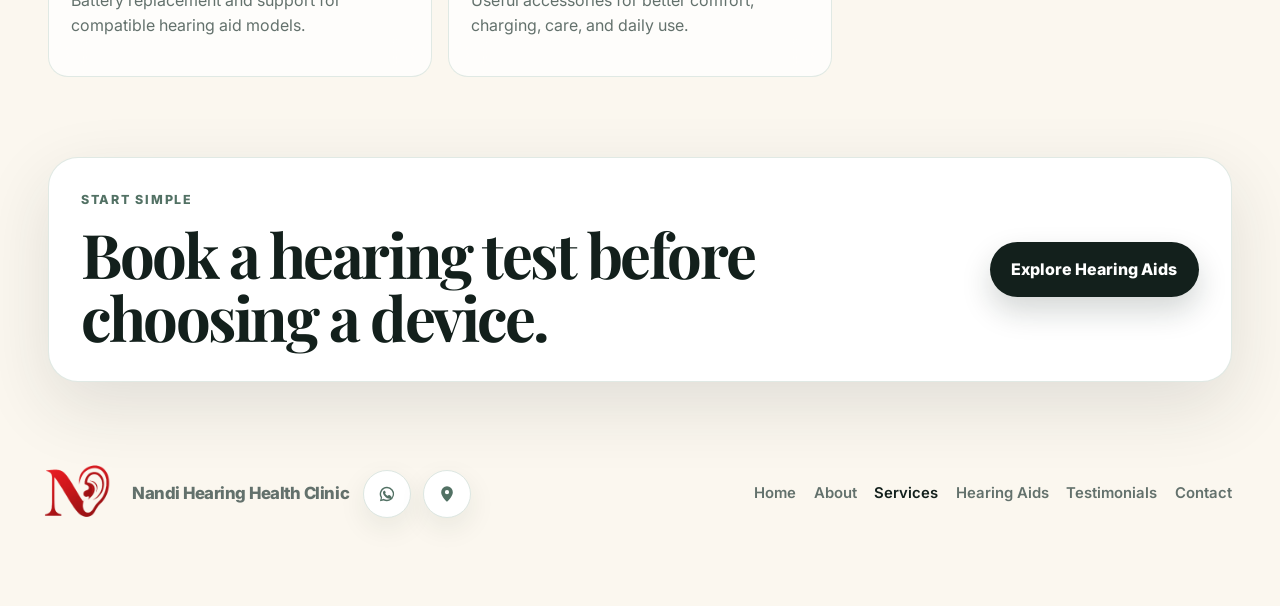
<file: services.html>
<!doctype html>
<html lang="en">

<head>
  <meta charset="UTF-8" />
  <meta name="viewport" content="width=device-width, initial-scale=1.0" />
  <meta name="description"
    content="Explore hearing tests, hearing aid trials, fittings, tinnitus guidance, home visits, and aftercare at Nandi Hearing Health Clinic." />
  <title>Services | Nandi Hearing Health Clinic</title>
  <link rel="preconnect" href="https://fonts.googleapis.com" />
  <link rel="preconnect" href="https://fonts.gstatic.com" crossorigin />
  <link
    href="https://fonts.googleapis.com/css2?family=Inter:wght@400;500;600;700;800&family=Playfair+Display:wght@600;700&display=swap"
    rel="stylesheet" />
  <link rel="stylesheet" href="styles.css?v=responsive-1" />
  <link rel="icon" href="photos/logo/logo.png" type="image/png" />
</head>

<body>
  <header class="page-header">
    <nav class="nav section" aria-label="Primary navigation">
      <a class="brand" href="index.html" aria-label="Nandi Hearing Health Clinic home">
        <img class="brand-mark" src="photos/logo/logo.png" alt="" width="120" height="120" />
        <span>Nandi Hearing Health Clinic</span>
      </a>
      <button class="nav-toggle" type="button" aria-expanded="false" aria-controls="site-nav" aria-label="Open menu">
        <span></span>
        <span></span>
        <span></span>
      </button>
      <div class="nav-links" id="site-nav">
        <a href="index.html">Home</a>
        <a href="about.html">About</a>
        <a class="active" href="services.html">Services</a>
        <a href="hearing-aids.html">Hearing Aids</a>
        <a href="testimonials.html">Testimonials</a>
        <a href="contact.html">Contact</a>
      </div>
      <a class="nav-cta" href="tel:+919364202849">Book Appointment</a>
    </nav>

    <section class="page-hero section">
      <p class="eyebrow">Services</p>
      <h1>Complete hearing care in one calm clinic.</h1>
      <p>
        From first hearing tests to device trials, fitting, fine-tuning, and repairs, we
        keep the process simple for patients and families.
      </p>
    </section>
  </header>

  <main>
    <section class="section page-section">
      <div class="auto-carousel" aria-label="Services photo carousel">
        <div class="auto-carousel-track">
          <img src="photos/services/image-medical-ear-exam.jpg" alt="Medical ear examination" />
          <img src="photos/services/iStock-1302312883.jpg" alt="Professional hearing assessment" />
          <img src="photos/services/02I21109.jpg" alt="Hearing care in the clinic" />
          <img src="photos/services/4e8abc22-118a-4acd-8c8a-b8fcc528e88b.jpg" alt="Audiologist consultation" />
          <img src="photos/services/hoergeraete-reinigen.webp" alt="Hearing aid cleaning and maintenance" />
          <img src="photos/services/image-medical-ear-exam.jpg" alt="" aria-hidden="true" />
          <img src="photos/services/iStock-1302312883.jpg" alt="" aria-hidden="true" />
          <img src="photos/services/02I21109.jpg" alt="" aria-hidden="true" />
          <img src="photos/services/4e8abc22-118a-4acd-8c8a-b8fcc528e88b.jpg" alt="" aria-hidden="true" />
          <img src="photos/services/hoergeraete-reinigen.webp" alt="" aria-hidden="true" />
        </div>
      </div>
      <div class="service-grid">
        <article class="service-card">
          <span class="icon">01</span>
          <h3>Pure Tone Audiometry</h3>
          <p>Accurate hearing threshold testing to understand hearing levels clearly.</p>
        </article>
        <article class="service-card">
          <span class="icon">02</span>
          <h3>New Born Hearing Screening</h3>
          <p>Early hearing screening support for newborns and young children.</p>
        </article>
        <article class="service-card">
          <span class="icon">03</span>
          <h3>Counselling</h3>
          <p>Clear guidance for patients and families before and after testing.</p>
        </article>
        <article class="service-card">
          <span class="icon">04</span>
          <h3>Hearing Aid Trial & Fitting</h3>
          <p>Try suitable devices and get them fitted for comfort and clarity.</p>
        </article>
        <article class="service-card">
          <span class="icon">05</span>
          <h3>Qualified Professionals</h3>
          <p>Professional audiology care with patient-first recommendations.</p>
        </article>
        <article class="service-card">
          <span class="icon">06</span>
          <h3>Hearing Aid Repair & Servicing</h3>
          <p>Cleaning, troubleshooting, repairs, and routine device servicing.</p>
        </article>
        <article class="service-card">
          <span class="icon">07</span>
          <h3>Hearing Aid Batteries</h3>
          <p>Battery replacement and support for compatible hearing aid models.</p>
        </article>
        <article class="service-card">
          <span class="icon">08</span>
          <h3>Hearing Aid Accessories</h3>
          <p>Useful accessories for better comfort, charging, care, and daily use.</p>
        </article>
      </div>
    </section>

    <section class="section page-section">
      <div class="cta-band">
        <div>
          <p class="eyebrow">Start simple</p>
          <h2>Book a hearing test before choosing a device.</h2>
        </div>
        <a class="button button-primary" href="hearing-aids.html">Explore Hearing Aids</a>
      </div>
    </section>
  </main>

  <footer class="footer">
    <div class="footer-brand">
      <a class="brand" href="index.html">
        <img class="brand-mark" src="photos/logo/logo.png" alt="" width="120" height="120" />
        <span>Nandi Hearing Health Clinic</span>
      </a>
      <div class="footer-brand-icons icon-links" aria-label="Contact us">
        <a href="https://wa.me/919364202849" target="_blank" rel="noreferrer" aria-label="WhatsApp">
          <svg viewBox="0 0 24 24" aria-hidden="true">
            <path
              d="M12 3.2A8.7 8.7 0 0 0 4.6 16.5L3.5 20.8l4.4-1.1A8.7 8.7 0 1 0 12 3.2Zm0 15.8a7 7 0 0 1-3.6-1l-.3-.2-2.6.7.7-2.5-.2-.3A7 7 0 1 1 12 19Zm4-5.2c-.2-.1-1.3-.7-1.5-.7s-.3-.1-.5.1-.6.7-.7.9-.3.2-.5.1a5.8 5.8 0 0 1-2.9-2.5c-.2-.3 0-.4.1-.6l.4-.5c.1-.2.1-.3 0-.5l-.7-1.6c-.2-.4-.3-.4-.5-.4h-.4c-.2 0-.5.1-.7.3-.3.3-.9.9-.9 2.1s.9 2.4 1 2.6c.1.2 1.8 2.8 4.4 3.9.6.3 1.1.4 1.5.5.6.2 1.2.1 1.6.1.5-.1 1.3-.5 1.5-1.1.2-.5.2-1 .1-1.1 0-.2-.2-.2-.4-.3Z" />
          </svg>
        </a>
        <a href="https://www.google.com/search?sca_esv=329b636961daedd2&amp;sxsrf=ANbL-n7UEyuGPYiP8LibcN6B_UWHxGf1Eg:1778841564408&amp;q=Nandi+Hearing+Health+Clinic&amp;si=AL3DRZGNtcdgKOqVhotcr-UG2kkYpwR2WO4qu3O00NmpwBmLnYh-MBgK6r3JSb_7pPasdNBf3IpiQdnf6ZTWlhOPQF0CysIoCIsLLjvF9m_OcBkJsQEiHB6d9CXgu1tKIDxrBu3wslUM&amp;sa=X&amp;sqi=2&amp;ved=2ahUKEwjIqrucjbuUAxV6LBAIHUN8BsAQ_coHegQINBAB&amp;biw=1646&amp;bih=860&amp;dpr=1.75" target="_blank" rel="noreferrer" aria-label="View location on Google">
          <svg viewBox="0 0 24 24" aria-hidden="true">
            <path
              d="M12 2.8a7 7 0 0 0-7 7c0 5.3 7 11.4 7 11.4s7-6.1 7-11.4a7 7 0 0 0-7-7Zm0 9.5a2.5 2.5 0 1 1 0-5 2.5 2.5 0 0 1 0 5Z" />
          </svg>
        </a>
      </div>
    </div>
    <div class="footer-links">
      <a href="index.html">Home</a>
      <a href="about.html">About</a>
      <a class="active" href="services.html">Services</a>
      <a href="hearing-aids.html">Hearing Aids</a>
      <a href="testimonials.html">Testimonials</a>
      <a href="contact.html">Contact</a>
    </div>
  </footer>
  <script src="script.js"></script>
</body>

</html>
</file>
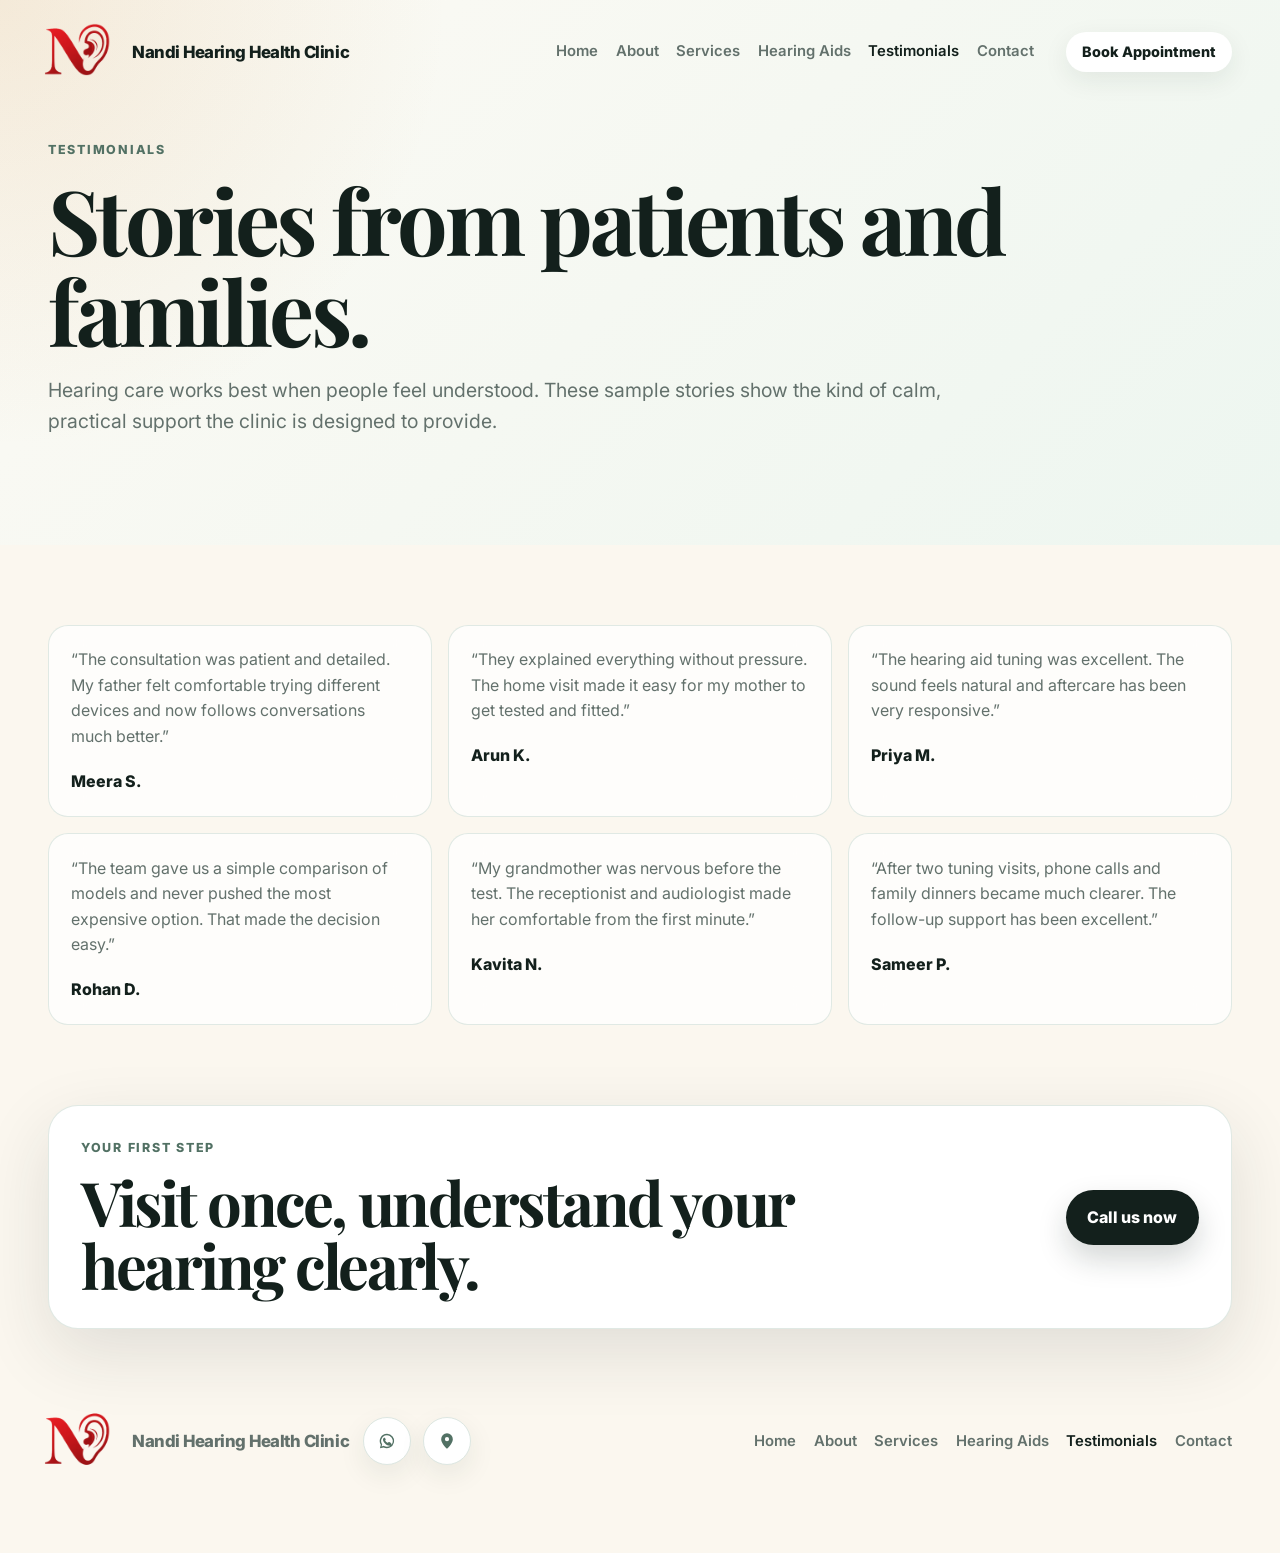
<file: testimonials.html>
<!doctype html>
<html lang="en">

<head>
  <meta charset="UTF-8" />
  <meta name="viewport" content="width=device-width, initial-scale=1.0" />
  <meta name="description"
    content="Patient testimonials for Nandi Hearing Health Clinic hearing tests, hearing aids, and aftercare." />
  <title>Testimonials | Nandi Hearing Health Clinic</title>
  <link rel="preconnect" href="https://fonts.googleapis.com" />
  <link rel="preconnect" href="https://fonts.gstatic.com" crossorigin />
  <link
    href="https://fonts.googleapis.com/css2?family=Inter:wght@400;500;600;700;800&family=Playfair+Display:wght@600;700&display=swap"
    rel="stylesheet" />
  <link rel="stylesheet" href="styles.css?v=responsive-1" />
  <link rel="icon" href="photos/logo/logo.png" type="image/png" />
</head>

<body>
  <header class="page-header">
    <nav class="nav section" aria-label="Primary navigation">
      <a class="brand" href="index.html" aria-label="Nandi Hearing Health Clinic home">
        <img class="brand-mark" src="photos/logo/logo.png" alt="" width="120" height="120" />
        <span>Nandi Hearing Health Clinic</span>
      </a>
      <button class="nav-toggle" type="button" aria-expanded="false" aria-controls="site-nav" aria-label="Open menu">
        <span></span>
        <span></span>
        <span></span>
      </button>
      <div class="nav-links" id="site-nav">
        <a href="index.html">Home</a>
        <a href="about.html">About</a>
        <a href="services.html">Services</a>
        <a href="hearing-aids.html">Hearing Aids</a>
        <a class="active" href="testimonials.html">Testimonials</a>
        <a href="contact.html">Contact</a>
      </div>
      <a class="nav-cta" href="tel:+919364202849">Book Appointment</a>
    </nav>

    <section class="page-hero section">
      <p class="eyebrow">Testimonials</p>
      <h1>Stories from patients and families.</h1>
      <p>
        Hearing care works best when people feel understood. These sample stories show the
        kind of calm, practical support the clinic is designed to provide.
      </p>
    </section>
  </header>

  <main>
    <section class="section page-section">
      <div class="testimonial-grid">
        <figure>
          <blockquote>
            “The consultation was patient and detailed. My father felt comfortable trying
            different devices and now follows conversations much better.”
          </blockquote>
          <figcaption>Meera S.</figcaption>
        </figure>
        <figure>
          <blockquote>
            “They explained everything without pressure. The home visit made it easy for my
            mother to get tested and fitted.”
          </blockquote>
          <figcaption>Arun K.</figcaption>
        </figure>
        <figure>
          <blockquote>
            “The hearing aid tuning was excellent. The sound feels natural and aftercare has
            been very responsive.”
          </blockquote>
          <figcaption>Priya M.</figcaption>
        </figure>
        <figure>
          <blockquote>
            “The team gave us a simple comparison of models and never pushed the most
            expensive option. That made the decision easy.”
          </blockquote>
          <figcaption>Rohan D.</figcaption>
        </figure>
        <figure>
          <blockquote>
            “My grandmother was nervous before the test. The receptionist and audiologist made
            her comfortable from the first minute.”
          </blockquote>
          <figcaption>Kavita N.</figcaption>
        </figure>
        <figure>
          <blockquote>
            “After two tuning visits, phone calls and family dinners became much clearer. The
            follow-up support has been excellent.”
          </blockquote>
          <figcaption>Sameer P.</figcaption>
        </figure>
      </div>
    </section>

    <section class="section page-section">
      <div class="cta-band">
        <div>
          <p class="eyebrow">Your first step</p>
          <h2>Visit once, understand your hearing clearly.</h2>
        </div>
        <a class="button button-primary" href="tel:+919364202849">Call us now</a>
      </div>
    </section>
  </main>

  <footer class="footer">
    <div class="footer-brand">
      <a class="brand" href="index.html">
        <img class="brand-mark" src="photos/logo/logo.png" alt="" width="120" height="120" />
        <span>Nandi Hearing Health Clinic</span>
      </a>
      <div class="footer-brand-icons icon-links" aria-label="Contact us">
        <a href="https://wa.me/919364202849" target="_blank" rel="noreferrer" aria-label="WhatsApp">
          <svg viewBox="0 0 24 24" aria-hidden="true">
            <path
              d="M12 3.2A8.7 8.7 0 0 0 4.6 16.5L3.5 20.8l4.4-1.1A8.7 8.7 0 1 0 12 3.2Zm0 15.8a7 7 0 0 1-3.6-1l-.3-.2-2.6.7.7-2.5-.2-.3A7 7 0 1 1 12 19Zm4-5.2c-.2-.1-1.3-.7-1.5-.7s-.3-.1-.5.1-.6.7-.7.9-.3.2-.5.1a5.8 5.8 0 0 1-2.9-2.5c-.2-.3 0-.4.1-.6l.4-.5c.1-.2.1-.3 0-.5l-.7-1.6c-.2-.4-.3-.4-.5-.4h-.4c-.2 0-.5.1-.7.3-.3.3-.9.9-.9 2.1s.9 2.4 1 2.6c.1.2 1.8 2.8 4.4 3.9.6.3 1.1.4 1.5.5.6.2 1.2.1 1.6.1.5-.1 1.3-.5 1.5-1.1.2-.5.2-1 .1-1.1 0-.2-.2-.2-.4-.3Z" />
          </svg>
        </a>
        <a href="https://www.google.com/search?sca_esv=329b636961daedd2&amp;sxsrf=ANbL-n7UEyuGPYiP8LibcN6B_UWHxGf1Eg:1778841564408&amp;q=Nandi+Hearing+Health+Clinic&amp;si=AL3DRZGNtcdgKOqVhotcr-UG2kkYpwR2WO4qu3O00NmpwBmLnYh-MBgK6r3JSb_7pPasdNBf3IpiQdnf6ZTWlhOPQF0CysIoCIsLLjvF9m_OcBkJsQEiHB6d9CXgu1tKIDxrBu3wslUM&amp;sa=X&amp;sqi=2&amp;ved=2ahUKEwjIqrucjbuUAxV6LBAIHUN8BsAQ_coHegQINBAB&amp;biw=1646&amp;bih=860&amp;dpr=1.75" target="_blank" rel="noreferrer" aria-label="View location on Google">
          <svg viewBox="0 0 24 24" aria-hidden="true">
            <path
              d="M12 2.8a7 7 0 0 0-7 7c0 5.3 7 11.4 7 11.4s7-6.1 7-11.4a7 7 0 0 0-7-7Zm0 9.5a2.5 2.5 0 1 1 0-5 2.5 2.5 0 0 1 0 5Z" />
          </svg>
        </a>
      </div>
    </div>
    <div class="footer-links">
      <a href="index.html">Home</a>
      <a href="about.html">About</a>
      <a href="services.html">Services</a>
      <a href="hearing-aids.html">Hearing Aids</a>
      <a class="active" href="testimonials.html">Testimonials</a>
      <a href="contact.html">Contact</a>
    </div>
  </footer>
  <script src="script.js"></script>
</body>

</html>
</file>
<file: styles.css>
:root {
  --ink: #13201c;
  --muted: #63716c;
  --line: #dde7e2;
  --cream: #fbf7ef;
  --sage: #e7f1eb;
  --sage-dark: #527164;
  --gold: #c7954a;
  --white: #ffffff;
  --shadow: 0 24px 70px rgba(30, 45, 40, 0.12);
  --radius-lg: 30px;
  --radius-md: 20px;
  --radius-sm: 14px;
  --page-max: 1280px;
  --gutter: clamp(1.25rem, 4vw, 3rem);
}

* {
  box-sizing: border-box;
}

html {
  scroll-behavior: smooth;
}

body {
  margin: 0;
  overflow-x: hidden;
  background: var(--cream);
  color: var(--ink);
  font-family: "Inter", system-ui, -apple-system, BlinkMacSystemFont, "Segoe UI", sans-serif;
  line-height: 1.6;
}

img,
svg {
  max-width: 100%;
}

a {
  color: inherit;
  text-decoration: none;
}

button,
input,
select {
  font: inherit;
}

input,
select {
  color-scheme: light;
}

.site-header {
  position: relative;
  overflow: hidden;
  padding-top: 0;
  background:
    radial-gradient(circle at top right, rgba(199, 149, 74, 0.2), transparent 34rem),
    linear-gradient(135deg, #fdfaf4 0%, #edf6f0 100%);
}

.page-header {
  position: relative;
  overflow: hidden;
  padding-top: 0;
  background:
    radial-gradient(circle at top left, rgba(199, 149, 74, 0.16), transparent 28rem),
    linear-gradient(135deg, #fdfaf4 0%, #edf6f0 100%);
}

.site-header>.nav,
.page-header>.nav {
  margin-top: -1.75rem;
  padding-top: 0;
  padding-bottom: 1.75rem;
}

.site-header>.hero,
.page-header>.page-hero {
  margin-top: -1.25rem;
  padding-top: 0;
}

.site-header .hero-content,
.page-header .page-hero>.eyebrow:first-child {
  margin-top: -0.35rem;
}

.section {
  width: min(100%, var(--page-max));
  max-width: var(--page-max);
  margin-right: auto;
  margin-left: auto;
  padding-right: var(--gutter);
  padding-left: var(--gutter);
}

.nav {
  position: relative;
  z-index: 2;
  display: flex;
  flex-wrap: nowrap;
  align-items: center;
  justify-content: space-between;
  gap: 1rem 1.5rem;
  width: min(100%, var(--page-max));
  max-width: var(--page-max);
  margin-right: auto;
  margin-left: auto;
  padding-top: 0;
  padding-bottom: 0;
  padding-right: var(--gutter);
  padding-left: var(--gutter);
}

.nav-toggle {
  display: none;
  flex-direction: column;
  justify-content: center;
  gap: 0.32rem;
  width: 2.75rem;
  height: 2.75rem;
  margin-left: auto;
  padding: 0;
  border: 1px solid var(--line);
  border-radius: 999px;
  background: var(--white);
  box-shadow: 0 8px 26px rgba(30, 45, 40, 0.08);
  cursor: pointer;
}

.nav-toggle span {
  display: block;
  width: 1.1rem;
  height: 2px;
  margin: 0 auto;
  border-radius: 999px;
  background: var(--ink);
  transition: transform 180ms ease, opacity 180ms ease;
}

.nav-toggle[aria-expanded="true"] span:nth-child(1) {
  transform: translateY(6px) rotate(45deg);
}

.nav-toggle[aria-expanded="true"] span:nth-child(2) {
  opacity: 0;
}

.nav-toggle[aria-expanded="true"] span:nth-child(3) {
  transform: translateY(-6px) rotate(-45deg);
}

.brand {
  display: flex;
  align-items: center;
  gap: 0.75rem;
  min-height: 2.75rem;
  min-width: 0;
  margin-left: -0.5rem;
  font-weight: 800;
  letter-spacing: -0.03em;
}

.brand>span {
  font-size: clamp(0.92rem, 1.6vw, 1.05rem);
  line-height: 1.25;
  white-space: nowrap;
}

.brand-mark {
  display: block;
  width: 2.75rem;
  height: 2.75rem;
  flex-shrink: 0;
  overflow: hidden;
  border-radius: 0;
  background: transparent;
  object-fit: contain;
}

.nav .brand-mark {
  width: 10rem;
  height: 10rem;
}

.nav .brand {
  min-height: 0;
  gap: 0;
  margin-left: -3.25rem;
}

.nav .brand>span {
  margin-left: -1.5rem;
}

.footer .brand-mark {
  width: 10rem;
  height: 10rem;
}

.footer-brand {
  display: flex;
  align-items: center;
  gap: 0.85rem;
  flex-wrap: wrap;
  min-width: 0;
  margin-left: -3.25rem;
}

.footer .footer-brand .brand {
  gap: 0;
  margin-left: 0;
  min-height: 0;
}

.footer .brand>span {
  margin-left: -1.5rem;
}

.footer-brand-icons {
  flex-shrink: 0;
}

.nav-links {
  display: flex;
  align-items: center;
  gap: clamp(0.65rem, 1.4vw, 1.1rem);
  margin-left: auto;
  margin-right: 0.5rem;
  color: var(--muted);
  font-size: 0.93rem;
  font-weight: 600;
  white-space: nowrap;
}

.nav-links a {
  transition: color 180ms ease;
}

.nav-links a:hover {
  color: var(--ink);
}

.nav-links a.active {
  color: var(--ink);
}

.nav-cta,
.button {
  display: inline-flex;
  align-items: center;
  justify-content: center;
  min-height: 3rem;
  border: 0;
  border-radius: 999px;
  cursor: pointer;
  font-weight: 800;
  transition:
    transform 180ms ease,
    box-shadow 180ms ease,
    background 180ms ease;
}

.nav-cta {
  min-height: 2.5rem;
  padding: 0.5rem 1rem;
  background: var(--white);
  box-shadow: 0 8px 26px rgba(30, 45, 40, 0.08);
  font-size: 0.9rem;
  white-space: nowrap;
}

.button {
  padding: 0.9rem 1.35rem;
}

.button:hover,
.nav-cta:hover {
  transform: translateY(-2px);
}

.button-primary {
  background: var(--ink);
  color: var(--white);
  box-shadow: 0 14px 30px rgba(19, 32, 28, 0.18);
}

.button-primary:hover {
  background: #20342e;
}

.button-secondary {
  border: 1px solid var(--line);
  background: rgba(255, 255, 255, 0.7);
  color: var(--ink);
}

.text-link {
  display: inline-flex;
  align-items: center;
  color: var(--sage-dark);
  font-weight: 800;
  text-decoration: underline;
  text-underline-offset: 0.28em;
}

.full-width {
  width: 100%;
}

.hero {
  position: relative;
  z-index: 1;
  display: grid;
  grid-template-columns: minmax(0, 1fr) minmax(320px, 440px);
  gap: 1.25rem;
  align-items: start;
  padding-top: 0;
  padding-bottom: 6rem;
}

.hero-content,
.hero-aside {
  min-width: 0;
}

.hero-aside {
  display: grid;
  gap: 1rem;
  align-content: start;
}

.hero-visual {
  grid-column: 1 / -1;
  overflow: hidden;
  border: 1px solid rgba(221, 231, 226, 0.9);
  border-radius: var(--radius-lg);
  box-shadow: var(--shadow);
}

.hero-visual img {
  display: block;
  width: 100%;
  max-height: 420px;
  object-fit: cover;
}

.hero-media {
  margin: 0;
  overflow: hidden;
  border: 1px solid rgba(221, 231, 226, 0.9);
  border-radius: var(--radius-lg);
  box-shadow: var(--shadow);
  min-height: min(420px, 55vh);
  background: linear-gradient(160deg,
      rgba(255, 255, 255, 0.55),
      rgba(221, 231, 226, 0.75));
}

.hero-media img {
  display: block;
  width: 100%;
  max-height: min(560px, 70vh);
  object-fit: cover;
}

.hero-aside .hero-media img {
  max-height: min(280px, 40vh);
}

.hero-media:has(img) {
  min-height: 0;
  background: none;
}

.page-hero {
  padding-top: 0;
  padding-bottom: 5.5rem;
}

.page-hero h1 {
  max-width: none;
  margin-bottom: 1.2rem;
  font-size: clamp(3rem, 7vw, 5.8rem);
}

.page-hero p:not(.eyebrow) {
  max-width: min(100%, 920px);
  color: var(--muted);
  font-size: clamp(1.05rem, 2vw, 1.22rem);
}

.eyebrow {
  margin: 0 0 0.8rem;
  color: var(--sage-dark);
  font-size: 0.78rem;
  font-weight: 800;
  letter-spacing: 0.14em;
  text-transform: uppercase;
}

h1,
h2,
h3,
p {
  margin-top: 0;
}

h1,
h2 {
  font-family: "Playfair Display", Georgia, serif;
  letter-spacing: -0.04em;
  line-height: 1.02;
}

h1 {
  max-width: 100%;
  margin-bottom: 1.4rem;
  font-size: clamp(3.2rem, 8vw, 6.75rem);
  overflow-wrap: normal;
  word-break: normal;
  hyphens: none;
}

h2 {
  margin-bottom: 1rem;
  font-size: clamp(2.2rem, 4.8vw, 4.4rem);
}

h3 {
  margin-bottom: 0.65rem;
  font-size: 1.15rem;
  letter-spacing: -0.02em;
}

.hero-copy {
  max-width: 660px;
  color: var(--muted);
  font-size: clamp(1.05rem, 2vw, 1.25rem);
}

.hero-actions,
.trust-row {
  display: flex;
  flex-wrap: wrap;
  gap: 0.8rem;
  align-items: center;
}

.hero-actions {
  margin-top: 2rem;
}

.trust-row {
  margin-top: 1.6rem;
  color: var(--sage-dark);
  font-size: 0.95rem;
  font-weight: 800;
}

.trust-row span {
  display: inline-flex;
  align-items: center;
  gap: 0.45rem;
}

.trust-row span::before {
  width: 0.5rem;
  height: 0.5rem;
  content: "";
  border-radius: 50%;
  background: var(--gold);
}

.service-card,
.product-grid article,
.testimonial-grid figure,
.contact-panel,
.why-card {
  border: 1px solid rgba(221, 231, 226, 0.9);
  background: rgba(255, 255, 255, 0.74);
  box-shadow: var(--shadow);
  backdrop-filter: blur(16px);
}

.service-card p,
.product-grid p,
.testimonial-grid blockquote,
.contact-panel p,
.split-copy {
  color: var(--muted);
}

.card-topline {
  display: inline-flex;
  margin-bottom: 1rem;
  padding: 0.35rem 0.7rem;
  border-radius: 999px;
  background: var(--sage);
  color: var(--sage-dark);
  font-size: 0.78rem;
  font-weight: 800;
}

.stats {
  display: grid;
  grid-template-columns: repeat(4, minmax(0, 1fr));
  gap: 1px;
  overflow: hidden;
  position: relative;
  z-index: 2;
  margin-top: 2rem;
  border: 1px solid var(--line);
  border-radius: var(--radius-lg);
  background: var(--line);
  box-shadow: 0 18px 50px rgba(30, 45, 40, 0.09);
}

.stats div {
  display: grid;
  gap: 0.2rem;
  min-width: 0;
  padding: 1.35rem;
  background: var(--white);
}

.stats strong {
  font-family: "Playfair Display", Georgia, serif;
  font-size: clamp(1.85rem, 3vw, 2.25rem);
  line-height: 1;
  white-space: nowrap;
}

.stats span {
  color: var(--muted);
  font-size: 0.9rem;
  font-weight: 700;
}

.split {
  display: grid;
  grid-template-columns: 0.85fr 1fr;
  gap: 4rem;
  padding-top: 7rem;
  padding-bottom: 4.5rem;
}

.split-copy {
  font-size: 1.05rem;
}

.narrative-copy {
  max-width: min(100%, 980px);
  color: var(--muted);
  font-size: 1.05rem;
}

.section-heading {
  max-width: min(100%, 1080px);
  margin-bottom: 2rem;
}

.page-section {
  padding-top: 5rem;
}

.compact-section {
  padding-top: 2.5rem;
}

.compact-section .why-card {
  margin-top: 0;
}

.service-grid,
.product-grid,
.testimonial-grid {
  display: grid;
  gap: 1rem;
}

.problem-grid,
.journey-grid {
  display: grid;
  gap: 1rem;
}

.problem-grid {
  grid-template-columns: repeat(4, 1fr);
}

.problem-grid article,
.journey-grid article {
  border: 1px solid rgba(221, 231, 226, 0.9);
  background: rgba(255, 255, 255, 0.74);
  box-shadow: 0 14px 38px rgba(30, 45, 40, 0.07);
}

.problem-grid article {
  padding: 1.35rem;
  border-radius: var(--radius-md);
}

.problem-grid p,
.journey-grid p,
.impact-copy,
.home-cta p {
  color: var(--muted);
}

.impact-card,
.home-cta {
  display: grid;
  grid-template-columns: 0.9fr 1fr;
  gap: 2rem;
  margin-top: 0;
  padding: 2rem;
  border: 1px solid rgba(221, 231, 226, 0.9);
  border-radius: var(--radius-lg);
  background:
    radial-gradient(circle at top right, rgba(199, 149, 74, 0.16), transparent 22rem),
    rgba(255, 255, 255, 0.82);
  box-shadow: var(--shadow);
}

.impact-card h2,
.home-cta h2 {
  margin-bottom: 0;
}

.impact-copy {
  font-size: 1.05rem;
}

.journey-grid {
  grid-template-columns: repeat(4, 1fr);
}

.journey-grid article {
  padding: 1.35rem;
  border-radius: var(--radius-md);
}

.journey-grid span {
  display: inline-flex;
  margin-bottom: 1.2rem;
  color: var(--gold);
  font-family: "Playfair Display", Georgia, serif;
  font-size: 1.8rem;
  font-weight: 700;
}

.home-cta {
  align-items: center;
}

.home-cta h2 {
  max-width: none;
}

/* Body copy under the headline ("Why choose Nandi") */
.home-cta>div:first-child>h2+p {
  margin-top: 1.25rem;
  padding-top: 0.5rem;
}

.home-benefits {
  margin-top: 0;
}

.home-cta-links {
  display: flex;
  flex-wrap: wrap;
  gap: 0.8rem;
  justify-content: flex-start;
}

.home-cta-side {
  display: grid;
  gap: 1.2rem;
}

.service-grid {
  grid-template-columns: repeat(3, 1fr);
}

.service-card {
  padding: 1.35rem;
  border-radius: var(--radius-md);
  box-shadow: none;
}

.service-card .icon {
  display: inline-flex;
  margin-bottom: 1.5rem;
  color: var(--gold);
  font-family: "Playfair Display", Georgia, serif;
  font-size: 1.8rem;
  font-weight: 700;
}

.hearing-aids {
  padding-top: 6rem;
  padding-bottom: 0;
}

.product-grid {
  grid-template-columns: repeat(3, 1fr);
}

.product-grid article {
  display: grid;
  overflow: hidden;
  min-height: auto;
  padding: 0;
  border-radius: var(--radius-lg);
  background: rgba(255, 255, 255, 0.74);
  color: var(--ink);
}

.product-image {
  display: grid;
  min-height: 220px;
  place-items: center;
  padding: 1.5rem;
  background:
    radial-gradient(circle at top right, rgba(199, 149, 74, 0.16), transparent 12rem),
    linear-gradient(180deg, var(--sage), rgba(255, 255, 255, 0.95));
}

.product-image img {
  width: 100%;
  max-height: 190px;
  object-fit: contain;
}

.product-copy {
  padding: 1.35rem 1.5rem 1.5rem;
}

.product-grid p {
  color: var(--muted);
}

.brands-section {
  padding-top: 5rem;
}

.brand-strip {
  display: flex;
  flex-wrap: wrap;
  align-items: center;
  justify-content: center;
  gap: clamp(2rem, 5vw, 4rem);
  padding: 2.4rem;
  border: 1px solid rgba(221, 231, 226, 0.9);
  border-radius: var(--radius-lg);
  background: rgba(255, 255, 255, 0.74);
  box-shadow: var(--shadow);
}

.brands-section .brand-strip img {
  width: auto;
  height: 140px;
  max-width: none;
  max-height: none;
  object-fit: contain;
  filter: grayscale(0.15);
  opacity: 0.92;
}

.auto-carousel {
  overflow: hidden;
  border: 1px solid rgba(221, 231, 226, 0.9);
  border-radius: var(--radius-lg);
  background: rgba(255, 255, 255, 0.74);
  box-shadow: var(--shadow);
}

.auto-carousel:has(+ .service-grid) {
  margin-bottom: 2.5rem;
}

.auto-carousel-track {
  display: flex;
  width: max-content;
  gap: 1rem;
  padding: 1rem;
  animation: carousel-scroll 42s linear infinite;
}

.auto-carousel:hover .auto-carousel-track {
  animation-play-state: paused;
}

.auto-carousel img {
  width: min(72vw, 420px);
  height: 280px;
  flex: 0 0 auto;
  border-radius: var(--radius-md);
  object-fit: cover;
}

.product-carousel .auto-carousel-track {
  animation-duration: 56s;
}

.product-carousel img {
  padding: 1rem;
  background:
    radial-gradient(circle at top right, rgba(199, 149, 74, 0.12), transparent 12rem),
    linear-gradient(180deg, var(--sage), rgba(255, 255, 255, 0.95));
  object-fit: contain;
}

@keyframes carousel-scroll {
  from {
    transform: translateX(0);
  }

  to {
    transform: translateX(calc(-50% - 0.5rem));
  }
}

@media (prefers-reduced-motion: reduce) {
  .auto-carousel-track {
    animation: none;
  }
}

.feature-image {
  overflow: hidden;
  margin-bottom: 2rem;
  border: 1px solid rgba(221, 231, 226, 0.9);
  border-radius: var(--radius-lg);
  box-shadow: var(--shadow);
}

.feature-image img {
  display: block;
  width: 100%;
  max-height: 360px;
  object-fit: cover;
}

.contact-photo {
  overflow: hidden;
  margin-top: 1.15rem;
  border: 1px solid var(--line);
  border-radius: var(--radius-md);
}

.contact-photo img {
  display: block;
  width: 100%;
  max-height: 300px;
  object-fit: contain;
  background: var(--white);
}

.why-card {
  display: grid;
  grid-template-columns: 1fr 1fr;
  gap: 2rem;
  margin: 6rem 0 0;
  padding: 2rem;
  border-radius: var(--radius-lg);
}

.why-list {
  display: grid;
  grid-template-columns: repeat(2, 1fr);
  gap: 0.8rem;
}

.why-list span {
  padding: 1rem;
  border-radius: var(--radius-sm);
  background: var(--sage);
  color: var(--sage-dark);
  font-weight: 800;
}

#testimonials {
  padding-top: 6rem;
}

.testimonial-grid {
  grid-template-columns: repeat(3, 1fr);
}

.testimonial-grid figure {
  margin: 0;
  padding: 1.35rem;
  border-radius: var(--radius-md);
  box-shadow: none;
}

.testimonial-grid blockquote {
  margin: 0 0 1.2rem;
}

.testimonial-grid figcaption {
  color: var(--ink);
  font-weight: 800;
}


.contact {
  padding-top: 6rem;
  padding-bottom: 6rem;
}

.contact-panel {
  display: grid;
  grid-template-columns: minmax(0, 0.85fr) minmax(0, 1fr);
  grid-template-rows: auto auto;
  align-items: start;
  column-gap: 2rem;
  row-gap: 1.15rem;
  padding: 2rem;
  border-radius: var(--radius-lg);
  background:
    radial-gradient(circle at top left, rgba(199, 149, 74, 0.17), transparent 20rem),
    rgba(255, 255, 255, 0.82);
}

.contact-panel__lead {
  grid-column: 1;
  grid-row: 1;
  display: flex;
  flex-direction: column;
  gap: 1.15rem;
  min-width: 0;
}

.contact-panel>.clinic-info {
  grid-column: 2;
  grid-row: 1;
  margin-top: 0;
}

.contact-panel__cta-stack {
  grid-column: 1;
  grid-row: 2;
  display: flex;
  flex-direction: column;
  gap: 1rem;
  min-width: 0;
}

.contact-panel>.contact-photo {
  grid-column: 2;
  grid-row: 2;
  margin-top: 0;
}

.contact-panel__cta-stack .contact-call-cta {
  justify-items: stretch;
  text-align: left;
}

.contact-panel__cta-stack .contact-call-cta__hint {
  max-width: none;
}

.contact-panel__cta-stack .contact-call-cta__btn {
  max-width: none;
}

.contact-panel__cta-stack .contact-details {
  margin-top: 0;
}

.contact-hours {
  margin: 0;
  color: var(--muted);
  font-size: 0.95rem;
  font-weight: 600;
  text-align: center;
}

.contact-hours strong {
  color: var(--ink);
  font-weight: 800;
}

.contact-details {
  display: grid;
  gap: 0.6rem;
  margin-top: 1.5rem;
  color: var(--muted);
  font-weight: 700;
}

.contact-details a:hover {
  color: var(--ink);
}

.icon-links {
  display: flex;
  flex-wrap: wrap;
  gap: 0.75rem;
}

.icon-links a {
  display: inline-grid;
  width: 3rem;
  height: 3rem;
  place-items: center;
  border: 1px solid var(--line);
  border-radius: 999px;
  background: var(--white);
  color: var(--sage-dark);
  box-shadow: 0 10px 28px rgba(30, 45, 40, 0.08);
  transition:
    transform 180ms ease,
    color 180ms ease,
    border-color 180ms ease;
}

.icon-links a:hover {
  border-color: rgba(82, 113, 100, 0.35);
  color: var(--ink);
  transform: translateY(-2px);
}

.icon-links svg {
  width: 1.25rem;
  height: 1.25rem;
  fill: currentColor;
}

.clinic-info {
  display: grid;
  gap: 0.8rem;
  margin-top: 1.5rem;
}

.clinic-info div {
  display: grid;
  gap: 0.25rem;
  padding: 1rem;
  border: 1px solid var(--line);
  border-radius: var(--radius-sm);
  background: rgba(255, 255, 255, 0.68);
}

.clinic-info span {
  color: var(--sage-dark);
  font-size: 0.78rem;
  font-weight: 800;
  letter-spacing: 0.12em;
  text-transform: uppercase;
}

.clinic-info strong {
  color: var(--ink);
}

.contact-call-cta {
  display: grid;
  gap: 1rem;
  justify-items: center;
  width: 100%;
  margin-top: 0;
  padding: 1.75rem 1.35rem;
  border-radius: var(--radius-md);
  text-align: center;
  background: var(--white);
}

.contact-call-cta__hint {
  margin: 0;
  max-width: 22rem;
  color: var(--muted);
  font-size: 0.98rem;
  line-height: 1.5;
}

.contact-call-cta__btn {
  width: 100%;
  max-width: 20rem;
  min-height: 3.25rem;
  border-radius: 999px;
}

.photo-gallery {
  display: grid;
  grid-template-columns: 1.2fr 0.8fr;
  gap: 1rem;
}

.photo-card {
  display: grid;
  gap: 0.7rem;
  margin: 0;
}

.photo-card.large {
  grid-row: span 2;
}

.photo-img {
  display: block;
  width: 100%;
  min-height: 260px;
  object-fit: cover;
  border: 1px solid rgba(221, 231, 226, 0.9);
  border-radius: var(--radius-lg);
}

.photo-card.large .photo-img {
  min-height: 548px;
}

.photo-gallery-row {
  display: grid;
  grid-template-columns: repeat(3, 1fr);
  gap: 1rem;
  margin-top: 1rem;
}

.photo-placeholder,
.team-photo {
  display: grid;
  min-height: 260px;
  place-items: center;
  border: 1px solid rgba(221, 231, 226, 0.9);
  border-radius: var(--radius-lg);
  background:
    linear-gradient(135deg, rgba(19, 32, 28, 0.68), rgba(82, 113, 100, 0.46)),
    radial-gradient(circle at top right, rgba(199, 149, 74, 0.42), transparent 13rem);
  color: rgba(255, 255, 255, 0.86);
  font-weight: 800;
  text-align: center;
}

.photo-card.large .photo-placeholder {
  min-height: 548px;
}

.photo-card figcaption {
  color: var(--muted);
  font-size: 0.95rem;
  font-weight: 800;
}

.photo-link {
  color: var(--sage-dark);
  font-weight: 800;
  text-decoration: underline;
  text-underline-offset: 0.22em;
}

.audiologist-profile {
  display: grid;
  grid-template-columns: minmax(260px, 380px) minmax(0, 1fr);
  gap: 2rem;
  align-items: start;
  padding: 1.5rem;
  border: 1px solid rgba(221, 231, 226, 0.9);
  border-radius: var(--radius-lg);
  background: rgba(255, 255, 255, 0.74);
  box-shadow: var(--shadow);
}

.audiologist-profile-media {
  overflow: hidden;
  border-radius: var(--radius-md);
}

.audiologist-profile-media img {
  display: block;
  width: 100%;
  min-height: 320px;
  object-fit: cover;
}

.audiologist-profile-copy h2 {
  margin-bottom: 0.35rem;
}

.audiologist-title {
  margin-bottom: 1rem;
  color: var(--gold);
  font-size: 0.95rem;
  font-weight: 800;
}

.audiologist-profile-copy>p:not(.eyebrow):not(.audiologist-title) {
  color: var(--muted);
}

.audiologist-highlights {
  display: grid;
  gap: 0.55rem;
  margin: 1.25rem 0 1.5rem;
  padding: 0;
  list-style: none;
}

.audiologist-highlights li {
  position: relative;
  padding-left: 1.35rem;
  color: var(--ink);
  font-weight: 600;
}

.audiologist-highlights li::before {
  position: absolute;
  left: 0;
  content: "";
  width: 0.5rem;
  height: 0.5rem;
  margin-top: 0.45rem;
  border-radius: 50%;
  background: var(--gold);
}

.audiologist-stats {
  display: grid;
  grid-template-columns: repeat(4, minmax(0, 1fr));
  gap: 1px;
  overflow: hidden;
  margin: 1.35rem 0 1.5rem;
  border: 1px solid var(--line);
  border-radius: var(--radius-md);
  background: var(--line);
}

.audiologist-stats div {
  display: grid;
  gap: 0.2rem;
  min-width: 0;
  padding: 1rem;
  background: var(--white);
}

.audiologist-stats strong {
  font-family: "Playfair Display", Georgia, serif;
  font-size: clamp(1.45rem, 2.8vw, 2rem);
  line-height: 1;
  white-space: nowrap;
}

.audiologist-stats span {
  color: var(--muted);
  font-size: 0.82rem;
  font-weight: 800;
  line-height: 1.25;
}

.audiologist-meta {
  display: grid;
  gap: 0.8rem;
  margin-bottom: 1.5rem;
}

.audiologist-meta div {
  display: grid;
  gap: 0.25rem;
  padding: 1rem;
  border: 1px solid var(--line);
  border-radius: var(--radius-sm);
  background: var(--sage);
}

.audiologist-meta span {
  color: var(--sage-dark);
  font-size: 0.78rem;
  font-weight: 800;
  letter-spacing: 0.12em;
  text-transform: uppercase;
}

.audiologist-meta strong {
  color: var(--ink);
  font-weight: 700;
  line-height: 1.45;
}

.audiologist-meta a {
  color: var(--ink);
}

.audiologist-actions {
  display: flex;
  flex-wrap: wrap;
  gap: 0.8rem;
}

.team-grid {
  display: grid;
  grid-template-columns: repeat(3, 1fr);
  gap: 1rem;
}

.team-card {
  display: grid;
  gap: 1.2rem;
  padding: 1.2rem;
  border: 1px solid rgba(221, 231, 226, 0.9);
  border-radius: var(--radius-lg);
  background: rgba(255, 255, 255, 0.74);
  box-shadow: var(--shadow);
}

.team-photo {
  min-height: 230px;
  border-radius: var(--radius-md);
}

.team-card p {
  color: var(--muted);
}

.team-card .role {
  margin-bottom: 0.4rem;
  color: var(--gold);
  font-size: 0.78rem;
  font-weight: 800;
  letter-spacing: 0.12em;
  text-transform: uppercase;
}

.cta-band {
  display: flex;
  align-items: center;
  justify-content: space-between;
  gap: 1.5rem;
  padding: 2rem;
  border: 1px solid rgba(221, 231, 226, 0.9);
  border-radius: var(--radius-lg);
  background: var(--white);
  box-shadow: var(--shadow);
}

.cta-band h2 {
  max-width: 720px;
  margin-bottom: 0;
}

.footer {
  display: flex;
  flex-wrap: wrap;
  align-items: center;
  justify-content: space-between;
  gap: 1rem;
  width: min(100%, var(--page-max));
  max-width: var(--page-max);
  margin-right: auto;
  margin-left: auto;
  padding: 2rem var(--gutter);
  border-top: 0;
  color: var(--muted);
}

.footer p {
  margin: 0;
}

.footer-links {
  display: flex;
  flex-wrap: wrap;
  gap: clamp(0.8rem, 1.4vw, 1.1rem);
  font-size: 0.93rem;
  font-weight: 600;
}

.footer-links a {
  color: var(--muted);
  transition: color 180ms ease;
}

.footer-links a:hover,
.footer-links a.active {
  color: var(--ink);
}

body.nav-menu-open {
  overflow: hidden;
}

body.nav-menu-open::before {
  position: fixed;
  inset: 0;
  z-index: 99;
  background: rgba(19, 32, 28, 0.35);
  content: "";
}

@media (max-width: 980px) {
  .site-header,
  .page-header {
    overflow: visible;
  }

  .nav {
    position: relative;
    z-index: 100;
    align-items: center;
    flex-wrap: nowrap;
  }

  .nav-toggle {
    display: inline-flex;
    position: relative;
    z-index: 102;
  }

  .nav .brand {
    position: relative;
    z-index: 102;
  }

  .nav-links {
    display: flex;
    position: absolute;
    top: calc(100% + 0.65rem);
    right: 0;
    left: 0;
    visibility: hidden;
    width: auto;
    max-height: min(70vh, calc(100dvh - 7rem));
    margin: 0;
    flex-direction: column;
    gap: 0.15rem;
    padding: 0.5rem;
    border: 1px solid var(--line);
    border-radius: var(--radius-md);
    background: var(--white);
    box-shadow: var(--shadow);
    opacity: 0;
    overflow-y: auto;
    pointer-events: none;
    transition:
      opacity 180ms ease,
      visibility 180ms ease,
      transform 180ms ease;
    transform: translateY(-0.35rem);
    z-index: 101;
  }

  .nav-links.is-open {
    visibility: visible;
    opacity: 1;
    pointer-events: auto;
    transform: translateY(0);
  }

  .nav-links a {
    padding: 0.8rem 0.95rem;
    border-radius: var(--radius-sm);
  }

  .nav-links a:hover,
  .nav-links a.active {
    background: var(--sage);
  }

  .hero,
  .split,
  .why-card,
  .contact-panel,
  .photo-gallery,
  .impact-card,
  .home-cta,
  .audiologist-profile {
    grid-template-columns: 1fr;
  }

  .contact-panel__lead,
  .contact-panel>.clinic-info,
  .contact-panel__cta-stack,
  .contact-panel>.contact-photo {
    grid-column: 1;
    grid-row: auto;
  }

  .hero {
    gap: 1rem;
    padding-top: 0;
  }

  .stats {
    grid-template-columns: repeat(2, minmax(0, 1fr));
  }

  .service-grid,
  .product-grid,
  .testimonial-grid,
  .problem-grid,
  .journey-grid,
  .team-grid,
  .audiologist-stats {
    grid-template-columns: repeat(2, 1fr);
  }

  .photo-card.large .photo-placeholder,
  .photo-card.large .photo-img {
    min-height: 320px;
  }

  .photo-gallery-row {
    grid-template-columns: 1fr;
  }

  .footer-brand {
    width: 100%;
    margin-left: -1rem;
    justify-content: space-between;
  }

  .footer .footer-brand .brand {
    margin-left: -0.5rem;
  }

  .footer .brand>span {
    margin-left: 0;
    white-space: normal;
  }

  .footer .brand-mark {
    width: 5rem;
    height: 5rem;
  }
}

@media (max-width: 680px) {
  .nav-cta {
    display: none;
  }

  .hero {
    padding-top: 0;
    padding-bottom: 5rem;
  }

  .page-hero {
    padding-top: 0;
    padding-bottom: 4rem;
  }

  h1 {
    font-size: clamp(1.75rem, 4.8vw + 0.65rem, 2.35rem);
    line-height: 1.12;
  }

  .hero-actions .button {
    width: 100%;
  }

  .stats,
  .service-grid,
  .product-grid,
  .testimonial-grid,
  .problem-grid,
  .journey-grid,
  .why-list,
  .team-grid,
  .audiologist-stats {
    grid-template-columns: 1fr;
  }

  .split,
  .hearing-aids,
  #testimonials,
  .contact {
    padding-top: 4rem;
  }

  .stats {
    margin-top: 1rem;
  }

  .why-card,
  .contact-panel,
  .impact-card,
  .home-cta,
  .cta-band {
    padding: 1.25rem;
    border-radius: 24px;
  }

  .cta-band {
    align-items: flex-start;
    flex-direction: column;
  }

  .footer {
    flex-direction: column;
    align-items: flex-start;
  }

  .footer-brand {
    margin-left: -0.5rem;
  }

  .footer .brand-mark {
    width: 3.5rem;
    height: 3.5rem;
  }

  .footer-brand-icons {
    flex-shrink: 0;
    margin-left: auto;
  }
}

@media (max-width: 980px) {
  .hero-content h1 {
    font-size: clamp(1.85rem, 5vw + 0.75rem, 2.75rem);
    line-height: 1.12;
    letter-spacing: -0.03em;
  }

  .page-hero h1 {
    font-size: clamp(1.85rem, 5vw + 0.75rem, 2.75rem);
    line-height: 1.12;
  }
}
</file>
